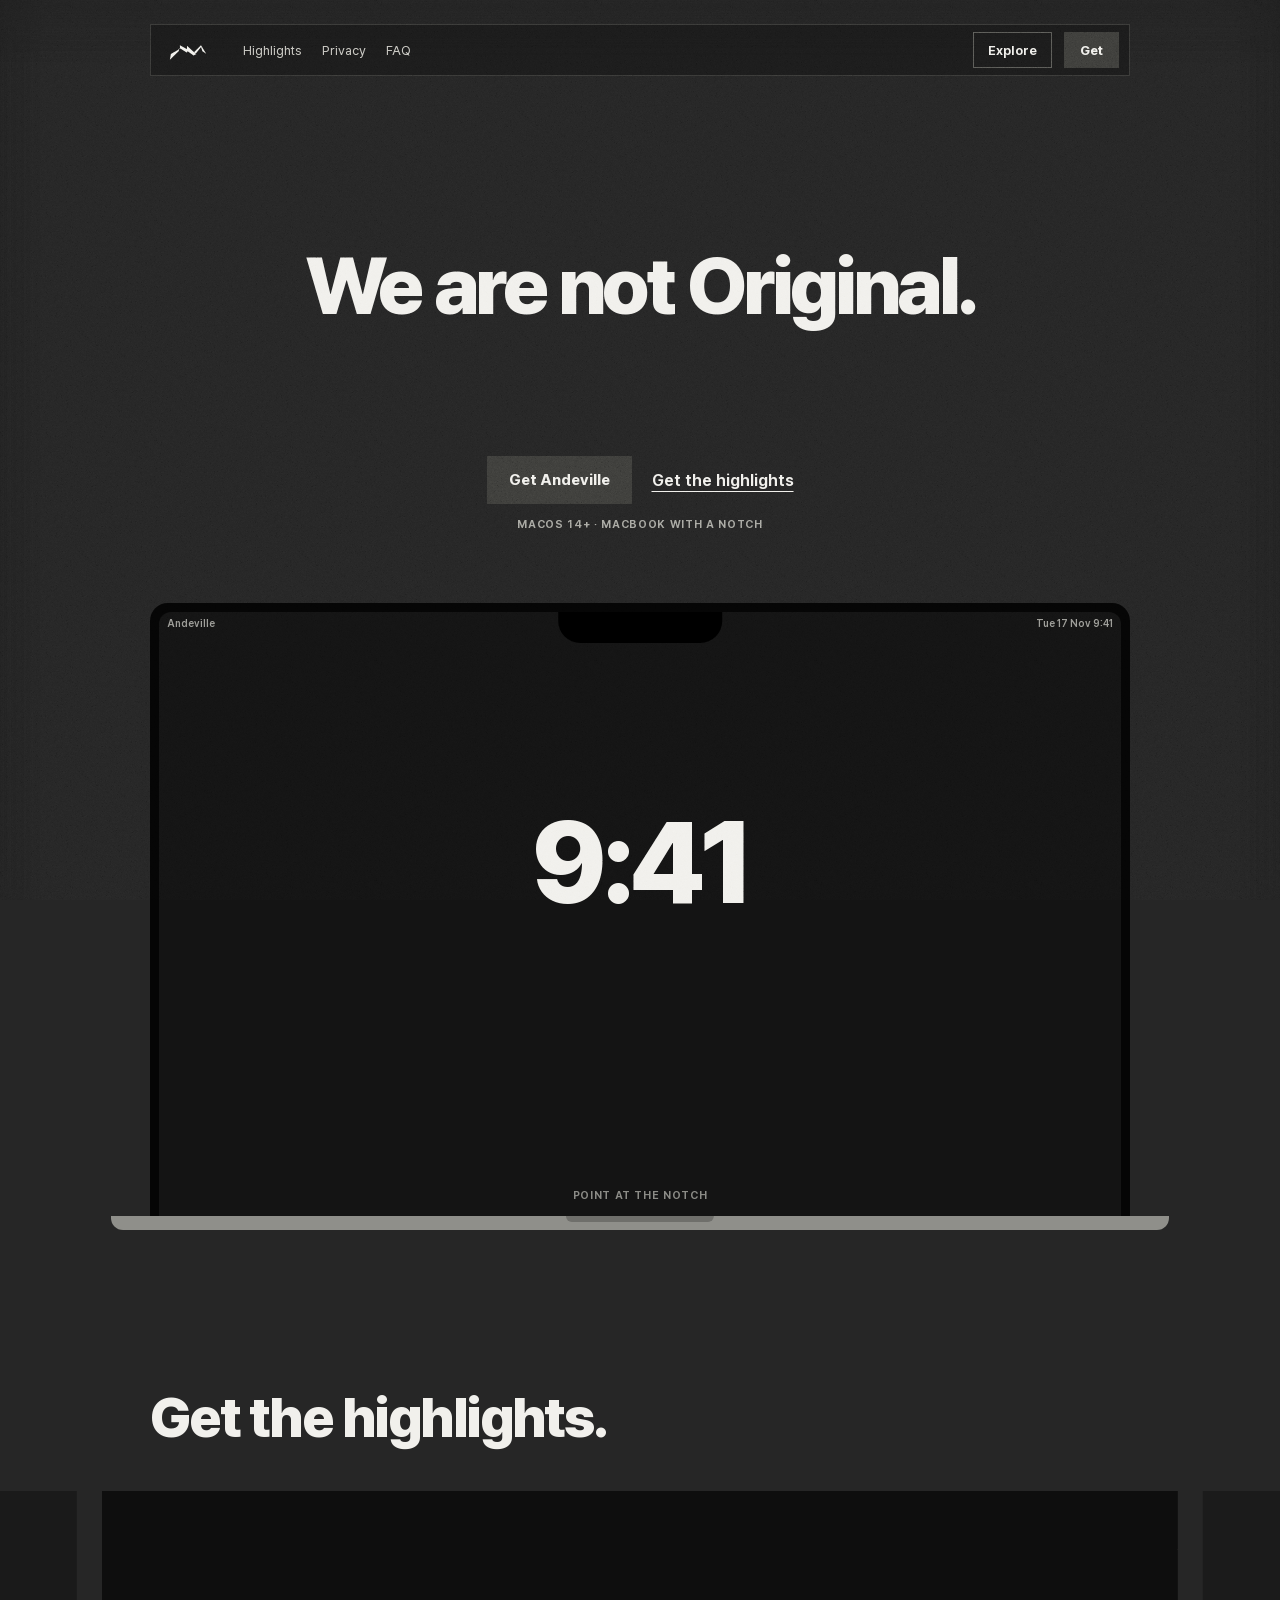
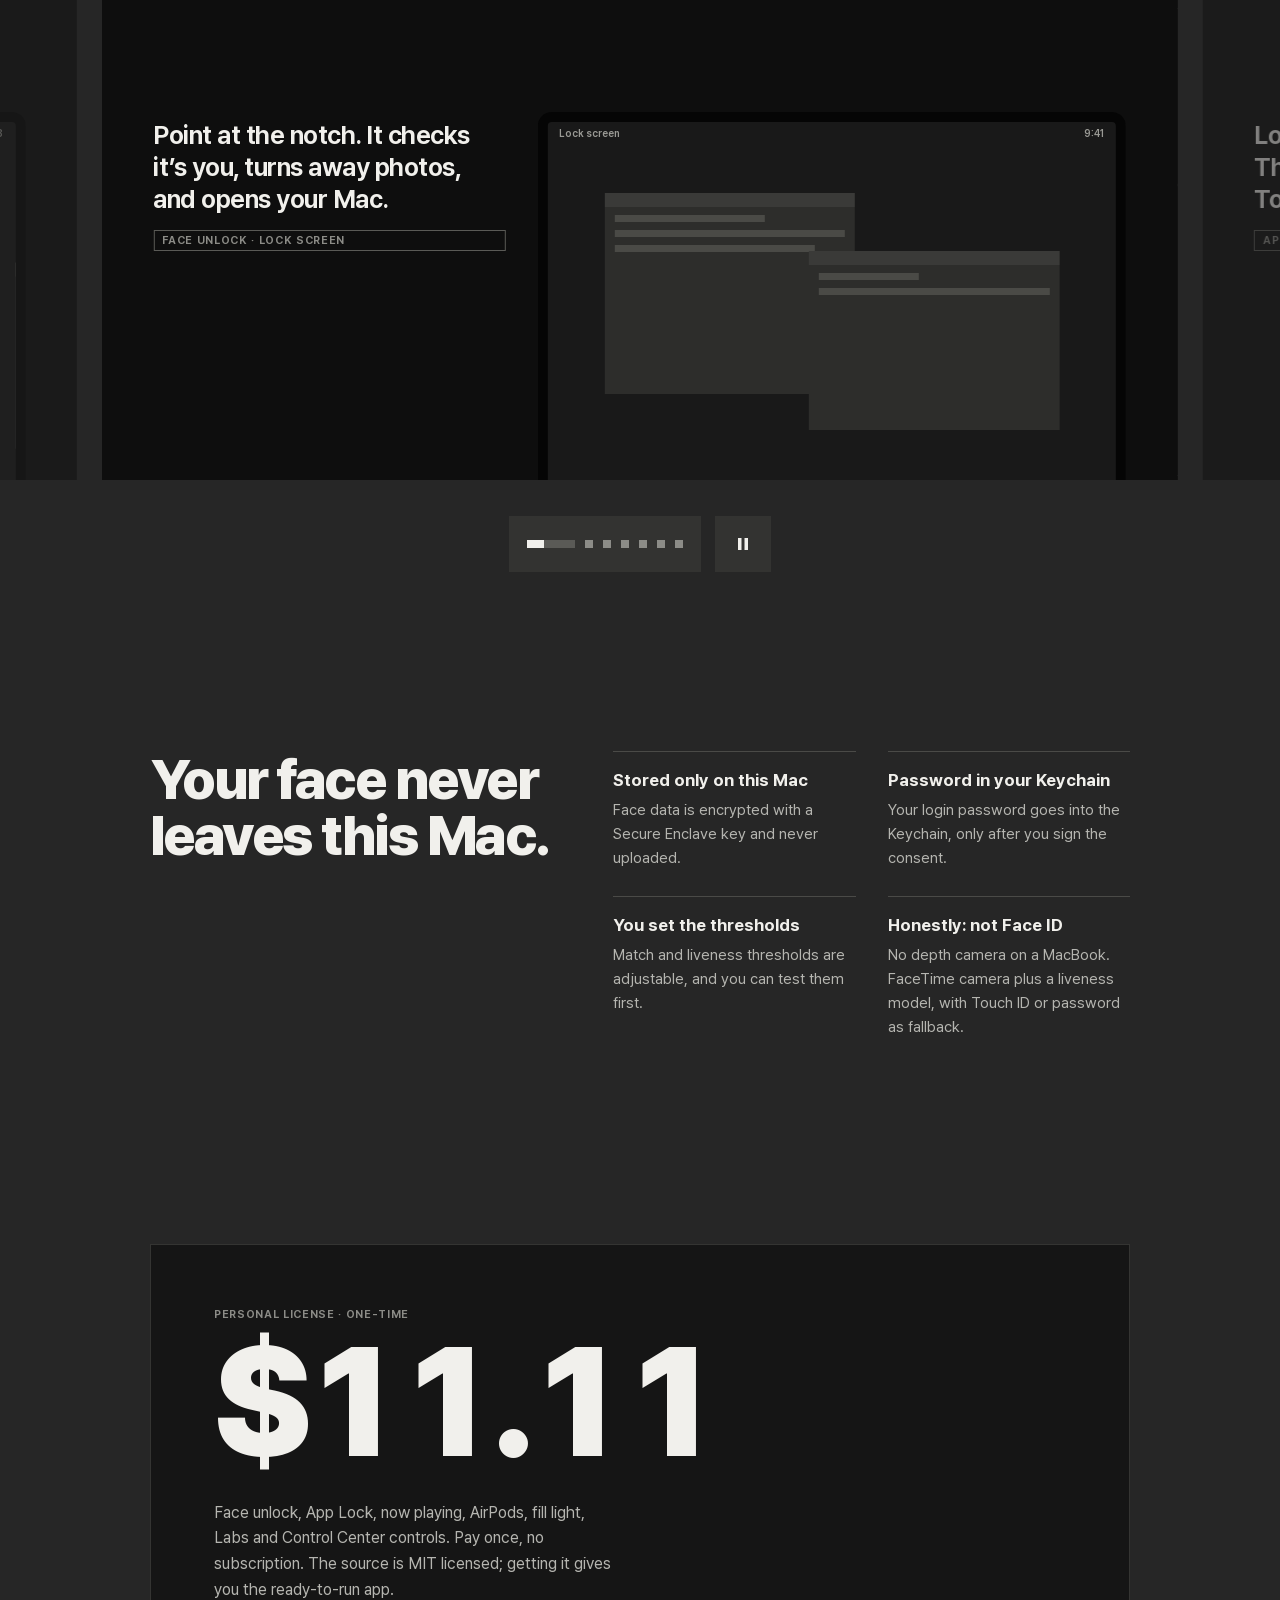
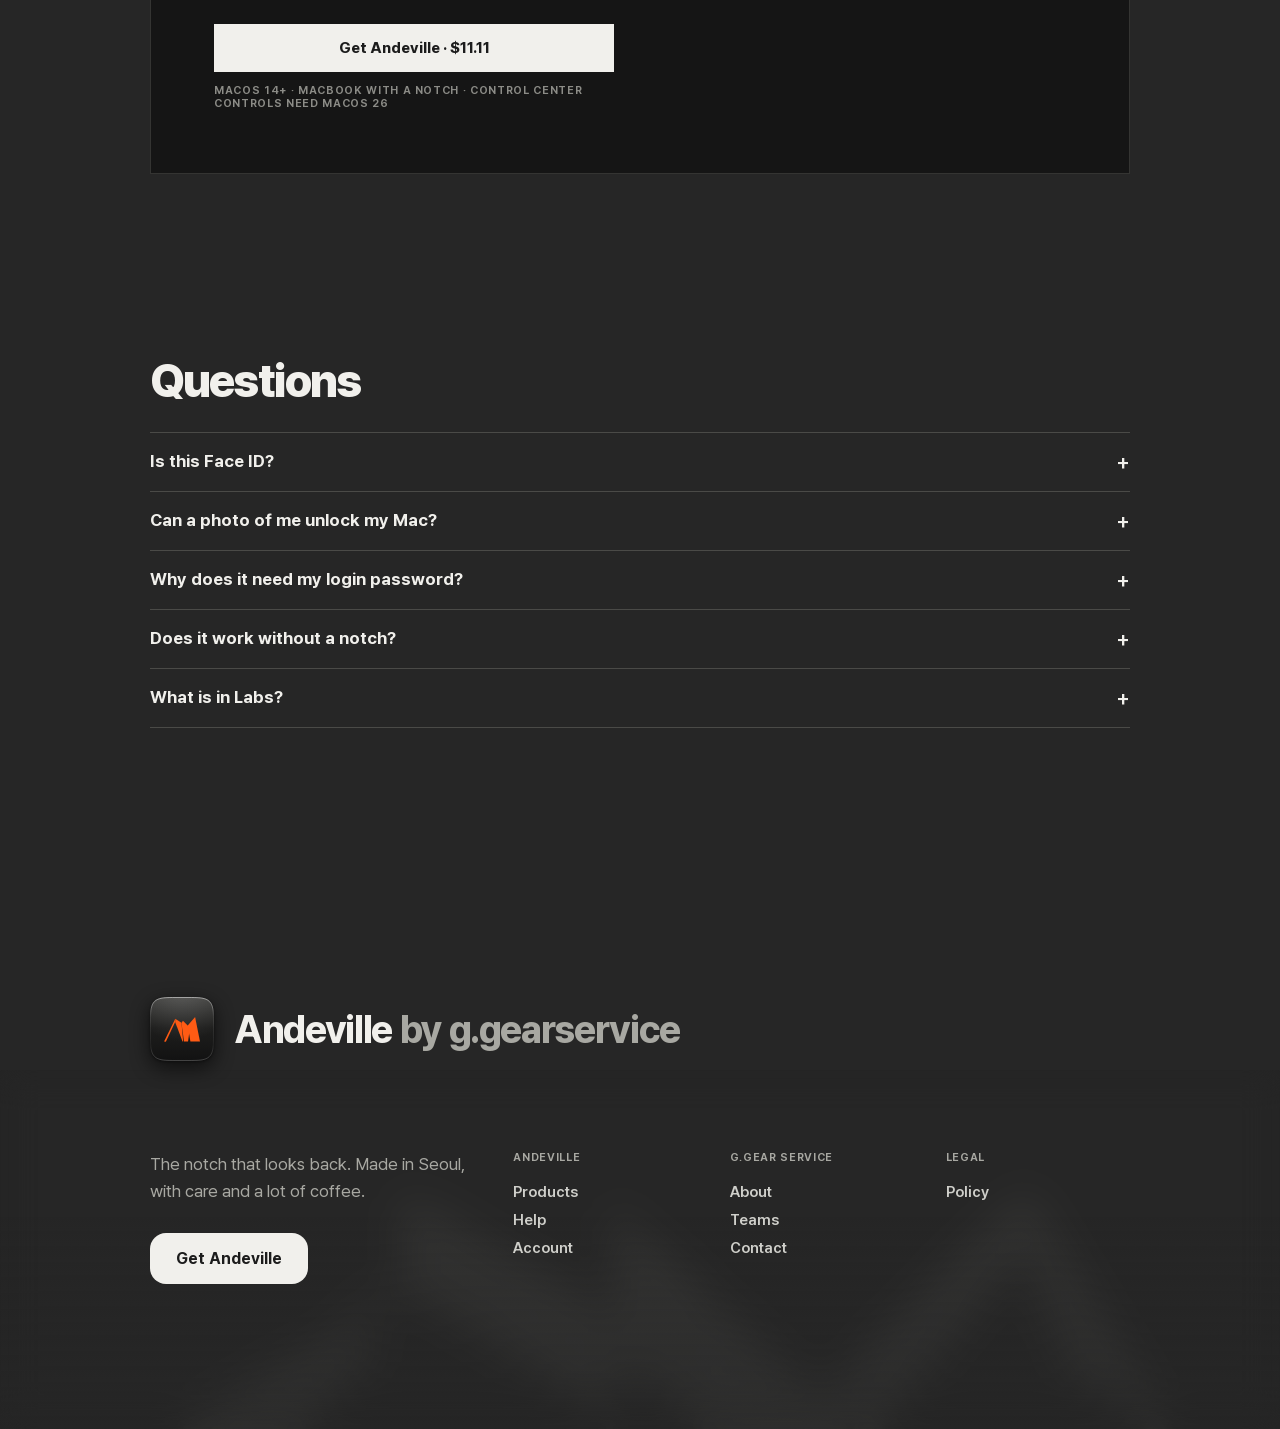
<file: site/index.html>
<!doctype html>
<html lang="en">
<head>
<meta charset="utf-8">
<script>document.documentElement.classList.add("js")</script>
<meta name="viewport" content="width=device-width, initial-scale=1">
<title data-i18n="index.title">Andeville — we are just one</title>
<meta name="description" data-i18n-attr="content:index.meta.description" content="Andeville turns the MacBook notch into a live island that unlocks your Mac with your face, guards your apps and plays what you’re listening to. On-device. One-time purchase.">
<meta name="theme-color" content="#262626">
<link rel="preload" href="fonts/PretendardVariable.woff2" as="font" type="font/woff2" crossorigin>
<link rel="stylesheet" href="style.css?v=114">
</head>
<body>

<svg width="0" height="0" style="position:absolute" aria-hidden="true">
  <symbol id="mk" viewBox="0 190 668 290">
    <polygon points="221.64 456.87 38.32 243.43 -.01 243.43 -.01 464.57 225.4 296.72 221.64 456.87"/>
    <polygon points="221.64 456.87 337.95 243.43 377.65 243.43 405.93 203.53 352.16 428.59 225.4 296.72 221.64 456.87"/>
    <polygon points="536.79 206.6 393.65 310.05 352.16 428.59 405.93 203.53 448.05 243.43 481.78 243.43 536.79 206.6"/>
    <polygon points="472.55 446.54 598.12 223.48 668.08 441.87 668.11 243.43 620.87 243.43 577.17 456.46 536.79 206.6 472.55 446.54"/>
  </symbol>
</svg>

<div class="side-blur lft" aria-hidden="true"><i></i><i></i><i></i><i></i><i></i></div>
<div class="side-blur rgt" aria-hidden="true"><i></i><i></i><i></i><i></i><i></i></div>
<div class="edge" aria-hidden="true"><i></i><i></i><i></i><i></i><i></i><i></i></div>
<header class="pbar">
  <div>
    <a class="brand" href="#top" data-i18n-attr="aria-label:index.nav.top" aria-label="Andeville, back to top">
      <svg class="live-mk" viewBox="0 96 668 488" aria-hidden="true"><polygon/><polygon/><polygon/><polygon/></svg>
    </a>
    <nav class="hide-sm" data-i18n-attr="aria-label:index.nav.sections" aria-label="Sections">
      <a href="#highlights" data-i18n="index.nav.highlights">Highlights</a>
      <a href="#privacy" data-i18n="index.nav.privacy">Privacy</a>
      <a href="#faq" data-i18n="index.nav.faq">FAQ</a>
    </nav>
    <a class="ghost" href="#highlights" data-i18n="index.nav.explore">Explore</a>
    <a class="btn get" href="#buy" data-i18n="index.nav.get">Get</a>
  </div>
</header>

<main>
<section id="top" class="w hero">
  <h1 class="morph rise r3" lang="en" translate="no">But, we are just <em>one.</em></h1>
  <div class="after rise r2">
  <div class="cta">
    <a class="btn get" href="#buy"><span data-i18n="cta.get">Get Andeville</span></a>
    <a href="#highlights" data-i18n="index.hero.highlights">Get the highlights</a>
  </div>
  <div class="lbl" data-i18n="req.short">macOS 14+ · MacBook with a notch</div>

  </div>

  <div class="mac rise r1">
    <div class="lid">
      <button class="screen" data-hero="idle" data-i18n-attr="aria-label:index.hero.notch_idle" aria-label="Notch: locked. Point here to unlock">
        <div class="bar"><span>Andeville</span><span data-i18n="ui.date">Tue 17 Nov 9:41</span></div>
        <div class="h-clock">9:41</div>
        <div class="isl h-isl">
          <svg aria-hidden="true"><use href="#mk"/></svg>
          <span class="h-text" data-i18n="ui.checking">Checking it’s you…</span>
        </div>
        <div class="lbl h-hint" data-i18n="ui.point">Point at the notch</div>
      </button>
    </div>
    <div class="base"><i></i></div>
  </div>
</section>

<section id="highlights" class="sec" style="padding-top:clamp(96px,12vw,160px)">
  <div class="w"><h2 class="h2" data-i18n="index.highlights.h">Get the highlights.</h2></div>

  <div class="car" role="region" data-i18n-attr="aria-roledescription:index.car.role;aria-label:index.car.label" aria-roledescription="carousel" aria-label="Andeville highlights">
    <div class="track">

      <div class="slide" role="group" data-i18n-attr="aria-roledescription:index.car.slide_role;aria-label:index.car.face" aria-roledescription="slide" aria-label="Face unlock">
        <p class="cap" data-i18n="index.car.face.cap">Point at the notch. It checks it’s you, turns away photos, and opens your Mac.<span class="tag">Face unlock · lock screen</span></p>
        <div class="scr" aria-hidden="true">
          <div class="f-veil a"></div>
          <div class="bar"><span data-i18n="ui.lock_screen">Lock screen</span><span>9:41</span></div>
          <div class="f-clock a">9:41</div>
          <div class="win" style="left:10%;top:20%;width:44%;height:56%"><i class="ln" style="width:60%"></i><i class="ln"></i><i class="ln" style="width:80%"></i></div>
          <div class="win" style="left:46%;top:36%;width:44%;height:50%"><i class="ln" style="width:40%"></i><i class="ln"></i></div>
          <div class="isl f-isl a">
            <svg class="f-mk a"><use href="#mk"/></svg>
            <span class="f-t1 a" data-i18n="ui.checking">Checking it’s you…</span><span class="f-t2 a" data-i18n="ui.welcome">Welcome back</span>
          </div>
          <svg class="cur f-cur a" viewBox="0 0 18 18"><polygon points="2,1 2,15 6,11 9,17 11,16 8,10 14,10" fill="#f1f0ec" stroke="#000" stroke-width="1"/></svg>
        </div>
      </div>

      <div class="slide" role="group" data-i18n-attr="aria-roledescription:index.car.slide_role;aria-label:index.car.applock" aria-roledescription="slide" aria-label="App Lock">
        <p class="cap" data-i18n="index.car.applock.cap">Lock the apps that matter. They open for your face, or Touch ID.<span class="tag">App Lock</span></p>
        <div class="scr" aria-hidden="true">
          <div class="bar"><span data-i18n="index.mock.notes">Notes</span><span>10:15</span></div>
          <div class="win l-win a"><i class="ln" style="width:50%"></i><i class="ln"></i><i class="ln" style="width:90%"></i><i class="ln" style="width:70%"></i><i class="ln"></i><i class="ln" style="width:60%"></i>
            <div class="l-blur a"></div>
            <div class="l-card a"><svg width="14" height="14" viewBox="0 0 24 24" fill="none" stroke="currentColor" stroke-width="2.4"><rect x="5" y="11" width="14" height="10"/><path d="M8 11V7a4 4 0 0 1 8 0v4"/></svg><span data-i18n="index.mock.notes_locked">Notes is locked · look at the notch</span></div>
          </div>
          <div class="isl l-isl a"><svg class="l-mk a"><use href="#mk"/></svg></div>
        </div>
      </div>

      <div class="slide" role="group" data-i18n-attr="aria-roledescription:index.car.slide_role;aria-label:index.car.music" aria-roledescription="slide" aria-label="Now playing">
        <p class="cap" data-i18n="index.car.music.cap">Your music lives in the notch. Bars move to the real sound. Swipe to skip.<span class="tag">Now playing · sample track</span></p>
        <div class="scr" aria-hidden="true">
          <div class="bar"><span data-i18n="ui.desktop">Desktop</span><span>13:20</span></div>
          <div class="win" style="left:12%;top:34%;width:76%;height:56%"><i class="ln" style="width:30%"></i><i class="ln"></i></div>
          <div class="isl m-isl a">
            <div class="m-art"><svg class="mk"><use href="#mk"/></svg></div>
            <div class="m-tt"><span class="m-a a"><b>Grid Line</b><br><small data-i18n="ui.sample_track">Sample track</small></span><span class="m-b a"><b>Slit Study</b><br><small data-i18n="ui.sample_track">Sample track</small></span></div>
            <div class="eq"><i></i><i></i><i></i><i></i><i></i><i></i></div>
          </div>
          <i class="m-swipe a"></i>
        </div>
      </div>

      <div class="slide" role="group" data-i18n-attr="aria-roledescription:index.car.slide_role" aria-roledescription="slide" aria-label="AirPods">
        <p class="cap" data-i18n="index.car.airpods.cap">AirPods say hello, with battery for each bud and the case.<span class="tag">AirPods live activity · sample levels</span></p>
        <div class="scr" aria-hidden="true">
          <div class="bar"><span data-i18n="ui.desktop">Desktop</span><span>18:05</span></div>
          <div class="win" style="left:18%;top:36%;width:64%;height:52%"><i class="ln" style="width:50%"></i><i class="ln"></i></div>
          <div class="isl p-isl a">
            <svg class="p-pods a" viewBox="0 0 48 48"><path d="M14 8a7 7 0 0 0-7 7c0 4 3 7 6 7v16a2 2 0 0 0 4 0V15a7 7 0 0 0-3-7zM34 8a7 7 0 0 1 7 7c0 4-3 7-6 7v16a2 2 0 0 1-4 0V15a7 7 0 0 1 3-7z"/></svg>
            <div class="p-name"><b>AirPods Pro</b><small data-i18n="index.mock.sample_levels">Sample levels</small></div>
            <div class="p-lv">
              <div>L<span class="p-b" style="--v:82%"><i class="a"></i></span></div>
              <div>R<span class="p-b" style="--v:78%"><i class="a"></i></span></div>
              <div><span data-i18n="index.mock.case">Case</span><span class="p-b" style="--v:55%"><i class="a"></i></span></div>
            </div>
          </div>
        </div>
      </div>

      <div class="slide" role="group" data-i18n-attr="aria-roledescription:index.car.slide_role;aria-label:index.car.fill" aria-roledescription="slide" aria-label="Fill light">
        <p class="cap" data-i18n="index.car.fill.cap">Lights off? The screen glows for a moment so it can still see you.<span class="tag">Fill light</span></p>
        <div class="scr" aria-hidden="true">
          <div class="d-scr a"></div>
          <div class="d-face a"></div>
          <div class="d-t a" data-i18n="index.mock.too_dark">Too dark to see you</div>
          <div class="isl d-isl a"><svg><use href="#mk"/></svg></div>
        </div>
      </div>

      <div class="slide" role="group" data-i18n-attr="aria-roledescription:index.car.slide_role;aria-label:index.car.presence" aria-roledescription="slide" aria-label="Presence">
        <p class="cap" data-i18n="index.car.presence.cap">Walk back to your desk and it starts looking for you.<span class="tag">Labs · 18–22 kHz echo or AirPods signal</span></p>
        <div class="scr" aria-hidden="true">
          <div class="bar"><span data-i18n="index.mock.locked">Locked</span><span>18–22 kHz</span></div>
          <i class="r-ring l"></i><i class="r-ring l"></i><i class="r-ring l"></i>
          <i class="r-ring r"></i><i class="r-ring r"></i><i class="r-ring r"></i>
          <div class="r-me a"></div>
          <div class="isl r-isl a"><span class="r-t a" data-i18n="ui.welcome">Welcome back</span></div>
        </div>
      </div>

      <div class="slide" role="group" data-i18n-attr="aria-roledescription:index.car.slide_role;aria-label:index.car.browser" aria-roledescription="slide" aria-label="Desk browser">
        <p class="cap" data-i18n="index.car.browser.cap">Show the desktop and it’s a browser, ready to type into.<span class="tag">Labs · desk browser</span></p>
        <div class="scr" aria-hidden="true">
          <div class="bar"><span data-i18n="ui.desktop">Desktop</span><span>23:58</span></div>
          <div class="b-addr a" data-i18n="ui.addr">andeville.app · type an address or search</div>
          <div class="b-pg a"><i></i><i></i><i></i><i></i></div>
          <div class="win b-w1 a"><i class="ln" style="width:40%"></i><i class="ln"></i></div>
          <div class="win b-w2 a"><i class="ln" style="width:60%"></i><i class="ln"></i></div>
          <div class="isl b-isl"></div>
        </div>
      </div>

    </div>

    <div class="ctl">
      <div class="dots" role="tablist" data-i18n-attr="aria-label:index.car.choose" aria-label="Choose a highlight"></div>
      <button class="pp" data-i18n-attr="aria-label:index.car.pause" aria-label="Pause highlights">
        <svg class="pause" width="16" height="16" viewBox="0 0 16 16" fill="currentColor" aria-hidden="true"><rect x="3" y="2" width="3.5" height="12"/><rect x="9.5" y="2" width="3.5" height="12"/></svg>
        <svg class="play" width="16" height="16" viewBox="0 0 16 16" fill="currentColor" aria-hidden="true"><polygon points="4,2 14,8 4,14"/></svg>
      </button>
    </div>
  </div>
</section>

<section id="privacy" class="w sec">
  <div class="priv">
    <h2 class="h2" data-i18n="index.privacy.h">Your face never leaves this Mac.</h2>
    <div class="priv-grid">
      <div><b data-i18n="index.privacy.local.t">Stored only on this Mac</b><p data-i18n="index.privacy.local.d">Face data is encrypted with a Secure Enclave key and never uploaded.</p></div>
      <div><b data-i18n="index.privacy.keychain.t">Password in your Keychain</b><p data-i18n="index.privacy.keychain.d">Your login password goes into the Keychain, only after you sign the consent.</p></div>
      <div><b data-i18n="index.privacy.thresholds.t">You set the thresholds</b><p data-i18n="index.privacy.thresholds.d">Match and liveness thresholds are adjustable, and you can test them first.</p></div>
      <div><b data-i18n="index.privacy.honest.t">Honestly: not Face ID</b><p data-i18n="index.privacy.honest.d">No depth camera on a MacBook. FaceTime camera plus a liveness model, with Touch ID or password as fallback.</p></div>
    </div>
  </div>
</section>

<section id="buy" class="w sec">
  <div class="buy">
    <div>
      <div class="lbl" data-i18n="index.buy.license">Personal license · one-time</div>
      <div class="price" data-price>$11.11</div>
    </div>
    <div class="buy-r">
      <p data-i18n="index.buy.body">Face unlock, App Lock, now playing, AirPods, fill light, Labs and Control Center controls. Pay once, no subscription. The source is MIT licensed; getting it gives you the ready-to-run app.</p>
      <a class="btn" data-buy href="#buy"><span data-i18n="index.buy.cta">Get Andeville · <span data-price>$11.11</span></span></a>
      <div class="lbl" data-i18n="index.buy.req">macOS 14+ · MacBook with a notch · Control Center controls need macOS 26</div>
    </div>
  </div>
</section>

<section id="faq" class="w sec">
  <h2 data-i18n="index.faq.h">Questions</h2>
  <details><summary data-i18n="index.faq.faceid.q">Is this Face ID?</summary><p data-i18n="index.faq.faceid.a">No. A MacBook has no depth camera, so Andeville uses the FaceTime camera and an on-device liveness model. Touch ID and your password stay as the fallback.</p></details>
  <details><summary data-i18n="index.faq.photo.q">Can a photo of me unlock my Mac?</summary><p data-i18n="index.faq.photo.a">The liveness model is there to reject photos and screens. You can raise the match and liveness thresholds in settings.</p></details>
  <details><summary data-i18n="index.faq.password.q">Why does it need my login password?</summary><p data-i18n="index.faq.password.a">macOS unlocks with your password, so Andeville enters it once it recognizes you. It is kept in the Keychain, only after you sign the consent.</p></details>
  <details><summary data-i18n="index.faq.notch.q">Does it work without a notch?</summary><p data-i18n="index.faq.notch.a">No. It needs a MacBook with a notch and macOS 14 or later.</p></details>
  <details><summary data-i18n="index.faq.labs.q">What is in Labs?</summary><p data-i18n="index.faq.labs.a">Experiments you switch on in settings: presence sensing with an 18–22 kHz ultrasonic echo or your AirPods signal, and the desk browser.</p></details>
</section>
</main>

<footer class="foot">
  <div class="w foot-top">
    <div class="foot-app">
      <span class="foot-icon" aria-hidden="true"><svg viewBox="0 0 100 100"><defs>
<linearGradient id="fi-bg" x1="0" y1="0" x2="0" y2="1"><stop offset="0" stop-color="#3c3c3a"/><stop offset=".48" stop-color="#1e1e1d"/><stop offset="1" stop-color="#121212"/></linearGradient>
<radialGradient id="fi-sheen" cx=".5" cy="-.15" r=".85"><stop offset="0" stop-color="#fff" stop-opacity=".16"/><stop offset="1" stop-color="#fff" stop-opacity="0"/></radialGradient>
<linearGradient id="fi-rim" x1="0" y1="0" x2="0" y2="1"><stop offset="0" stop-color="#fff" stop-opacity=".5"/><stop offset=".3" stop-color="#fff" stop-opacity=".1"/><stop offset=".75" stop-color="#fff" stop-opacity=".06"/><stop offset="1" stop-color="#fff" stop-opacity=".22"/></linearGradient>
</defs><path d="M100.00 50.00 L99.97 65.36 L99.89 70.26 L99.75 73.81 L99.56 76.68 L99.31 79.12 L99.01 81.26 L98.64 83.17 L98.22 84.89 L97.74 86.46 L97.20 87.89 L96.60 89.21 L95.94 90.43 L95.20 91.54 L94.40 92.58 L93.53 93.53 L92.58 94.40 L91.54 95.20 L90.43 95.94 L89.21 96.60 L87.89 97.20 L86.46 97.74 L84.89 98.22 L83.17 98.64 L81.26 99.01 L79.12 99.31 L76.68 99.56 L73.81 99.75 L70.26 99.89 L65.36 99.97 L50.00 100.00 L34.64 99.97 L29.74 99.89 L26.19 99.75 L23.32 99.56 L20.88 99.31 L18.74 99.01 L16.83 98.64 L15.11 98.22 L13.54 97.74 L12.11 97.20 L10.79 96.60 L9.57 95.94 L8.46 95.20 L7.42 94.40 L6.47 93.53 L5.60 92.58 L4.80 91.54 L4.06 90.43 L3.40 89.21 L2.80 87.89 L2.26 86.46 L1.78 84.89 L1.36 83.17 L0.99 81.26 L0.69 79.12 L0.44 76.68 L0.25 73.81 L0.11 70.26 L0.03 65.36 L0.00 50.00 L0.03 34.64 L0.11 29.74 L0.25 26.19 L0.44 23.32 L0.69 20.88 L0.99 18.74 L1.36 16.83 L1.78 15.11 L2.26 13.54 L2.80 12.11 L3.40 10.79 L4.06 9.57 L4.80 8.46 L5.60 7.42 L6.47 6.47 L7.42 5.60 L8.46 4.80 L9.57 4.06 L10.79 3.40 L12.11 2.80 L13.54 2.26 L15.11 1.78 L16.83 1.36 L18.74 0.99 L20.88 0.69 L23.32 0.44 L26.19 0.25 L29.74 0.11 L34.64 0.03 L50.00 0.00 L65.36 0.03 L70.26 0.11 L73.81 0.25 L76.68 0.44 L79.12 0.69 L81.26 0.99 L83.17 1.36 L84.89 1.78 L86.46 2.26 L87.89 2.80 L89.21 3.40 L90.43 4.06 L91.54 4.80 L92.58 5.60 L93.53 6.47 L94.40 7.42 L95.20 8.46 L95.94 9.57 L96.60 10.79 L97.20 12.11 L97.74 13.54 L98.22 15.11 L98.64 16.83 L99.01 18.74 L99.31 20.88 L99.56 23.32 L99.75 26.19 L99.89 29.74 L99.97 34.64Z" fill="url(#fi-bg)"/><path d="M100.00 50.00 L99.97 65.36 L99.89 70.26 L99.75 73.81 L99.56 76.68 L99.31 79.12 L99.01 81.26 L98.64 83.17 L98.22 84.89 L97.74 86.46 L97.20 87.89 L96.60 89.21 L95.94 90.43 L95.20 91.54 L94.40 92.58 L93.53 93.53 L92.58 94.40 L91.54 95.20 L90.43 95.94 L89.21 96.60 L87.89 97.20 L86.46 97.74 L84.89 98.22 L83.17 98.64 L81.26 99.01 L79.12 99.31 L76.68 99.56 L73.81 99.75 L70.26 99.89 L65.36 99.97 L50.00 100.00 L34.64 99.97 L29.74 99.89 L26.19 99.75 L23.32 99.56 L20.88 99.31 L18.74 99.01 L16.83 98.64 L15.11 98.22 L13.54 97.74 L12.11 97.20 L10.79 96.60 L9.57 95.94 L8.46 95.20 L7.42 94.40 L6.47 93.53 L5.60 92.58 L4.80 91.54 L4.06 90.43 L3.40 89.21 L2.80 87.89 L2.26 86.46 L1.78 84.89 L1.36 83.17 L0.99 81.26 L0.69 79.12 L0.44 76.68 L0.25 73.81 L0.11 70.26 L0.03 65.36 L0.00 50.00 L0.03 34.64 L0.11 29.74 L0.25 26.19 L0.44 23.32 L0.69 20.88 L0.99 18.74 L1.36 16.83 L1.78 15.11 L2.26 13.54 L2.80 12.11 L3.40 10.79 L4.06 9.57 L4.80 8.46 L5.60 7.42 L6.47 6.47 L7.42 5.60 L8.46 4.80 L9.57 4.06 L10.79 3.40 L12.11 2.80 L13.54 2.26 L15.11 1.78 L16.83 1.36 L18.74 0.99 L20.88 0.69 L23.32 0.44 L26.19 0.25 L29.74 0.11 L34.64 0.03 L50.00 0.00 L65.36 0.03 L70.26 0.11 L73.81 0.25 L76.68 0.44 L79.12 0.69 L81.26 0.99 L83.17 1.36 L84.89 1.78 L86.46 2.26 L87.89 2.80 L89.21 3.40 L90.43 4.06 L91.54 4.80 L92.58 5.60 L93.53 6.47 L94.40 7.42 L95.20 8.46 L95.94 9.57 L96.60 10.79 L97.20 12.11 L97.74 13.54 L98.22 15.11 L98.64 16.83 L99.01 18.74 L99.31 20.88 L99.56 23.32 L99.75 26.19 L99.89 29.74 L99.97 34.64Z" fill="url(#fi-sheen)"/><path d="M99.25 50.00 L99.22 65.13 L99.14 69.96 L99.01 73.45 L98.82 76.28 L98.57 78.68 L98.27 80.79 L97.91 82.67 L97.50 84.37 L97.03 85.91 L96.50 87.32 L95.90 88.62 L95.25 89.82 L94.53 90.92 L93.74 91.94 L92.87 92.87 L91.94 93.74 L90.92 94.53 L89.82 95.25 L88.62 95.90 L87.32 96.50 L85.91 97.03 L84.37 97.50 L82.67 97.91 L80.79 98.27 L78.68 98.57 L76.28 98.82 L73.45 99.01 L69.96 99.14 L65.13 99.22 L50.00 99.25 L34.87 99.22 L30.04 99.14 L26.55 99.01 L23.72 98.82 L21.32 98.57 L19.21 98.27 L17.33 97.91 L15.63 97.50 L14.09 97.03 L12.68 96.50 L11.38 95.90 L10.18 95.25 L9.08 94.53 L8.06 93.74 L7.13 92.87 L6.26 91.94 L5.47 90.92 L4.75 89.82 L4.10 88.62 L3.50 87.32 L2.97 85.91 L2.50 84.37 L2.09 82.67 L1.73 80.79 L1.43 78.68 L1.18 76.28 L0.99 73.45 L0.86 69.96 L0.78 65.13 L0.75 50.00 L0.78 34.87 L0.86 30.04 L0.99 26.55 L1.18 23.72 L1.43 21.32 L1.73 19.21 L2.09 17.33 L2.50 15.63 L2.97 14.09 L3.50 12.68 L4.10 11.38 L4.75 10.18 L5.47 9.08 L6.26 8.06 L7.13 7.13 L8.06 6.26 L9.08 5.47 L10.18 4.75 L11.38 4.10 L12.68 3.50 L14.09 2.97 L15.63 2.50 L17.33 2.09 L19.21 1.73 L21.32 1.43 L23.72 1.18 L26.55 0.99 L30.04 0.86 L34.87 0.78 L50.00 0.75 L65.13 0.78 L69.96 0.86 L73.45 0.99 L76.28 1.18 L78.68 1.43 L80.79 1.73 L82.67 2.09 L84.37 2.50 L85.91 2.97 L87.32 3.50 L88.62 4.10 L89.82 4.75 L90.92 5.47 L91.94 6.26 L92.87 7.13 L93.74 8.06 L94.53 9.08 L95.25 10.18 L95.90 11.38 L96.50 12.68 L97.03 14.09 L97.50 15.63 L97.91 17.33 L98.27 19.21 L98.57 21.32 L98.82 23.72 L99.01 26.55 L99.14 30.04 L99.22 34.87Z" fill="none" stroke="url(#fi-rim)" stroke-width="1.5"/><g class="fi-mark" transform="translate(22 13.5) scale(.084)"><polygon points="205.86 305.25 33.23 669.54 0 668.1 208.1 245.56 205.86 305.25"/><polygon points="205.86 305.25 342.79 668.1 355.78 668.1 323.15 320.05 208.14 244.44 205.86 305.25"/><polygon points="481.53 411.32 350.62 283.23 323.4 321.66 370.24 668.1 445.68 668.1 481.53 411.32"/><polygon points="489.22 668.1 440.13 371.17 576.88 210.25 668.1 668.1"/></g></svg></span>
      <p class="foot-name"><b>Andeville</b> <span data-i18n="foot.by">by g.gearservice</span></p>
    </div>
    <select class="foot-lang" data-i18n-attr="aria-label:foot.lang" aria-label="Language" hidden></select>
  </div>
  <div class="w foot-cols">
    <div class="foot-pitch">
      <p data-i18n="foot.pitch">The notch that looks back. Made in Seoul, with care and a lot of coffee.</p>
      <a class="foot-get" href="index.html#buy" data-i18n="cta.get">Get Andeville</a>
    </div>
    <nav aria-label="Andeville">
      <div class="lbl">Andeville</div>
      <a href="products.html" data-i18n="nav.products">Products</a><a href="help.html" data-i18n="nav.help">Help</a><a href="account.html" data-i18n="nav.account">Account</a>
    </nav>
    <nav aria-label="G.gear service">
      <div class="lbl">G.gear service</div>
      <a href="about.html" data-i18n="nav.about">About</a><a href="teams.html" data-i18n="nav.teams">Teams</a><a href="contact.html" data-i18n="nav.contact">Contact</a>
    </nav>
    <nav data-i18n-attr="aria-label:foot.legal" aria-label="Legal">
      <div class="lbl" data-i18n="foot.legal">Legal</div>
      <a href="policy.html" data-i18n="nav.policy">Policy</a>
    </nav>
  </div>
  <div class="foot-sink"><pre class="foot-bits" aria-hidden="true"></pre></div>
  <div class="edge-blur" aria-hidden="true"><i></i><i></i><i></i><i></i><i></i></div>
</footer>


<script type="module" src="gg.js?v=1"></script>
<script src="common.js?v=64"></script>
<script src="app.js?v=48"></script>
</body>
</html>
</file>
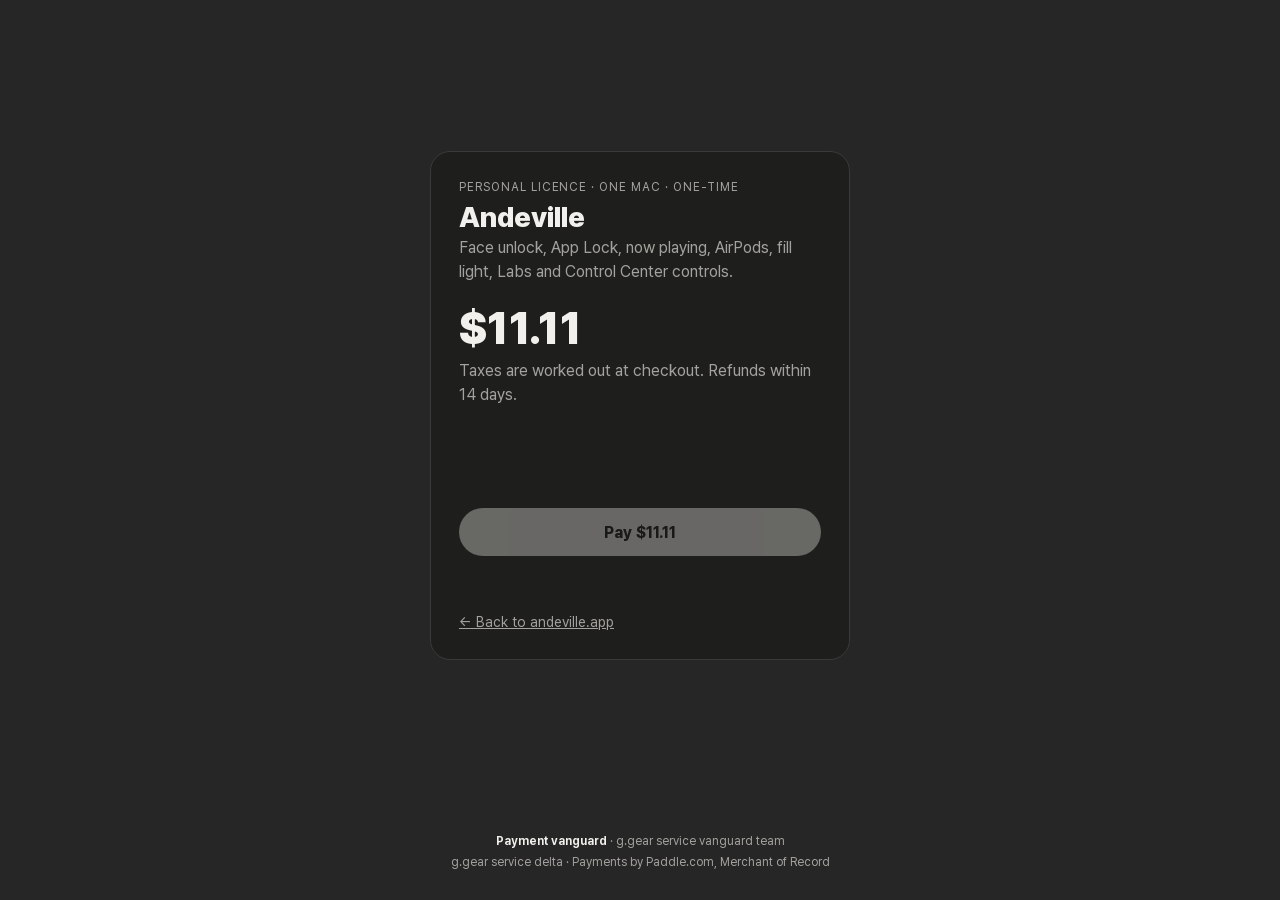
<file: pay/public/index.html>
<!doctype html>
<html lang="en">
<head>
<meta charset="utf-8">
<meta name="viewport" content="width=device-width, initial-scale=1">
<title data-i18n="pay.title">Get Andeville · Payment</title>
<meta name="description" content="Buy Andeville: a personal licence for one Mac, $11.11 once.">
<meta name="robots" content="noindex">
<meta name="theme-color" content="#262626">
<link rel="preload" href="PretendardVariable.woff2" as="font" type="font/woff2" crossorigin>
<style>
@font-face{font-family:"Pretendard";src:url("PretendardVariable.woff2") format("woff2");font-weight:45 920;font-display:swap}
:root{--acc:#ff5b14;--ink:#f1f0ec;--mute:#a3a29d;--line:#3a3a39;--bg:#262626;--card:#1e1e1d;color-scheme:dark}
*{box-sizing:border-box}
body{margin:0;min-height:100dvh;display:grid;grid-template-rows:1fr auto;background:var(--bg);color:var(--ink);font-family:Pretendard,system-ui,sans-serif;-webkit-font-smoothing:antialiased}
main{display:grid;place-items:center;padding:48px 16px}
.card{width:100%;max-width:420px;background:var(--card);border:1px solid var(--line);border-radius:20px;padding:28px}
.lbl{font-size:12px;letter-spacing:.08em;text-transform:uppercase;color:var(--mute)}
h1{margin:6px 0 2px;font-size:28px;font-weight:850}
.price{font-size:44px;font-weight:880;margin:18px 0 4px}
p{margin:0;color:var(--mute);line-height:1.5}
#ts{margin:22px 0 14px;min-height:65px}
button{width:100%;height:48px;border:0;border-radius:999px;background:var(--ink);color:#111;font:inherit;font-weight:750;font-size:16px;cursor:pointer}
button:disabled{opacity:.35;cursor:default}
button:focus-visible{outline:2px solid var(--acc);outline-offset:3px}
#msg{margin-top:16px;min-height:1.5em;color:var(--ink);word-break:break-word}
#msg b{font-family:ui-monospace,Menlo,monospace;font-size:17px;letter-spacing:.04em;user-select:all;white-space:nowrap}
.back{display:inline-block;margin-top:18px;color:var(--mute);font-size:14px}
footer{padding:20px 16px 28px;text-align:center;font-size:12px;color:var(--mute);line-height:1.7}
footer b{color:var(--ink);font-weight:650}
</style>
</head>
<body>
<main>
  <section class="card" aria-labelledby="h">
    <div class="lbl" data-i18n="pay.kind">Personal licence · one Mac · one-time</div>
    <h1 id="h">Andeville</h1>
    <p data-i18n="pay.what">Face unlock, App Lock, now playing, AirPods, fill light, Labs and Control Center controls.</p>
    <div class="price" data-price>$11.11</div>
    <p data-i18n="pay.terms">Taxes are worked out at checkout. Refunds within 14 days.</p>
    <div id="ts" data-i18n-attr="aria-label:pay.bot" aria-label="Bot check"></div>
    <button id="pay" type="button" disabled data-i18n="pay.button">Pay <span data-price>$11.11</span></button>
    <div id="msg" role="status" aria-live="polite"></div>
    <a class="back" href="https://andeville.app/" data-i18n="pay.back">← Back to andeville.app</a>
  </section>
</main>
<footer>
  <div><b>Payment vanguard</b> · g.gear service vanguard team</div>
  <div data-i18n="pay.by">g.gear service delta · Payments by Paddle.com, Merchant of Record</div>
</footer>
<script src="i18n.js?v=1"></script>
<script src="pay.js?v=5"></script>
<script src="https://challenges.cloudflare.com/turnstile/v0/api.js?render=explicit&onload=onTurnstile" async defer></script>
</body>
</html>
</file>
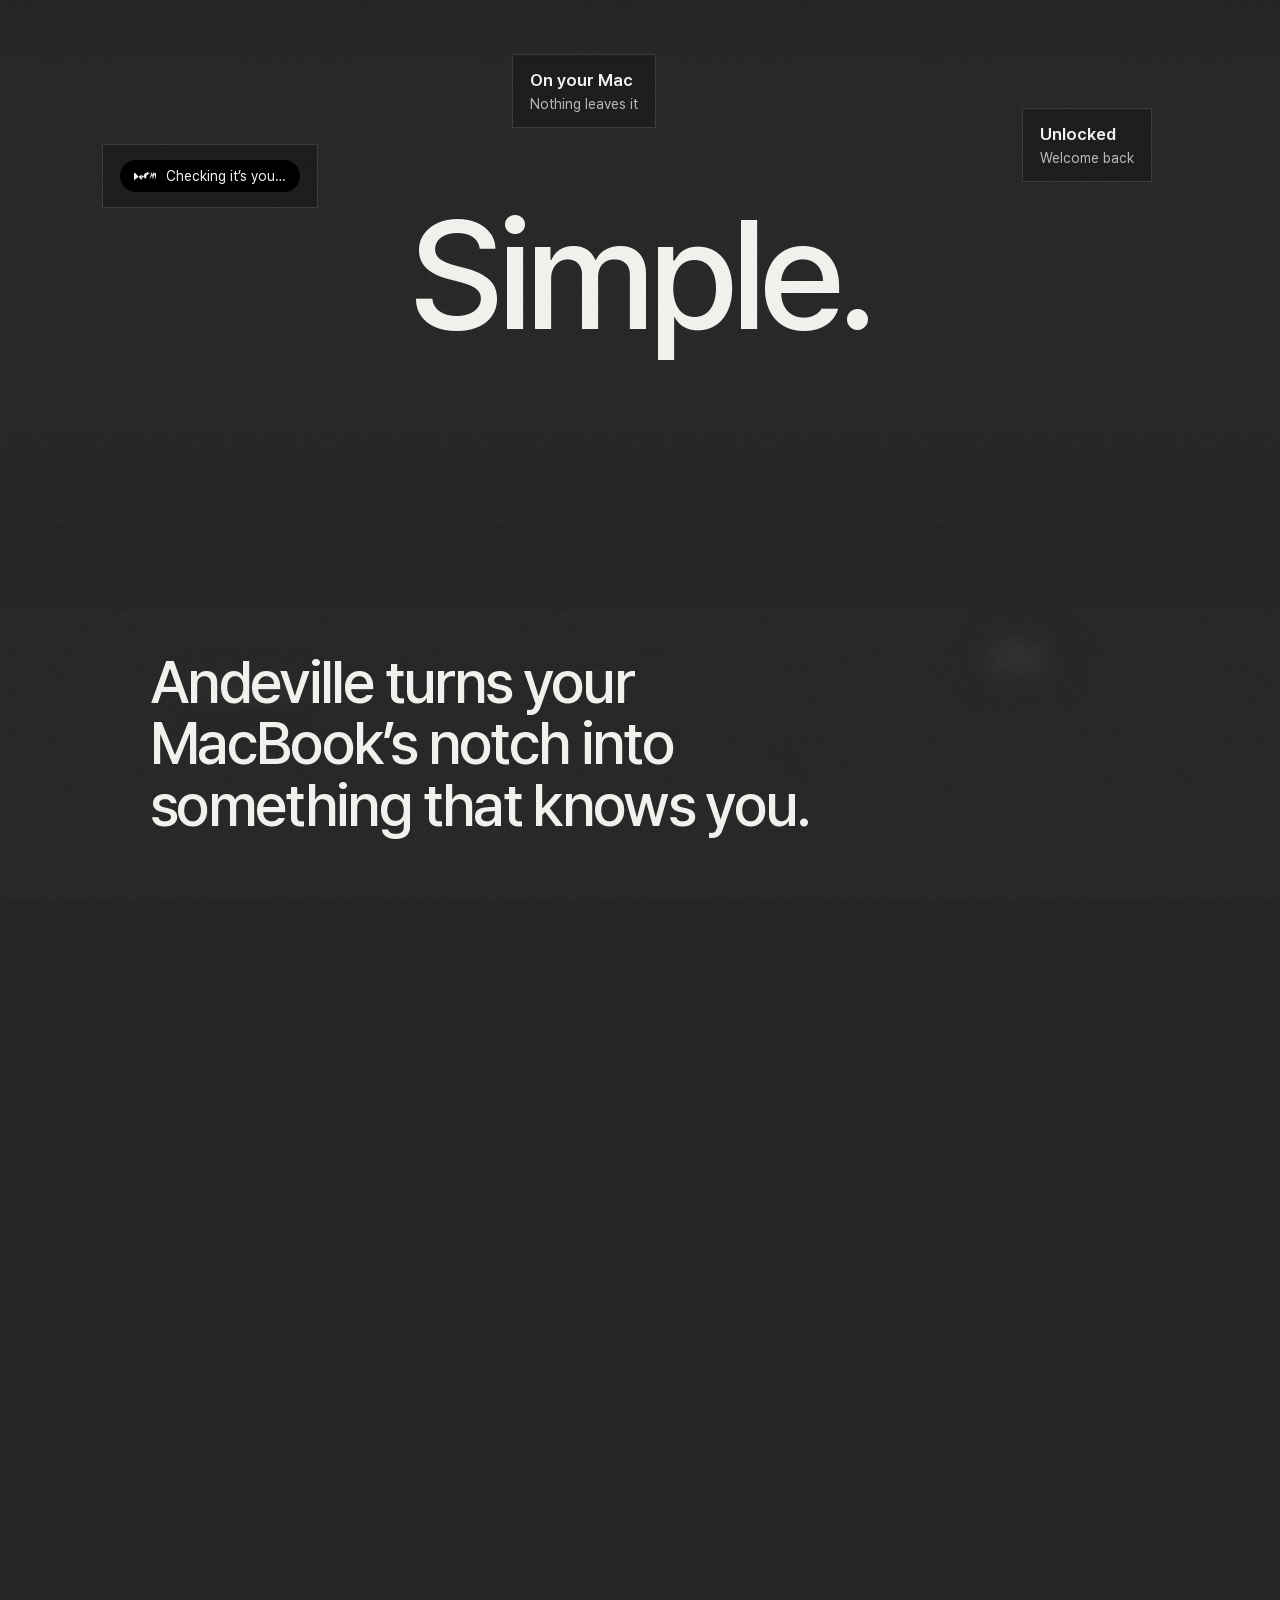
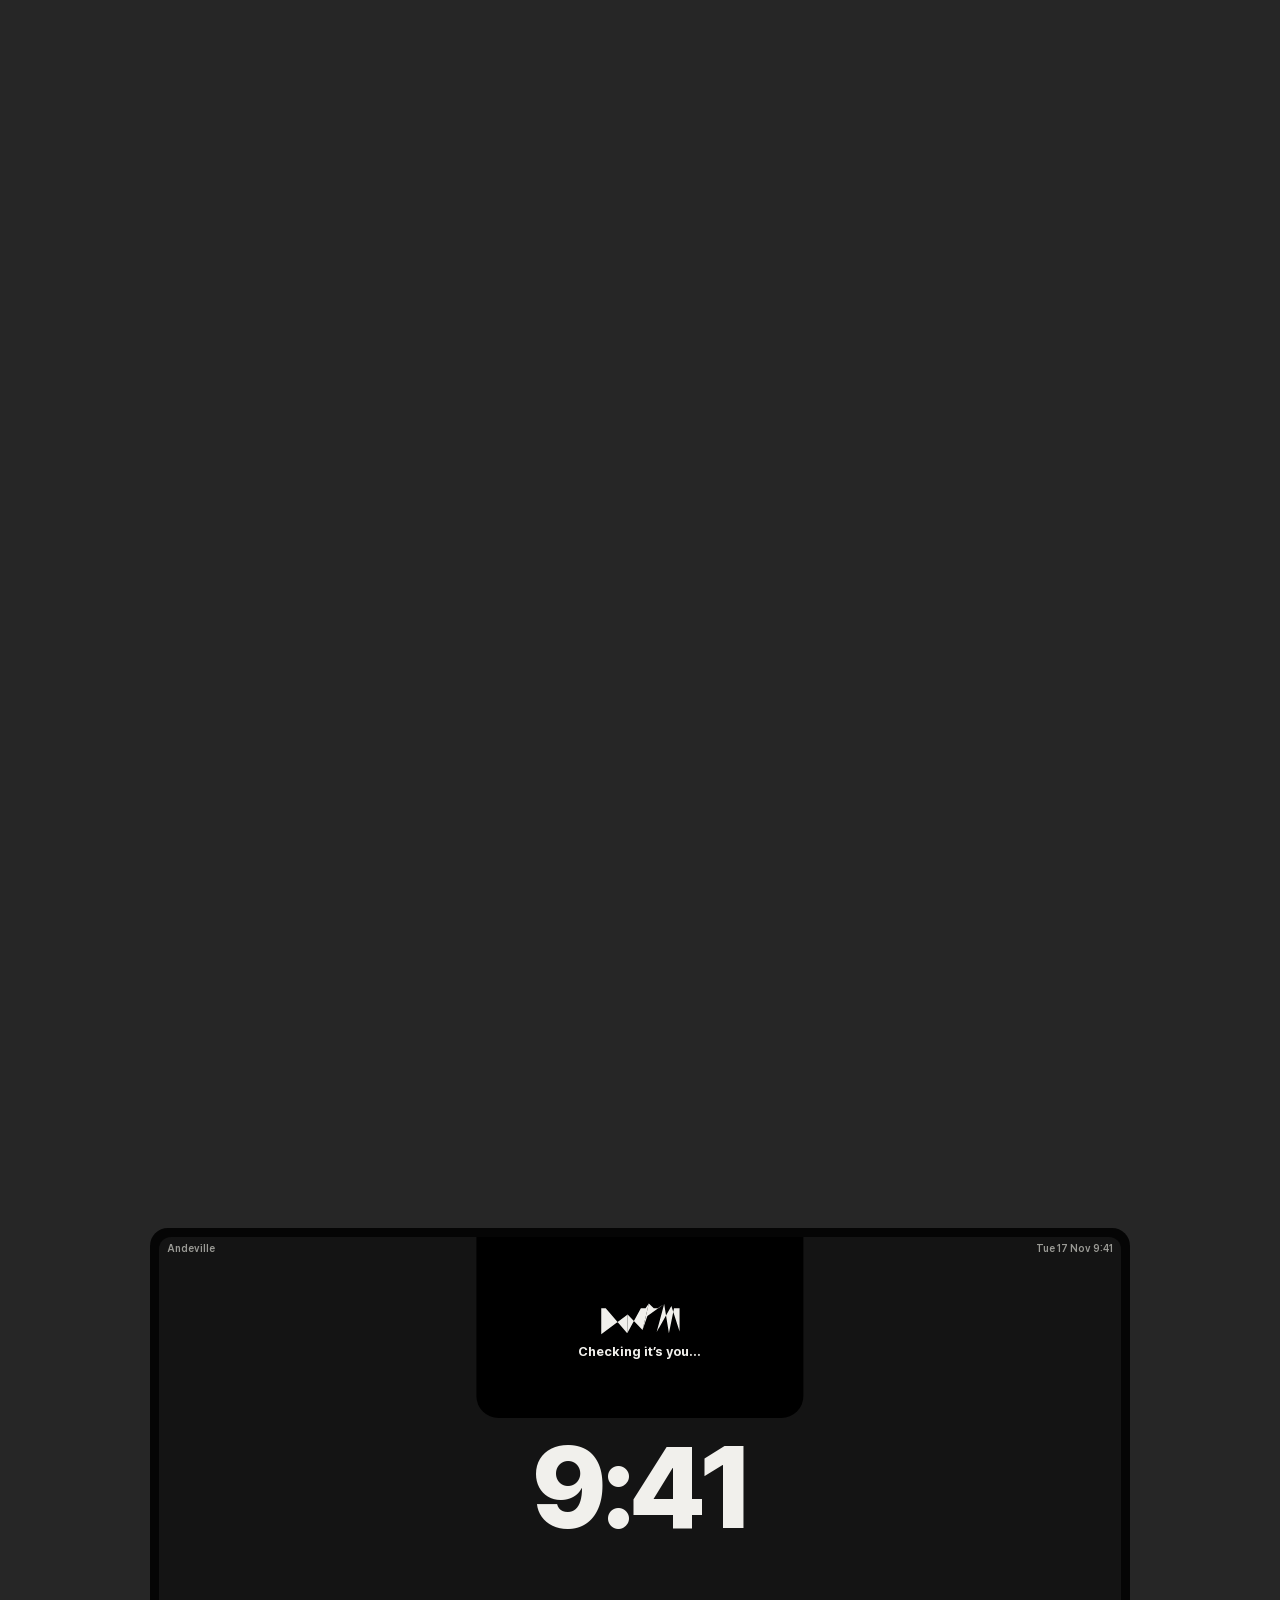
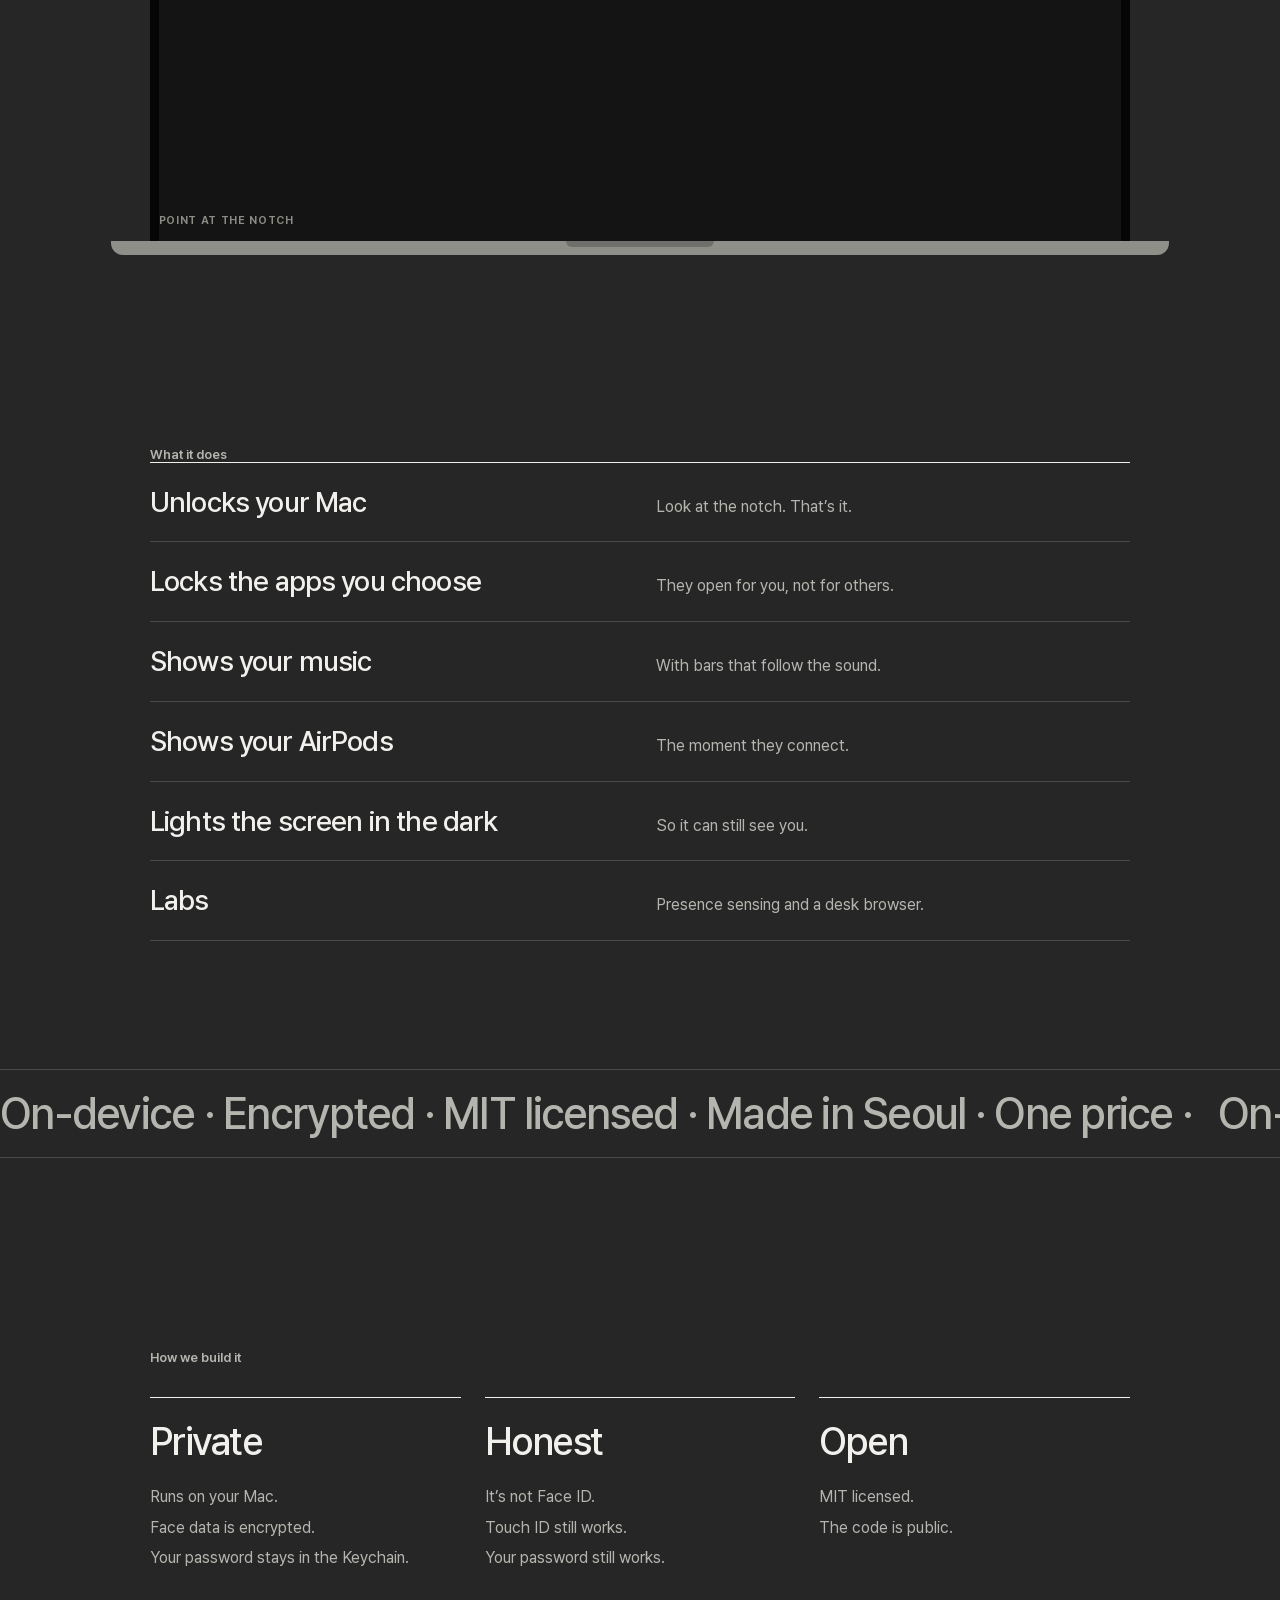
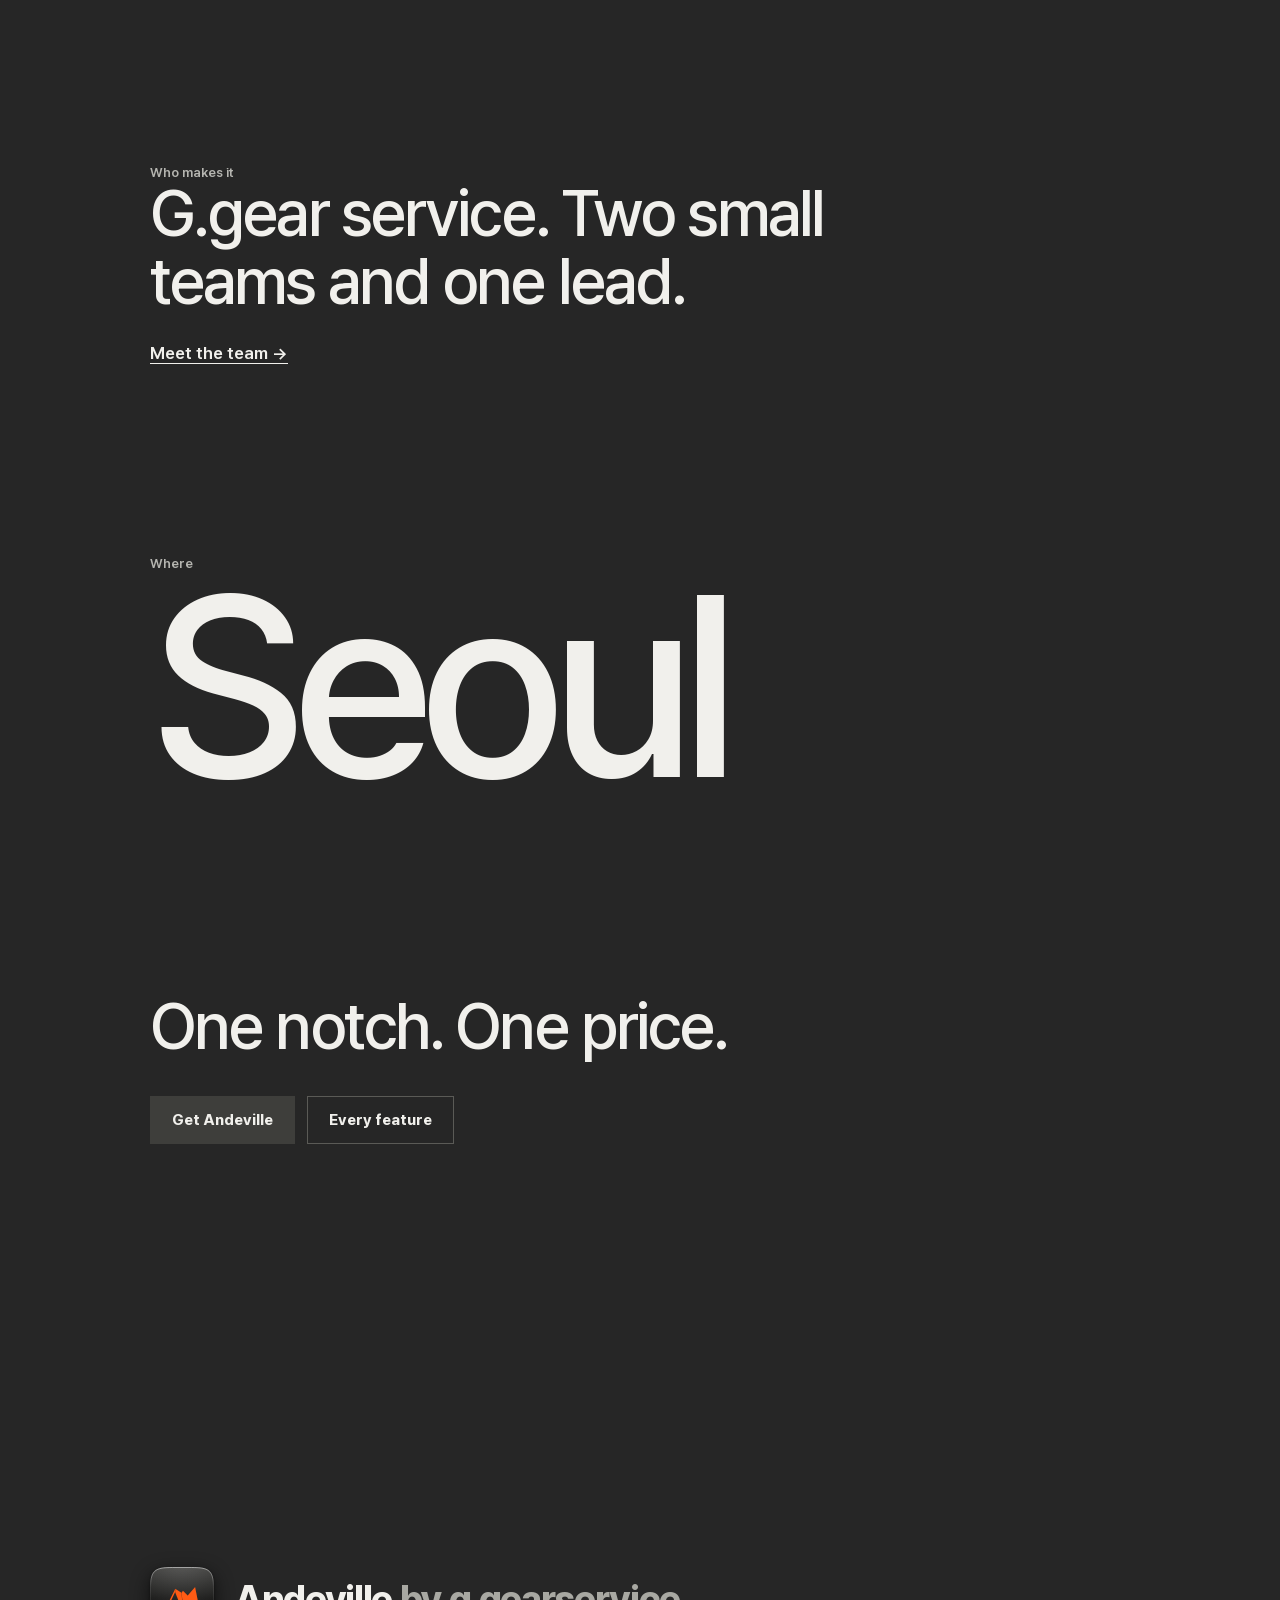
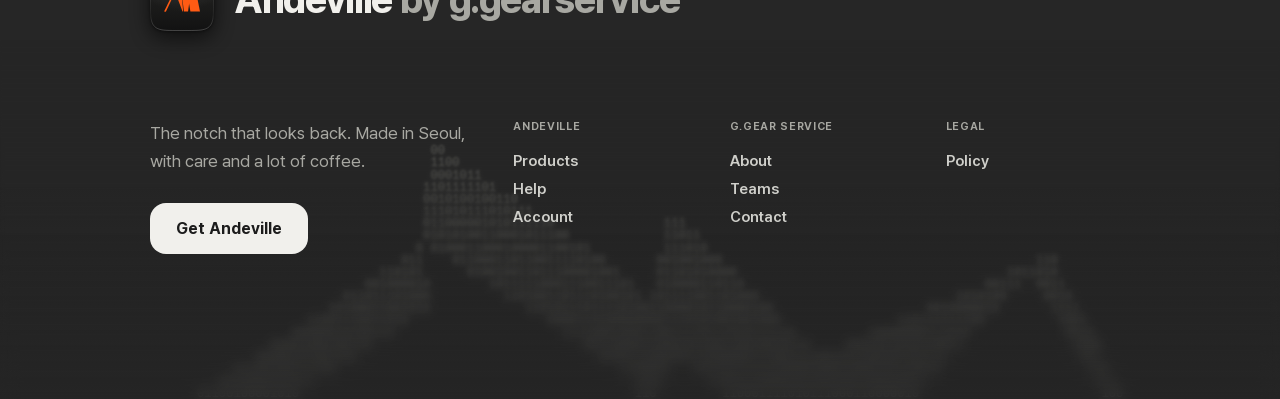
<file: site/about.html>
<!doctype html>
<html lang="en" data-colorway="ink-mist" style="--bg:#262626;--fg:#F1F0EC;--soft:#B5B5B0;--line:#4A4A47;--panel:#3A3A38;--dim:transparent;--pg-bg:#3A3A38;--pg-fg:#F1F0EC;--mark:#F1F0EC;--mark-s:#F1F0EC;--accent:#FF5B14;--on-accent:#1C1C1C;--t-a:#F1F0EC;--t-d:#F1F0EC;--t-l:#F1F0EC;--max:calc(var(--col) + 2 * var(--gut));--gutter:var(--gut)">
<head>
<meta charset="utf-8">
<meta name="viewport" content="width=device-width, initial-scale=1">
<title data-i18n="about.title">About · Andeville</title>
<meta name="description" data-i18n-attr="content:about.description" content="Who makes Andeville, what it is, why it exists, how it is built and where.">
<meta name="theme-color" content="#262626">
<link rel="preload" href="fonts/PretendardVariable.woff2" as="font" type="font/woff2" crossorigin>
<link rel="stylesheet" href="style.css?v=114">
<!-- gdotgear.services, built from the g.gearservice repo (astro build): its sections, styles and motion, in Andeville colours -->
<script>
      // .js gates every hidden start state, so no-JS visitors see the whole page.
      // no-intro: skip the hero replay when flipping colorway routes in one tab session.
      (function(d){d.classList.add('js');
        try{ if(sessionStorage.getItem('intro')) d.classList.add('no-intro'); else sessionStorage.setItem('intro','1'); }catch(e){}
        // if the motion module never runs, un-gate after 3s rather than leave content hidden
        setTimeout(function(){ if(!d.classList.contains('motion-ready')) d.classList.remove('js'); },3000);
      })(document.documentElement);
    </script>
<style>html.lenis,html.lenis body{height:auto}.lenis:not(.lenis-autoToggle).lenis-stopped{overflow:clip}.lenis [data-lenis-prevent],.lenis [data-lenis-prevent-wheel],.lenis [data-lenis-prevent-touch],.lenis [data-lenis-prevent-vertical],.lenis [data-lenis-prevent-horizontal]{overscroll-behavior:contain}.lenis.lenis-smooth iframe{pointer-events:none}.lenis.lenis-autoToggle{transition-behavior:allow-discrete;transition-property:overflow;transition-duration:1ms}
</style>
<link rel="stylesheet" href="gg.css?v=2">
</head>
<body>

<svg width="0" height="0" style="position:absolute" aria-hidden="true" focusable="false"><defs><g id="mark-top"><path d="M900.86,368.96c0,205.81-207.32,372.65-413.12,372.65S115.09,574.77,115.09,368.96"></path><path d="M900.86,368.96c0,205.81-199.22,372.65-405.03,372.65S123.19,574.77,123.19,368.96"></path><path d="M908.96,368.96c0,205.81-199.22,372.65-405.03,372.65s-372.65-166.84-372.65-372.65"></path><path d="M917.05,368.96c0,205.81-199.22,372.65-405.03,372.65s-372.65-166.84-372.65-372.65"></path><path d="M925.15,368.96c0,205.81-199.22,372.65-405.03,372.65s-372.65-166.84-372.65-372.65"></path><path d="M900.86,368.96c0,205.81-166.84,372.65-372.65,372.65s-372.65-166.84-372.65-372.65"></path><path d="M908.96,368.96c0,205.81-166.84,372.65-372.65,372.65s-372.65-166.84-372.65-372.65"></path><path d="M917.05,368.96c0,205.81-166.84,372.65-372.65,372.65s-372.65-166.84-372.65-372.65"></path><path d="M925.15,368.96c0,205.81-166.84,372.65-372.65,372.65s-372.65-166.84-372.65-372.65"></path><path d="M933.24,368.96c0,205.81-166.84,372.65-372.65,372.65s-405.03-166.84-405.03-372.65"></path><path d="M941.34,368.96c0,205.81-166.84,372.65-372.65,372.65s-405.03-166.84-405.03-372.65"></path><path d="M949.43,368.96c0,205.81-166.84,372.65-372.65,372.65s-405.03-166.84-405.03-372.65"></path><path d="M957.53,368.96c0,205.81-166.84,372.65-372.65,372.65s-405.03-166.84-405.03-372.65"></path><path d="M965.62,368.96c0,205.81-166.84,372.65-372.65,372.65s-413.12-166.84-413.12-372.65"></path></g><g id="mark-bot"><path d="M179.86,815.31c0-205.81,207.32-372.65,413.12-372.65s372.65,166.84,372.65,372.65"></path><path d="M179.86,815.31c0-205.81,199.22-372.65,405.03-372.65s372.65,166.84,372.65,372.65"></path><path d="M171.76,815.31c0-205.81,199.22-372.65,405.03-372.65s372.65,166.84,372.65,372.65"></path><path d="M163.67,815.31c0-205.81,199.22-372.65,405.03-372.65s372.65,166.84,372.65,372.65"></path><path d="M155.57,815.31c0-205.81,199.22-372.65,405.03-372.65s372.65,166.84,372.65,372.65"></path><path d="M179.86,815.31c0-205.81,166.84-372.65,372.65-372.65s372.65,166.84,372.65,372.65"></path><path d="M171.76,815.31c0-205.81,166.84-372.65,372.65-372.65s372.65,166.84,372.65,372.65"></path><path d="M163.67,815.31c0-205.81,166.84-372.65,372.65-372.65s372.65,166.84,372.65,372.65"></path><path d="M155.57,815.31c0-205.81,166.84-372.65,372.65-372.65s372.65,166.84,372.65,372.65"></path><path d="M147.48,815.31c0-205.81,166.84-372.65,372.65-372.65s405.03,166.84,405.03,372.65"></path><path d="M139.38,815.31c0-205.81,166.84-372.65,372.65-372.65s405.03,166.84,405.03,372.65"></path><path d="M131.29,815.31c0-205.81,166.84-372.65,372.65-372.65s405.03,166.84,405.03,372.65"></path><path d="M123.19,815.31c0-205.81,166.84-372.65,372.65-372.65s405.03,166.84,405.03,372.65"></path><path d="M115.09,815.31c0-205.81,166.84-372.65,372.65-372.65s413.12,166.84,413.12,372.65"></path></g><g id="mark-paths"><use href="#mark-top"></use><use href="#mark-bot"></use></g><g id="wordmark-paths"><path d="M105.5 344.74h16.04c2.3 6.5 9.4 10.8 18.49 10.8 12.49 0 19.88-7.1 19.88-17.75V325h-.3c-4.36 8.43-13.53 13.97-24.61 13.97-19.52 0-32.31-15.23-32.31-39.48s12.71-39.85 32.68-39.85c11.01 0 20.03 5.54 24.77 14.57h.3v-13.32h15.52v76.37c0 18.55-14.35 30.68-36.52 30.68-18.33 0-31.93-9.76-33.93-23.22Zm54.5-45.18c0-15.96-8.21-26.46-20.7-26.46s-20.26 10.28-20.26 26.46 7.99 26.17 20.26 26.17 20.7-10.12 20.7-26.17"></path><path d="M194 329.8c0-5.39 4.28-9.67 9.67-9.67s9.69 4.28 9.69 9.68-4.3 9.68-9.69 9.68-9.68-4.29-9.68-9.68"></path><path d="M226.74 344.74h16.05c2.29 6.5 9.4 10.8 18.48 10.8 12.5 0 19.89-7.1 19.89-17.75V325h-.3c-4.36 8.43-13.53 13.97-24.61 13.97-19.52 0-32.31-15.23-32.31-39.48s12.7-39.85 32.67-39.85c11.02 0 20.03 5.54 24.77 14.57h.3v-13.32h15.52v76.37c0 18.55-14.34 30.68-36.51 30.68-18.34 0-31.94-9.76-33.94-23.22Zm54.5-45.18c0-15.96-8.2-26.46-20.7-26.46s-20.25 10.28-20.25 26.46 7.98 26.17 20.25 26.17 20.7-10.12 20.7-26.17"></path><path d="M379.63 315.83c-2.22 14.2-15.67 24.33-33.48 24.33-22.84 0-36.68-15.46-36.68-40s14.05-40.66 36.01-40.66 35.04 15.24 35.04 38.82v5.47H325.6v.97c0 13.53 8.13 22.47 20.92 22.47 9.1 0 15.82-4.58 17.97-11.38h15.15Zm-53.97-23.22h38.89c-.37-11.9-7.91-20.25-19.08-20.25s-19 8.5-19.8 20.25"></path><path d="M389.76 316.57c0-13.6 10.43-21.96 28.9-22.99l21.3-1.26v-5.98c0-8.65-5.84-13.82-15.6-13.82-9.24 0-15.01 4.44-16.41 11.38h-15.08c.89-14.05 12.87-24.4 32.09-24.4s30.9 9.99 30.9 25.58v53.6h-15.3v-12.8h-.37c-4.5 8.66-14.35 14.13-24.55 14.13-15.23 0-25.87-9.46-25.87-23.44Zm50.2-7.02v-6.14l-19.16 1.18c-9.53.67-14.93 4.88-14.93 11.54s5.62 11.24 14.2 11.24c11.15 0 19.88-7.69 19.88-17.82Z"></path><path d="M471.31 260.9h15.23v13.24h.37c2.59-9.1 9.54-14.5 18.7-14.5 2.3 0 4.3.38 5.48.6v14.85c-1.25-.52-4.06-.88-7.17-.88-10.28 0-16.63 6.87-16.63 17.88v46.58h-15.97V260.9Z"></path><path d="M549.34 259.5c17.3 0 29.42 9.68 29.94 23.5h-15c-.75-7.03-6.44-11.38-15.39-11.38s-14.4 4.22-14.4 10.35c0 4.8 3.83 8.06 11.9 10.06l13.08 3.03c15.68 3.77 21.59 9.68 21.59 21.14 0 14.19-13.24 23.95-32.31 23.95s-30.61-9.54-31.87-23.8h15.83c1.25 7.46 7.02 11.6 16.77 11.6s15.53-4 15.53-10.29c0-4.95-2.96-7.68-11.1-9.75l-13.9-3.4c-14.04-3.4-21.14-10.72-21.14-21.59 0-13.9 12.27-23.44 30.46-23.44Z"></path><path d="M660.16 315.83c-2.22 14.2-15.67 24.33-33.49 24.33-22.84 0-36.67-15.46-36.67-40s14.04-40.66 36-40.66 35.05 15.24 35.05 38.82v5.47h-54.93v.97c0 13.53 8.13 22.47 20.92 22.47 9.1 0 15.82-4.58 17.96-11.38h15.16Zm-53.96-23.22h38.88c-.37-11.9-7.9-20.25-19.07-20.25s-19 8.5-19.81 20.25"></path><path d="M673.4 260.9h15.23v13.24h.36c2.59-9.1 9.54-14.5 18.71-14.5 2.29 0 4.29.38 5.47.6v14.85c-1.25-.52-4.06-.88-7.17-.88-10.28 0-16.63 6.87-16.63 17.88v46.58H673.4z"></path><path d="M761.6 338.68h-17.16l-28.02-77.78h17l19.52 62.18h.3l19.51-62.18h16.71z"></path><path d="M797.9 240.42c0-5.1 4.13-9.17 9.23-9.17s9.32 4.06 9.32 9.17-4.15 9.1-9.32 9.1-9.24-4.07-9.24-9.1m1.25 20.48h15.96v77.78h-15.96z"></path><path d="M882.99 287.66c-1.63-8.28-7.84-14.85-18.27-14.85-12.35 0-20.47 10.28-20.47 26.98s8.2 26.98 20.63 26.98c9.83 0 16.26-5.4 18.1-14.41h15.38c-1.7 16.56-14.93 27.8-33.64 27.8-22.25 0-36.74-15.24-36.74-40.37s14.5-40.3 36.6-40.3c20.03 0 32.23 12.87 33.64 28.17z"></path><path d="M976.36 315.83c-2.22 14.2-15.68 24.33-33.49 24.33-22.84 0-36.67-15.46-36.67-40s14.05-40.66 36-40.66 35.05 15.24 35.05 38.82v5.47h-54.93v.97c0 13.53 8.13 22.47 20.92 22.47 9.1 0 15.82-4.58 17.97-11.38h15.15Zm-53.97-23.22h38.88c-.36-11.9-7.9-20.25-19.07-20.25s-19 8.5-19.81 20.25"></path></g><!-- lens = (top arc filled + stroked) ∩ (bottom arc filled + stroked); fill closes each arc across its open ends --><mask id="mark-mask-T" maskUnits="userSpaceOnUse" x="0" y="200" width="1080" height="700"><use href="#mark-top" fill="#fff" stroke="#fff" stroke-width="24"></use></mask><mask id="mark-mask-C" maskUnits="userSpaceOnUse" x="0" y="200" width="1080" height="700"><g mask="url(#mark-mask-T)"><use href="#mark-bot" fill="#fff" stroke="#fff" stroke-width="24"></use></g></mask></defs><symbol id="mk" viewBox="0 190 668 290">
    <polygon points="221.64 456.87 38.32 243.43 -.01 243.43 -.01 464.57 225.4 296.72 221.64 456.87"/>
    <polygon points="221.64 456.87 337.95 243.43 377.65 243.43 405.93 203.53 352.16 428.59 225.4 296.72 221.64 456.87"/>
    <polygon points="536.79 206.6 393.65 310.05 352.16 428.59 405.93 203.53 448.05 243.43 481.78 243.43 536.79 206.6"/>
    <polygon points="472.55 446.54 598.12 223.48 668.08 441.87 668.11 243.43 620.87 243.43 577.17 456.46 536.79 206.6 472.55 446.54"/>
  </symbol></svg>
<div class="edge" aria-hidden="true"><i></i><i></i><i></i><i></i><i></i><i></i></div>
<div class="page">
<main class="ab">
<!-- structure after ouiwill.com/about (Awwwards): pinned value words among floating pieces, one claim, a picture, what it does, how we hold it, who, where, a closing line -->
<h1 class="sr" data-i18n="about.h1">About Andeville</h1>
<section class="ab-values" data-i18n-attr="aria-label:about.values.label" aria-label="What Andeville is">
  <div class="ab-stick">
    <div class="ab-tile t1" data-speed="0.1"><span class="ab-pill"><svg aria-hidden="true"><use href="#mk"/></svg><span data-i18n="ui.checking">Checking it’s you…</span></span></div><div class="ab-tile t2" data-speed="-0.08"><b data-i18n="ui.unlocked">Unlocked</b><span data-i18n="ui.welcome">Welcome back</span></div><div class="ab-tile t3" data-speed="0.14"><b data-i18n="about.tile.now_playing">Now playing</b><span class="ab-bars"><i></i><i></i><i></i><i></i></span></div><div class="ab-tile t4" data-speed="-0.12"><b>AirPods</b><span data-i18n="about.tile.connected">Connected</span></div><div class="ab-tile t5" data-speed="0.06"><b data-i18n="about.tile.on_mac">On your Mac</b><span data-i18n="about.tile.nothing_leaves">Nothing leaves it</span></div><div class="ab-tile t6" data-speed="-0.05"><b data-i18n="about.tile.app_lock">App Lock</b><span data-i18n="about.tile.your_apps">Your apps, yours</span></div>
    <p class="ab-word" aria-live="off"><span data-i18n="about.word.simple" data-i18n-attr="data-word:about.word.simple" data-word="Simple." class="on">Simple.</span><span data-i18n="about.word.private" data-i18n-attr="data-word:about.word.private" data-word="Private.">Private.</span><span data-i18n="about.word.once" data-i18n-attr="data-word:about.word.once" data-word="Once.">Once.</span></p>
    <div class="ab-fade"><div class="wrap"><p class="ab-claim" data-i18n="about.claim">Andeville turns your MacBook’s notch into something that knows you.</p></div></div>
  </div>
</section>
<section class="wrap ab-pic" aria-hidden="true" data-reveal><div class="mac">
    <div class="lid">
      <div class="screen">
        <div class="bar"><span>Andeville</span><span data-i18n="ui.date">Tue 17 Nov 9:41</span></div>
        <div class="h-clock">9:41</div>
        <div class="isl h-isl">
          <svg aria-hidden="true"><use href="#mk"/></svg>
          <span class="h-text" data-i18n="ui.checking">Checking it’s you…</span>
        </div>
        <div class="lbl h-hint" data-i18n="ui.point">Point at the notch</div>
      </div>
    </div>
    <div class="base"><i></i></div>
  </div></section>
<section class="wrap ab-does" aria-labelledby="ab-does-h">
  <h2 id="ab-does-h" class="ab-lbl" data-i18n="about.does.h">What it does</h2>
  <ul class="ab-list" role="list"><li data-reveal-item><h3 data-i18n="about.does.unlock.h">Unlocks your Mac</h3><p data-i18n="about.does.unlock.p">Look at the notch. That’s it.</p></li><li data-reveal-item><h3 data-i18n="about.does.lock.h">Locks the apps you choose</h3><p data-i18n="about.does.lock.p">They open for you, not for others.</p></li><li data-reveal-item><h3 data-i18n="about.does.music.h">Shows your music</h3><p data-i18n="about.does.music.p">With bars that follow the sound.</p></li><li data-reveal-item><h3 data-i18n="about.does.airpods.h">Shows your AirPods</h3><p data-i18n="about.does.airpods.p">The moment they connect.</p></li><li data-reveal-item><h3 data-i18n="about.does.light.h">Lights the screen in the dark</h3><p data-i18n="about.does.light.p">So it can still see you.</p></li><li data-reveal-item><h3 data-i18n="about.does.labs.h">Labs</h3><p data-i18n="about.does.labs.p">Presence sensing and a desk browser.</p></li></ul>
</section>
<div class="ab-marq" aria-hidden="true"><div><span data-i18n="about.marquee">On-device · Encrypted · MIT licensed · Made in Seoul · One price ·</span><span data-i18n="about.marquee">On-device · Encrypted · MIT licensed · Made in Seoul · One price ·</span></div></div>
<section class="wrap ab-hold" aria-labelledby="ab-hold-h">
  <h2 id="ab-hold-h" class="ab-lbl" data-i18n="about.hold.h">How we build it</h2>
  <div class="ab-group" data-reveal-item><h3 data-i18n="about.hold.private.h">Private</h3><ul role="list"><li data-i18n="about.hold.private.on_mac">Runs on your Mac.</li><li data-i18n="about.hold.private.encrypted">Face data is encrypted.</li><li data-i18n="about.hold.private.keychain">Your password stays in the Keychain.</li></ul></div><div class="ab-group" data-reveal-item><h3 data-i18n="about.hold.honest.h">Honest</h3><ul role="list"><li data-i18n="about.hold.honest.not_face_id">It’s not Face ID.</li><li data-i18n="about.hold.honest.touch_id">Touch ID still works.</li><li data-i18n="about.hold.honest.password">Your password still works.</li></ul></div><div class="ab-group" data-reveal-item><h3 data-i18n="about.hold.open.h">Open</h3><ul role="list"><li data-i18n="about.hold.open.mit">MIT licensed.</li><li data-i18n="about.hold.open.public">The code is public.</li></ul></div>
</section>
<section class="wrap ab-who" aria-labelledby="ab-who-h">
  <h2 id="ab-who-h" class="ab-lbl" data-i18n="about.who.h">Who makes it</h2>
  <p class="ab-big" data-reveal="display" data-i18n="about.who.p">G.gear service. Two small teams and one lead.</p>
  <a class="ab-link" href="teams.html" data-i18n="about.who.link">Meet the team →</a>
</section>
<section class="wrap ab-where" aria-labelledby="ab-where-h">
  <h2 id="ab-where-h" class="ab-lbl" data-i18n="about.where.h">Where</h2>
  <p class="ab-city" data-reveal="display" data-i18n="about.where.city">Seoul</p>
</section>
<section class="wrap ab-end">
  <p class="ab-big" data-reveal="display" data-i18n="about.end.p">One notch. One price.</p>
  <div class="ab-acts"><a class="btn get" href="index.html#buy" data-i18n="cta.get">Get Andeville</a><a class="btn line" href="products.html" data-i18n="about.end.features">Every feature</a></div>
</section>
</main>
</div>
<footer class="foot">
  <div class="w foot-top">
    <div class="foot-app">
      <span class="foot-icon" aria-hidden="true"><svg viewBox="0 0 100 100"><defs>
<linearGradient id="fi-bg" x1="0" y1="0" x2="0" y2="1"><stop offset="0" stop-color="#3c3c3a"/><stop offset=".48" stop-color="#1e1e1d"/><stop offset="1" stop-color="#121212"/></linearGradient>
<radialGradient id="fi-sheen" cx=".5" cy="-.15" r=".85"><stop offset="0" stop-color="#fff" stop-opacity=".16"/><stop offset="1" stop-color="#fff" stop-opacity="0"/></radialGradient>
<linearGradient id="fi-rim" x1="0" y1="0" x2="0" y2="1"><stop offset="0" stop-color="#fff" stop-opacity=".5"/><stop offset=".3" stop-color="#fff" stop-opacity=".1"/><stop offset=".75" stop-color="#fff" stop-opacity=".06"/><stop offset="1" stop-color="#fff" stop-opacity=".22"/></linearGradient>
</defs><path d="M100.00 50.00 L99.97 65.36 L99.89 70.26 L99.75 73.81 L99.56 76.68 L99.31 79.12 L99.01 81.26 L98.64 83.17 L98.22 84.89 L97.74 86.46 L97.20 87.89 L96.60 89.21 L95.94 90.43 L95.20 91.54 L94.40 92.58 L93.53 93.53 L92.58 94.40 L91.54 95.20 L90.43 95.94 L89.21 96.60 L87.89 97.20 L86.46 97.74 L84.89 98.22 L83.17 98.64 L81.26 99.01 L79.12 99.31 L76.68 99.56 L73.81 99.75 L70.26 99.89 L65.36 99.97 L50.00 100.00 L34.64 99.97 L29.74 99.89 L26.19 99.75 L23.32 99.56 L20.88 99.31 L18.74 99.01 L16.83 98.64 L15.11 98.22 L13.54 97.74 L12.11 97.20 L10.79 96.60 L9.57 95.94 L8.46 95.20 L7.42 94.40 L6.47 93.53 L5.60 92.58 L4.80 91.54 L4.06 90.43 L3.40 89.21 L2.80 87.89 L2.26 86.46 L1.78 84.89 L1.36 83.17 L0.99 81.26 L0.69 79.12 L0.44 76.68 L0.25 73.81 L0.11 70.26 L0.03 65.36 L0.00 50.00 L0.03 34.64 L0.11 29.74 L0.25 26.19 L0.44 23.32 L0.69 20.88 L0.99 18.74 L1.36 16.83 L1.78 15.11 L2.26 13.54 L2.80 12.11 L3.40 10.79 L4.06 9.57 L4.80 8.46 L5.60 7.42 L6.47 6.47 L7.42 5.60 L8.46 4.80 L9.57 4.06 L10.79 3.40 L12.11 2.80 L13.54 2.26 L15.11 1.78 L16.83 1.36 L18.74 0.99 L20.88 0.69 L23.32 0.44 L26.19 0.25 L29.74 0.11 L34.64 0.03 L50.00 0.00 L65.36 0.03 L70.26 0.11 L73.81 0.25 L76.68 0.44 L79.12 0.69 L81.26 0.99 L83.17 1.36 L84.89 1.78 L86.46 2.26 L87.89 2.80 L89.21 3.40 L90.43 4.06 L91.54 4.80 L92.58 5.60 L93.53 6.47 L94.40 7.42 L95.20 8.46 L95.94 9.57 L96.60 10.79 L97.20 12.11 L97.74 13.54 L98.22 15.11 L98.64 16.83 L99.01 18.74 L99.31 20.88 L99.56 23.32 L99.75 26.19 L99.89 29.74 L99.97 34.64Z" fill="url(#fi-bg)"/><path d="M100.00 50.00 L99.97 65.36 L99.89 70.26 L99.75 73.81 L99.56 76.68 L99.31 79.12 L99.01 81.26 L98.64 83.17 L98.22 84.89 L97.74 86.46 L97.20 87.89 L96.60 89.21 L95.94 90.43 L95.20 91.54 L94.40 92.58 L93.53 93.53 L92.58 94.40 L91.54 95.20 L90.43 95.94 L89.21 96.60 L87.89 97.20 L86.46 97.74 L84.89 98.22 L83.17 98.64 L81.26 99.01 L79.12 99.31 L76.68 99.56 L73.81 99.75 L70.26 99.89 L65.36 99.97 L50.00 100.00 L34.64 99.97 L29.74 99.89 L26.19 99.75 L23.32 99.56 L20.88 99.31 L18.74 99.01 L16.83 98.64 L15.11 98.22 L13.54 97.74 L12.11 97.20 L10.79 96.60 L9.57 95.94 L8.46 95.20 L7.42 94.40 L6.47 93.53 L5.60 92.58 L4.80 91.54 L4.06 90.43 L3.40 89.21 L2.80 87.89 L2.26 86.46 L1.78 84.89 L1.36 83.17 L0.99 81.26 L0.69 79.12 L0.44 76.68 L0.25 73.81 L0.11 70.26 L0.03 65.36 L0.00 50.00 L0.03 34.64 L0.11 29.74 L0.25 26.19 L0.44 23.32 L0.69 20.88 L0.99 18.74 L1.36 16.83 L1.78 15.11 L2.26 13.54 L2.80 12.11 L3.40 10.79 L4.06 9.57 L4.80 8.46 L5.60 7.42 L6.47 6.47 L7.42 5.60 L8.46 4.80 L9.57 4.06 L10.79 3.40 L12.11 2.80 L13.54 2.26 L15.11 1.78 L16.83 1.36 L18.74 0.99 L20.88 0.69 L23.32 0.44 L26.19 0.25 L29.74 0.11 L34.64 0.03 L50.00 0.00 L65.36 0.03 L70.26 0.11 L73.81 0.25 L76.68 0.44 L79.12 0.69 L81.26 0.99 L83.17 1.36 L84.89 1.78 L86.46 2.26 L87.89 2.80 L89.21 3.40 L90.43 4.06 L91.54 4.80 L92.58 5.60 L93.53 6.47 L94.40 7.42 L95.20 8.46 L95.94 9.57 L96.60 10.79 L97.20 12.11 L97.74 13.54 L98.22 15.11 L98.64 16.83 L99.01 18.74 L99.31 20.88 L99.56 23.32 L99.75 26.19 L99.89 29.74 L99.97 34.64Z" fill="url(#fi-sheen)"/><path d="M99.25 50.00 L99.22 65.13 L99.14 69.96 L99.01 73.45 L98.82 76.28 L98.57 78.68 L98.27 80.79 L97.91 82.67 L97.50 84.37 L97.03 85.91 L96.50 87.32 L95.90 88.62 L95.25 89.82 L94.53 90.92 L93.74 91.94 L92.87 92.87 L91.94 93.74 L90.92 94.53 L89.82 95.25 L88.62 95.90 L87.32 96.50 L85.91 97.03 L84.37 97.50 L82.67 97.91 L80.79 98.27 L78.68 98.57 L76.28 98.82 L73.45 99.01 L69.96 99.14 L65.13 99.22 L50.00 99.25 L34.87 99.22 L30.04 99.14 L26.55 99.01 L23.72 98.82 L21.32 98.57 L19.21 98.27 L17.33 97.91 L15.63 97.50 L14.09 97.03 L12.68 96.50 L11.38 95.90 L10.18 95.25 L9.08 94.53 L8.06 93.74 L7.13 92.87 L6.26 91.94 L5.47 90.92 L4.75 89.82 L4.10 88.62 L3.50 87.32 L2.97 85.91 L2.50 84.37 L2.09 82.67 L1.73 80.79 L1.43 78.68 L1.18 76.28 L0.99 73.45 L0.86 69.96 L0.78 65.13 L0.75 50.00 L0.78 34.87 L0.86 30.04 L0.99 26.55 L1.18 23.72 L1.43 21.32 L1.73 19.21 L2.09 17.33 L2.50 15.63 L2.97 14.09 L3.50 12.68 L4.10 11.38 L4.75 10.18 L5.47 9.08 L6.26 8.06 L7.13 7.13 L8.06 6.26 L9.08 5.47 L10.18 4.75 L11.38 4.10 L12.68 3.50 L14.09 2.97 L15.63 2.50 L17.33 2.09 L19.21 1.73 L21.32 1.43 L23.72 1.18 L26.55 0.99 L30.04 0.86 L34.87 0.78 L50.00 0.75 L65.13 0.78 L69.96 0.86 L73.45 0.99 L76.28 1.18 L78.68 1.43 L80.79 1.73 L82.67 2.09 L84.37 2.50 L85.91 2.97 L87.32 3.50 L88.62 4.10 L89.82 4.75 L90.92 5.47 L91.94 6.26 L92.87 7.13 L93.74 8.06 L94.53 9.08 L95.25 10.18 L95.90 11.38 L96.50 12.68 L97.03 14.09 L97.50 15.63 L97.91 17.33 L98.27 19.21 L98.57 21.32 L98.82 23.72 L99.01 26.55 L99.14 30.04 L99.22 34.87Z" fill="none" stroke="url(#fi-rim)" stroke-width="1.5"/><g class="fi-mark" transform="translate(22 13.5) scale(.084)"><polygon points="205.86 305.25 33.23 669.54 0 668.1 208.1 245.56 205.86 305.25"/><polygon points="205.86 305.25 342.79 668.1 355.78 668.1 323.15 320.05 208.14 244.44 205.86 305.25"/><polygon points="481.53 411.32 350.62 283.23 323.4 321.66 370.24 668.1 445.68 668.1 481.53 411.32"/><polygon points="489.22 668.1 440.13 371.17 576.88 210.25 668.1 668.1"/></g></svg></span>
      <p class="foot-name"><b>Andeville</b> <span data-i18n="foot.by">by g.gearservice</span></p>
    </div>
    <select class="foot-lang" data-i18n-attr="aria-label:foot.lang" aria-label="Language" hidden></select>
  </div>
  <div class="w foot-cols">
    <div class="foot-pitch">
      <p data-i18n="foot.pitch">The notch that looks back. Made in Seoul, with care and a lot of coffee.</p>
      <a class="foot-get" href="index.html#buy" data-i18n="cta.get">Get Andeville</a>
    </div>
    <nav aria-label="Andeville">
      <div class="lbl">Andeville</div>
      <a href="products.html" data-i18n="nav.products">Products</a><a href="help.html" data-i18n="nav.help">Help</a><a href="account.html" data-i18n="nav.account">Account</a>
    </nav>
    <nav aria-label="G.gear service">
      <div class="lbl">G.gear service</div>
      <a href="about.html" data-i18n="nav.about">About</a><a href="teams.html" data-i18n="nav.teams">Teams</a><a href="contact.html" data-i18n="nav.contact">Contact</a>
    </nav>
    <nav data-i18n-attr="aria-label:foot.legal" aria-label="Legal">
      <div class="lbl" data-i18n="foot.legal">Legal</div>
      <a href="policy.html" data-i18n="nav.policy">Policy</a>
    </nav>
  </div>
  <div class="foot-sink"><pre class="foot-bits" aria-hidden="true"></pre></div>
  <div class="edge-blur" aria-hidden="true"><i></i><i></i><i></i><i></i><i></i></div>
</footer>

<script type="module" src="gg.js?v=1"></script>
<script src="common.js?v=64"></script>
</body>
</html>
</file>
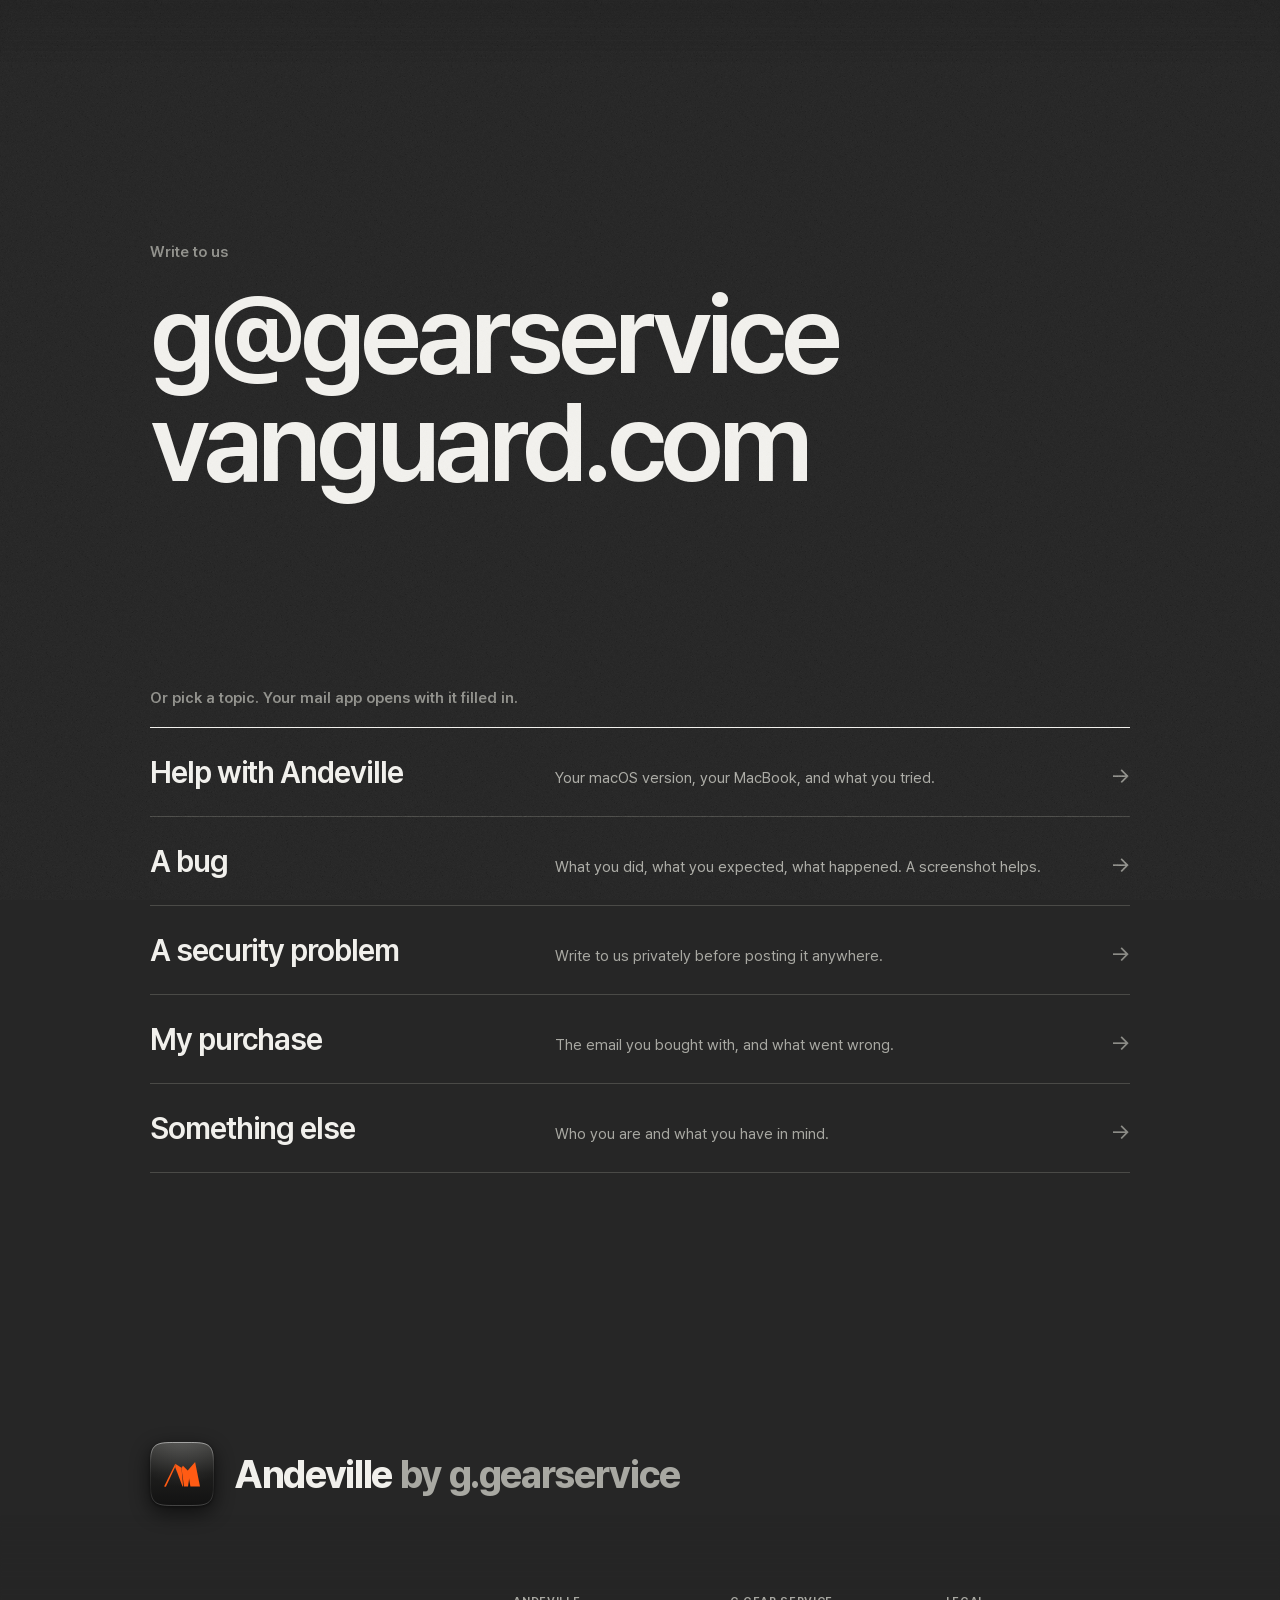
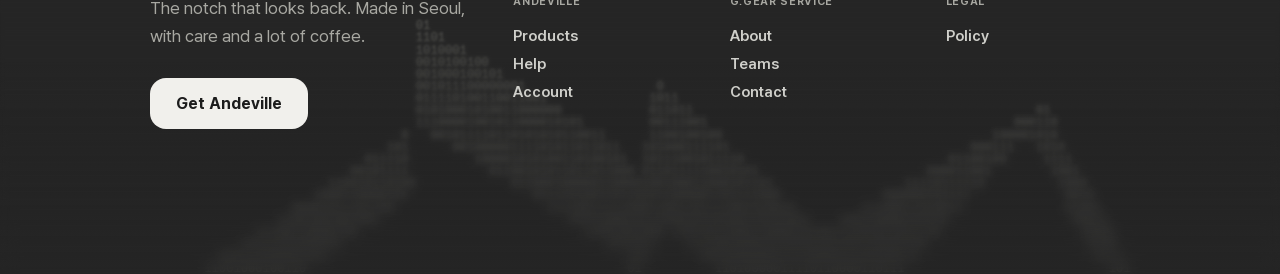
<file: site/contact.html>
<!doctype html>
<html lang="en">
<head>
<meta charset="utf-8">
<meta name="viewport" content="width=device-width, initial-scale=1">
<title data-i18n="contact.title">Contact · Andeville</title>
<meta name="description" data-i18n-attr="content:contact.description" content="Write to G.gear service, the team behind Andeville: support, bugs, security reports, collaboration.">
<meta name="theme-color" content="#262626">
<link rel="preload" href="fonts/PretendardVariable.woff2" as="font" type="font/woff2" crossorigin>
<link rel="stylesheet" href="style.css?v=114">
</head>
<body>

<div class="edge" aria-hidden="true"><i></i><i></i><i></i><i></i><i></i><i></i></div>

<main class="pg ct">
<h1 class="sr" data-i18n="nav.contact">Contact</h1>
<section class="w ct-hero" data-i18n-attr="aria-label:contact.email" aria-label="Email">
  <p class="ct-lbl" data-i18n="contact.write">Write to us</p>
  <a class="ct-mail" href="mailto:g@gearservicevanguard.com"><span>g@gearservice</span><span>vanguard.com</span></a>
</section>
<section class="w ct-topics" aria-labelledby="ct-topics-h">
  <h2 id="ct-topics-h" class="ct-lbl" data-i18n="contact.pick">Or pick a topic. Your mail app opens with it filled in.</h2>
  <ul role="list">
    <li><a href="mailto:g@gearservicevanguard.com?subject=Andeville%20help"><b data-i18n="contact.help.t">Help with Andeville</b><span data-i18n="contact.help.d">Your macOS version, your MacBook, and what you tried.</span><i aria-hidden="true">→</i></a></li>
    <li><a href="mailto:g@gearservicevanguard.com?subject=Andeville%20bug"><b data-i18n="contact.bug.t">A bug</b><span data-i18n="contact.bug.d">What you did, what you expected, what happened. A screenshot helps.</span><i aria-hidden="true">→</i></a></li>
    <li><a href="mailto:g@gearservicevanguard.com?subject=Andeville%20security"><b data-i18n="contact.security.t">A security problem</b><span data-i18n="contact.security.d">Write to us privately before posting it anywhere.</span><i aria-hidden="true">→</i></a></li>
    <li><a href="mailto:g@gearservicevanguard.com?subject=Andeville%20purchase"><b data-i18n="contact.purchase.t">My purchase</b><span data-i18n="contact.purchase.d">The email you bought with, and what went wrong.</span><i aria-hidden="true">→</i></a></li>
    <li><a href="mailto:g@gearservicevanguard.com?subject=Andeville"><b data-i18n="contact.else.t">Something else</b><span data-i18n="contact.else.d">Who you are and what you have in mind.</span><i aria-hidden="true">→</i></a></li>
  </ul>
</section>
</main>

<footer class="foot">
  <div class="w foot-top">
    <div class="foot-app">
      <span class="foot-icon" aria-hidden="true"><svg viewBox="0 0 100 100"><defs>
<linearGradient id="fi-bg" x1="0" y1="0" x2="0" y2="1"><stop offset="0" stop-color="#3c3c3a"/><stop offset=".48" stop-color="#1e1e1d"/><stop offset="1" stop-color="#121212"/></linearGradient>
<radialGradient id="fi-sheen" cx=".5" cy="-.15" r=".85"><stop offset="0" stop-color="#fff" stop-opacity=".16"/><stop offset="1" stop-color="#fff" stop-opacity="0"/></radialGradient>
<linearGradient id="fi-rim" x1="0" y1="0" x2="0" y2="1"><stop offset="0" stop-color="#fff" stop-opacity=".5"/><stop offset=".3" stop-color="#fff" stop-opacity=".1"/><stop offset=".75" stop-color="#fff" stop-opacity=".06"/><stop offset="1" stop-color="#fff" stop-opacity=".22"/></linearGradient>
</defs><path d="M100.00 50.00 L99.97 65.36 L99.89 70.26 L99.75 73.81 L99.56 76.68 L99.31 79.12 L99.01 81.26 L98.64 83.17 L98.22 84.89 L97.74 86.46 L97.20 87.89 L96.60 89.21 L95.94 90.43 L95.20 91.54 L94.40 92.58 L93.53 93.53 L92.58 94.40 L91.54 95.20 L90.43 95.94 L89.21 96.60 L87.89 97.20 L86.46 97.74 L84.89 98.22 L83.17 98.64 L81.26 99.01 L79.12 99.31 L76.68 99.56 L73.81 99.75 L70.26 99.89 L65.36 99.97 L50.00 100.00 L34.64 99.97 L29.74 99.89 L26.19 99.75 L23.32 99.56 L20.88 99.31 L18.74 99.01 L16.83 98.64 L15.11 98.22 L13.54 97.74 L12.11 97.20 L10.79 96.60 L9.57 95.94 L8.46 95.20 L7.42 94.40 L6.47 93.53 L5.60 92.58 L4.80 91.54 L4.06 90.43 L3.40 89.21 L2.80 87.89 L2.26 86.46 L1.78 84.89 L1.36 83.17 L0.99 81.26 L0.69 79.12 L0.44 76.68 L0.25 73.81 L0.11 70.26 L0.03 65.36 L0.00 50.00 L0.03 34.64 L0.11 29.74 L0.25 26.19 L0.44 23.32 L0.69 20.88 L0.99 18.74 L1.36 16.83 L1.78 15.11 L2.26 13.54 L2.80 12.11 L3.40 10.79 L4.06 9.57 L4.80 8.46 L5.60 7.42 L6.47 6.47 L7.42 5.60 L8.46 4.80 L9.57 4.06 L10.79 3.40 L12.11 2.80 L13.54 2.26 L15.11 1.78 L16.83 1.36 L18.74 0.99 L20.88 0.69 L23.32 0.44 L26.19 0.25 L29.74 0.11 L34.64 0.03 L50.00 0.00 L65.36 0.03 L70.26 0.11 L73.81 0.25 L76.68 0.44 L79.12 0.69 L81.26 0.99 L83.17 1.36 L84.89 1.78 L86.46 2.26 L87.89 2.80 L89.21 3.40 L90.43 4.06 L91.54 4.80 L92.58 5.60 L93.53 6.47 L94.40 7.42 L95.20 8.46 L95.94 9.57 L96.60 10.79 L97.20 12.11 L97.74 13.54 L98.22 15.11 L98.64 16.83 L99.01 18.74 L99.31 20.88 L99.56 23.32 L99.75 26.19 L99.89 29.74 L99.97 34.64Z" fill="url(#fi-bg)"/><path d="M100.00 50.00 L99.97 65.36 L99.89 70.26 L99.75 73.81 L99.56 76.68 L99.31 79.12 L99.01 81.26 L98.64 83.17 L98.22 84.89 L97.74 86.46 L97.20 87.89 L96.60 89.21 L95.94 90.43 L95.20 91.54 L94.40 92.58 L93.53 93.53 L92.58 94.40 L91.54 95.20 L90.43 95.94 L89.21 96.60 L87.89 97.20 L86.46 97.74 L84.89 98.22 L83.17 98.64 L81.26 99.01 L79.12 99.31 L76.68 99.56 L73.81 99.75 L70.26 99.89 L65.36 99.97 L50.00 100.00 L34.64 99.97 L29.74 99.89 L26.19 99.75 L23.32 99.56 L20.88 99.31 L18.74 99.01 L16.83 98.64 L15.11 98.22 L13.54 97.74 L12.11 97.20 L10.79 96.60 L9.57 95.94 L8.46 95.20 L7.42 94.40 L6.47 93.53 L5.60 92.58 L4.80 91.54 L4.06 90.43 L3.40 89.21 L2.80 87.89 L2.26 86.46 L1.78 84.89 L1.36 83.17 L0.99 81.26 L0.69 79.12 L0.44 76.68 L0.25 73.81 L0.11 70.26 L0.03 65.36 L0.00 50.00 L0.03 34.64 L0.11 29.74 L0.25 26.19 L0.44 23.32 L0.69 20.88 L0.99 18.74 L1.36 16.83 L1.78 15.11 L2.26 13.54 L2.80 12.11 L3.40 10.79 L4.06 9.57 L4.80 8.46 L5.60 7.42 L6.47 6.47 L7.42 5.60 L8.46 4.80 L9.57 4.06 L10.79 3.40 L12.11 2.80 L13.54 2.26 L15.11 1.78 L16.83 1.36 L18.74 0.99 L20.88 0.69 L23.32 0.44 L26.19 0.25 L29.74 0.11 L34.64 0.03 L50.00 0.00 L65.36 0.03 L70.26 0.11 L73.81 0.25 L76.68 0.44 L79.12 0.69 L81.26 0.99 L83.17 1.36 L84.89 1.78 L86.46 2.26 L87.89 2.80 L89.21 3.40 L90.43 4.06 L91.54 4.80 L92.58 5.60 L93.53 6.47 L94.40 7.42 L95.20 8.46 L95.94 9.57 L96.60 10.79 L97.20 12.11 L97.74 13.54 L98.22 15.11 L98.64 16.83 L99.01 18.74 L99.31 20.88 L99.56 23.32 L99.75 26.19 L99.89 29.74 L99.97 34.64Z" fill="url(#fi-sheen)"/><path d="M99.25 50.00 L99.22 65.13 L99.14 69.96 L99.01 73.45 L98.82 76.28 L98.57 78.68 L98.27 80.79 L97.91 82.67 L97.50 84.37 L97.03 85.91 L96.50 87.32 L95.90 88.62 L95.25 89.82 L94.53 90.92 L93.74 91.94 L92.87 92.87 L91.94 93.74 L90.92 94.53 L89.82 95.25 L88.62 95.90 L87.32 96.50 L85.91 97.03 L84.37 97.50 L82.67 97.91 L80.79 98.27 L78.68 98.57 L76.28 98.82 L73.45 99.01 L69.96 99.14 L65.13 99.22 L50.00 99.25 L34.87 99.22 L30.04 99.14 L26.55 99.01 L23.72 98.82 L21.32 98.57 L19.21 98.27 L17.33 97.91 L15.63 97.50 L14.09 97.03 L12.68 96.50 L11.38 95.90 L10.18 95.25 L9.08 94.53 L8.06 93.74 L7.13 92.87 L6.26 91.94 L5.47 90.92 L4.75 89.82 L4.10 88.62 L3.50 87.32 L2.97 85.91 L2.50 84.37 L2.09 82.67 L1.73 80.79 L1.43 78.68 L1.18 76.28 L0.99 73.45 L0.86 69.96 L0.78 65.13 L0.75 50.00 L0.78 34.87 L0.86 30.04 L0.99 26.55 L1.18 23.72 L1.43 21.32 L1.73 19.21 L2.09 17.33 L2.50 15.63 L2.97 14.09 L3.50 12.68 L4.10 11.38 L4.75 10.18 L5.47 9.08 L6.26 8.06 L7.13 7.13 L8.06 6.26 L9.08 5.47 L10.18 4.75 L11.38 4.10 L12.68 3.50 L14.09 2.97 L15.63 2.50 L17.33 2.09 L19.21 1.73 L21.32 1.43 L23.72 1.18 L26.55 0.99 L30.04 0.86 L34.87 0.78 L50.00 0.75 L65.13 0.78 L69.96 0.86 L73.45 0.99 L76.28 1.18 L78.68 1.43 L80.79 1.73 L82.67 2.09 L84.37 2.50 L85.91 2.97 L87.32 3.50 L88.62 4.10 L89.82 4.75 L90.92 5.47 L91.94 6.26 L92.87 7.13 L93.74 8.06 L94.53 9.08 L95.25 10.18 L95.90 11.38 L96.50 12.68 L97.03 14.09 L97.50 15.63 L97.91 17.33 L98.27 19.21 L98.57 21.32 L98.82 23.72 L99.01 26.55 L99.14 30.04 L99.22 34.87Z" fill="none" stroke="url(#fi-rim)" stroke-width="1.5"/><g class="fi-mark" transform="translate(22 13.5) scale(.084)"><polygon points="205.86 305.25 33.23 669.54 0 668.1 208.1 245.56 205.86 305.25"/><polygon points="205.86 305.25 342.79 668.1 355.78 668.1 323.15 320.05 208.14 244.44 205.86 305.25"/><polygon points="481.53 411.32 350.62 283.23 323.4 321.66 370.24 668.1 445.68 668.1 481.53 411.32"/><polygon points="489.22 668.1 440.13 371.17 576.88 210.25 668.1 668.1"/></g></svg></span>
      <p class="foot-name"><b>Andeville</b> <span data-i18n="foot.by">by g.gearservice</span></p>
    </div>
    <select class="foot-lang" data-i18n-attr="aria-label:foot.lang" aria-label="Language" hidden></select>
  </div>
  <div class="w foot-cols">
    <div class="foot-pitch">
      <p data-i18n="foot.pitch">The notch that looks back. Made in Seoul, with care and a lot of coffee.</p>
      <a class="foot-get" href="index.html#buy" data-i18n="cta.get">Get Andeville</a>
    </div>
    <nav aria-label="Andeville">
      <div class="lbl">Andeville</div>
      <a href="products.html" data-i18n="nav.products">Products</a><a href="help.html" data-i18n="nav.help">Help</a><a href="account.html" data-i18n="nav.account">Account</a>
    </nav>
    <nav aria-label="G.gear service">
      <div class="lbl">G.gear service</div>
      <a href="about.html" data-i18n="nav.about">About</a><a href="teams.html" data-i18n="nav.teams">Teams</a><a href="contact.html" data-i18n="nav.contact">Contact</a>
    </nav>
    <nav data-i18n-attr="aria-label:foot.legal" aria-label="Legal">
      <div class="lbl" data-i18n="foot.legal">Legal</div>
      <a href="policy.html" data-i18n="nav.policy">Policy</a>
    </nav>
  </div>
  <div class="foot-sink"><pre class="foot-bits" aria-hidden="true"></pre></div>
  <div class="edge-blur" aria-hidden="true"><i></i><i></i><i></i><i></i><i></i></div>
</footer>

<script type="module" src="gg.js?v=1"></script>
<script src="common.js?v=64"></script>
</body>
</html>
</file>
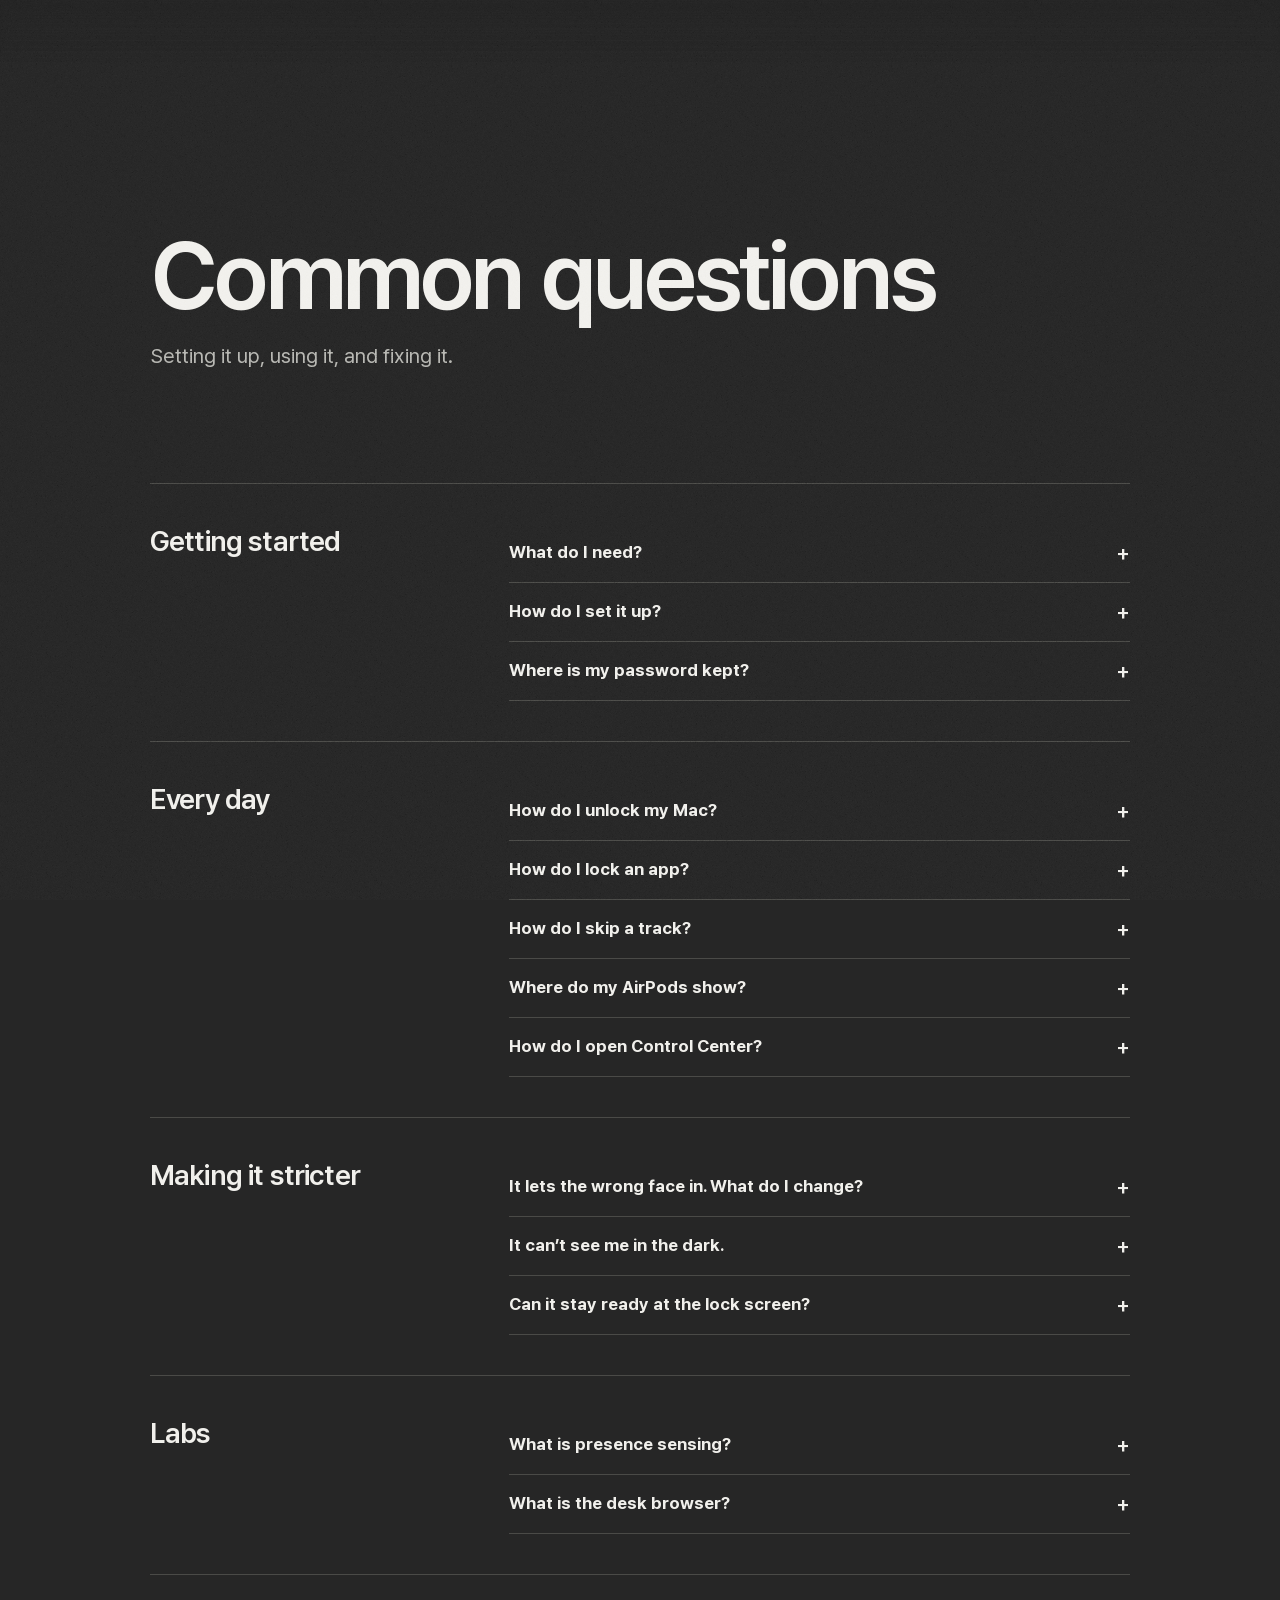
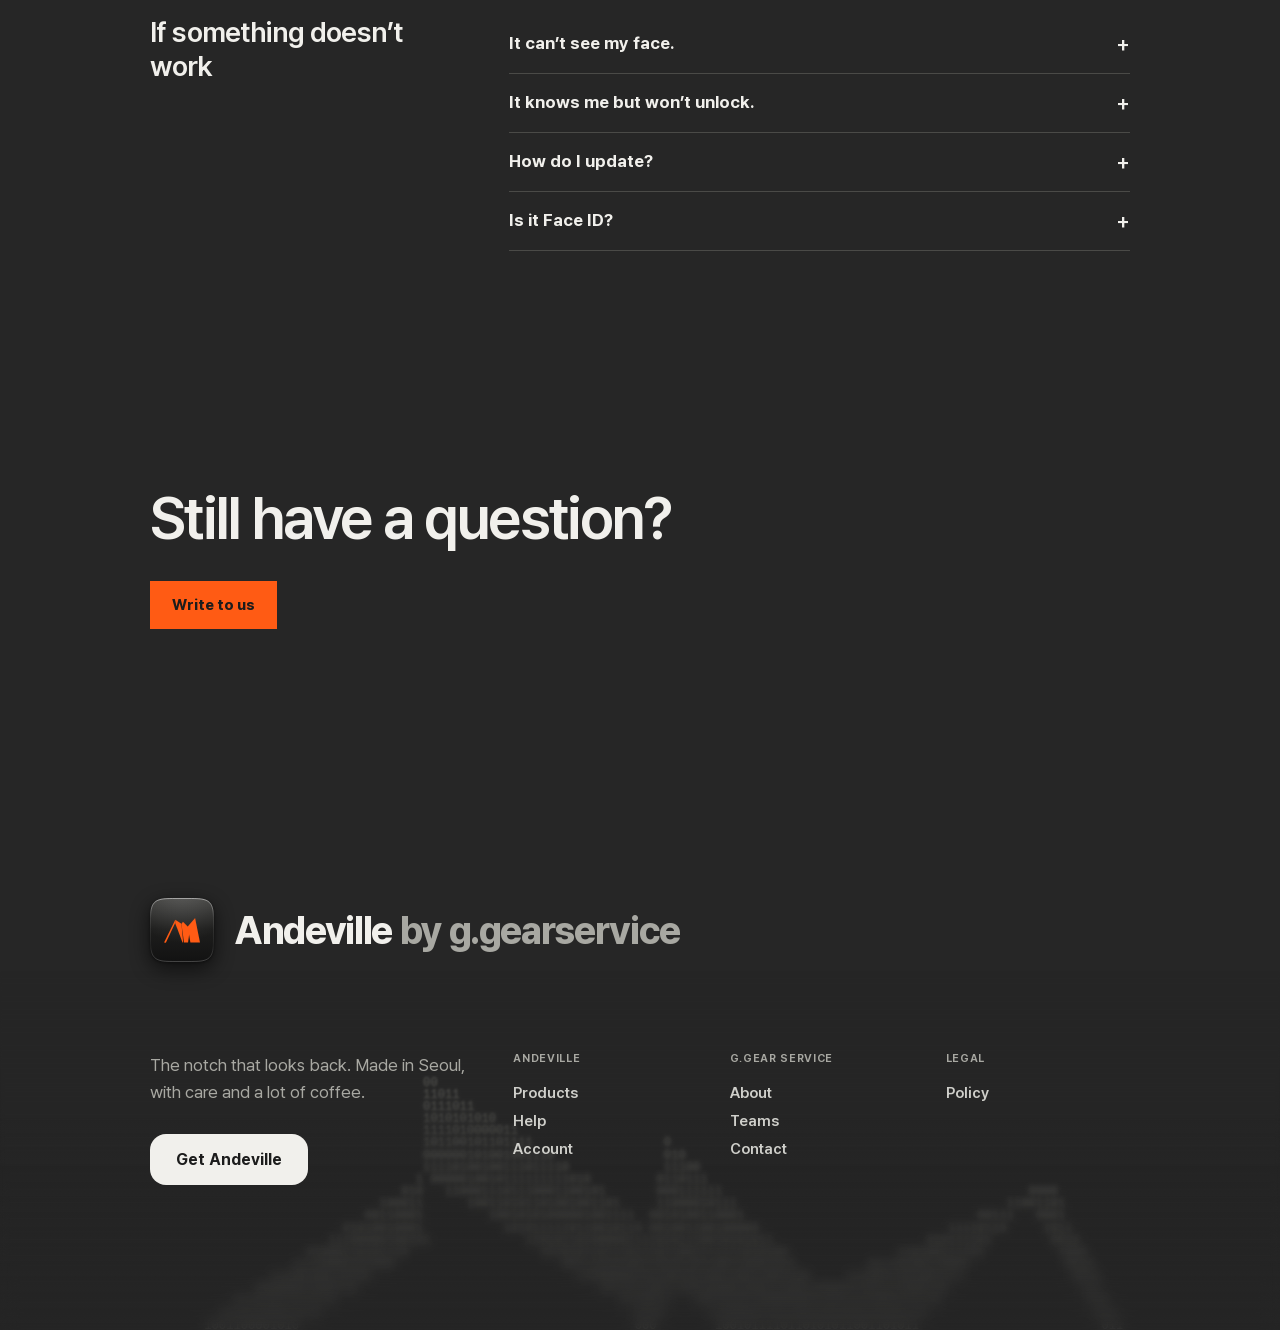
<file: site/help.html>
<!doctype html>
<html lang="en">
<head>
<meta charset="utf-8">
<meta name="viewport" content="width=device-width, initial-scale=1">
<title data-i18n="help.title">Help · Andeville</title>
<meta name="description" content="How to set up and use Andeville: face unlock, App Lock, the notch player, Labs, and fixes when something does not work." data-i18n-attr="content:help.meta_description">
<meta name="theme-color" content="#262626">
<link rel="preload" href="fonts/PretendardVariable.woff2" as="font" type="font/woff2" crossorigin>
<link rel="stylesheet" href="style.css?v=114">
</head>
<body>

<div class="edge" aria-hidden="true"><i></i><i></i><i></i><i></i><i></i><i></i></div>

<main class="pg hp">
<!-- structure after burgundy.studio/faq (Awwwards): a title, groups of questions, then who to ask -->
<section class="w hp-head">
  <h1 data-i18n="help.head.title">Common questions</h1>
  <p data-i18n="help.head.sub">Setting it up, using it, and fixing it.</p>
</section>
<div class="w hp-body">
  <section class="hp-group" id="start" aria-labelledby="start-h">
    <h2 id="start-h" data-i18n="help.start.title">Getting started</h2>
    <div class="hp-list">
      <details><summary data-i18n="help.start.need.q">What do I need?</summary><div class="hp-a"><p data-i18n="help.start.need.a1">A MacBook with a notch and macOS 14 or later. Control Center in the notch needs macOS 26.</p></div></details>
      <details><summary data-i18n="help.start.setup.q">How do I set it up?</summary><div class="hp-a"><p data-i18n="help.start.setup.a1">Open Andeville and its settings, then:</p><p data-i18n="help.start.setup.a2">Allow the camera. Register your face, alone and in good light. Turn on lock screen unlock and enter your Mac password. Allow Accessibility so it can type that password for you.</p><p data-i18n="help.start.setup.a3">Turn on “start at login” if you want it always running.</p></div></details>
      <details><summary data-i18n="help.start.password.q">Where is my password kept?</summary><div class="hp-a"><p data-i18n="help.start.password.a1">In your Mac’s Keychain, only after you sign the consent. Your face data is encrypted and stays on this Mac.</p></div></details>
    </div>
  </section>
  <section class="hp-group" id="daily" aria-labelledby="daily-h">
    <h2 id="daily-h" data-i18n="help.daily.title">Every day</h2>
    <div class="hp-list">
      <details><summary data-i18n="help.daily.unlock.q">How do I unlock my Mac?</summary><div class="hp-a"><p data-i18n="help.daily.unlock.a1">At the lock screen, move the cursor onto the notch. If it doesn’t know you, use Touch ID or your password.</p></div></details>
      <details><summary data-i18n="help.daily.applock.q">How do I lock an app?</summary><div class="hp-a"><p data-i18n="help.daily.applock.a1">Add it to App Lock in settings. It checks your face each time it opens. Taking it off the list needs your face too.</p></div></details>
      <details><summary data-i18n="help.daily.skip.q">How do I skip a track?</summary><div class="hp-a"><p data-i18n="help.daily.skip.a1">Swipe with two fingers on the notch.</p></div></details>
      <details><summary data-i18n="help.daily.airpods.q">Where do my AirPods show?</summary><div class="hp-a"><p data-i18n="help.daily.airpods.a1">In the notch, as soon as they connect, with the battery for each bud and the case.</p></div></details>
      <details><summary data-i18n="help.daily.control_center.q">How do I open Control Center?</summary><div class="hp-a"><p data-i18n="help.daily.control_center.a1">Rest the cursor on the notch. You can set how fast it opens and closes. Needs macOS 26.</p></div></details>
    </div>
  </section>
  <section class="hp-group" id="tune" aria-labelledby="tune-h">
    <h2 id="tune-h" data-i18n="help.tune.title">Making it stricter</h2>
    <div class="hp-list">
      <details><summary data-i18n="help.tune.wrong_face.q">It lets the wrong face in. What do I change?</summary><div class="hp-a"><p data-i18n="help.tune.wrong_face.a1">Lower the match threshold, or raise the liveness threshold. Stricter settings may ask you to try again more often.</p></div></details>
      <details><summary data-i18n="help.tune.dark.q">It can’t see me in the dark.</summary><div class="hp-a"><p data-i18n="help.tune.dark.a1">Turn on screen light. The screen glows white while it looks.</p></div></details>
      <details><summary data-i18n="help.tune.stay_ready.q">Can it stay ready at the lock screen?</summary><div class="hp-a"><p data-i18n="help.tune.stay_ready.a1">Turn on stay awake. Closing the lid still puts the Mac to sleep.</p></div></details>
    </div>
  </section>
  <section class="hp-group" id="labs" aria-labelledby="labs-h">
    <h2 id="labs-h" data-i18n="help.labs.title">Labs</h2>
    <div class="hp-list">
      <details><summary data-i18n="help.labs.presence.q">What is presence sensing?</summary><div class="hp-a"><p data-i18n="help.labs.presence.a1">It starts looking for you when you come back to your desk. It listens for an echo of a tone too high to hear, or watches your AirPods’ signal. Nothing is recorded.</p></div></details>
      <details><summary data-i18n="help.labs.desk_browser.q">What is the desk browser?</summary><div class="hp-a"><p data-i18n="help.labs.desk_browser.a1">Show the desktop and it becomes a browser behind your windows. ⌘D adds a bookmark.</p></div></details>
    </div>
  </section>
  <section class="hp-group" id="fixes" aria-labelledby="fixes-h">
    <h2 id="fixes-h" data-i18n="help.fixes.title">If something doesn’t work</h2>
    <div class="hp-list">
      <details><summary data-i18n="help.fixes.no_face.q">It can’t see my face.</summary><div class="hp-a"><p data-i18n="help.fixes.no_face.a1">Check camera access in System Settings › Privacy &amp; Security › Camera, then register your face again.</p></div></details>
      <details><summary data-i18n="help.fixes.no_unlock.q">It knows me but won’t unlock.</summary><div class="hp-a"><p data-i18n="help.fixes.no_unlock.a1">Allow Accessibility in System Settings › Privacy &amp; Security › Accessibility, and check you signed the Keychain consent.</p></div></details>
      <details><summary data-i18n="help.fixes.update.q">How do I update?</summary><div class="hp-a"><p data-i18n="help.fixes.update.a1">Install the new Andeville DMG over the old one.</p></div></details>
      <details><summary data-i18n="help.fixes.face_id.q">Is it Face ID?</summary><div class="hp-a"><p data-i18n="help.fixes.face_id.a1">No. It uses the FaceTime camera and an on-device check for photos. Touch ID and your password always work.</p></div></details>
    </div>
  </section>
</div>
<section class="w hp-end" aria-labelledby="hp-end-h">
  <h2 id="hp-end-h" data-i18n="help.end.title">Still have a question?</h2>
  <a class="btn acc" href="contact.html" data-i18n="help.end.cta">Write to us</a>
</section>
</main>

<footer class="foot">
  <div class="w foot-top">
    <div class="foot-app">
      <span class="foot-icon" aria-hidden="true"><svg viewBox="0 0 100 100"><defs>
<linearGradient id="fi-bg" x1="0" y1="0" x2="0" y2="1"><stop offset="0" stop-color="#3c3c3a"/><stop offset=".48" stop-color="#1e1e1d"/><stop offset="1" stop-color="#121212"/></linearGradient>
<radialGradient id="fi-sheen" cx=".5" cy="-.15" r=".85"><stop offset="0" stop-color="#fff" stop-opacity=".16"/><stop offset="1" stop-color="#fff" stop-opacity="0"/></radialGradient>
<linearGradient id="fi-rim" x1="0" y1="0" x2="0" y2="1"><stop offset="0" stop-color="#fff" stop-opacity=".5"/><stop offset=".3" stop-color="#fff" stop-opacity=".1"/><stop offset=".75" stop-color="#fff" stop-opacity=".06"/><stop offset="1" stop-color="#fff" stop-opacity=".22"/></linearGradient>
</defs><path d="M100.00 50.00 L99.97 65.36 L99.89 70.26 L99.75 73.81 L99.56 76.68 L99.31 79.12 L99.01 81.26 L98.64 83.17 L98.22 84.89 L97.74 86.46 L97.20 87.89 L96.60 89.21 L95.94 90.43 L95.20 91.54 L94.40 92.58 L93.53 93.53 L92.58 94.40 L91.54 95.20 L90.43 95.94 L89.21 96.60 L87.89 97.20 L86.46 97.74 L84.89 98.22 L83.17 98.64 L81.26 99.01 L79.12 99.31 L76.68 99.56 L73.81 99.75 L70.26 99.89 L65.36 99.97 L50.00 100.00 L34.64 99.97 L29.74 99.89 L26.19 99.75 L23.32 99.56 L20.88 99.31 L18.74 99.01 L16.83 98.64 L15.11 98.22 L13.54 97.74 L12.11 97.20 L10.79 96.60 L9.57 95.94 L8.46 95.20 L7.42 94.40 L6.47 93.53 L5.60 92.58 L4.80 91.54 L4.06 90.43 L3.40 89.21 L2.80 87.89 L2.26 86.46 L1.78 84.89 L1.36 83.17 L0.99 81.26 L0.69 79.12 L0.44 76.68 L0.25 73.81 L0.11 70.26 L0.03 65.36 L0.00 50.00 L0.03 34.64 L0.11 29.74 L0.25 26.19 L0.44 23.32 L0.69 20.88 L0.99 18.74 L1.36 16.83 L1.78 15.11 L2.26 13.54 L2.80 12.11 L3.40 10.79 L4.06 9.57 L4.80 8.46 L5.60 7.42 L6.47 6.47 L7.42 5.60 L8.46 4.80 L9.57 4.06 L10.79 3.40 L12.11 2.80 L13.54 2.26 L15.11 1.78 L16.83 1.36 L18.74 0.99 L20.88 0.69 L23.32 0.44 L26.19 0.25 L29.74 0.11 L34.64 0.03 L50.00 0.00 L65.36 0.03 L70.26 0.11 L73.81 0.25 L76.68 0.44 L79.12 0.69 L81.26 0.99 L83.17 1.36 L84.89 1.78 L86.46 2.26 L87.89 2.80 L89.21 3.40 L90.43 4.06 L91.54 4.80 L92.58 5.60 L93.53 6.47 L94.40 7.42 L95.20 8.46 L95.94 9.57 L96.60 10.79 L97.20 12.11 L97.74 13.54 L98.22 15.11 L98.64 16.83 L99.01 18.74 L99.31 20.88 L99.56 23.32 L99.75 26.19 L99.89 29.74 L99.97 34.64Z" fill="url(#fi-bg)"/><path d="M100.00 50.00 L99.97 65.36 L99.89 70.26 L99.75 73.81 L99.56 76.68 L99.31 79.12 L99.01 81.26 L98.64 83.17 L98.22 84.89 L97.74 86.46 L97.20 87.89 L96.60 89.21 L95.94 90.43 L95.20 91.54 L94.40 92.58 L93.53 93.53 L92.58 94.40 L91.54 95.20 L90.43 95.94 L89.21 96.60 L87.89 97.20 L86.46 97.74 L84.89 98.22 L83.17 98.64 L81.26 99.01 L79.12 99.31 L76.68 99.56 L73.81 99.75 L70.26 99.89 L65.36 99.97 L50.00 100.00 L34.64 99.97 L29.74 99.89 L26.19 99.75 L23.32 99.56 L20.88 99.31 L18.74 99.01 L16.83 98.64 L15.11 98.22 L13.54 97.74 L12.11 97.20 L10.79 96.60 L9.57 95.94 L8.46 95.20 L7.42 94.40 L6.47 93.53 L5.60 92.58 L4.80 91.54 L4.06 90.43 L3.40 89.21 L2.80 87.89 L2.26 86.46 L1.78 84.89 L1.36 83.17 L0.99 81.26 L0.69 79.12 L0.44 76.68 L0.25 73.81 L0.11 70.26 L0.03 65.36 L0.00 50.00 L0.03 34.64 L0.11 29.74 L0.25 26.19 L0.44 23.32 L0.69 20.88 L0.99 18.74 L1.36 16.83 L1.78 15.11 L2.26 13.54 L2.80 12.11 L3.40 10.79 L4.06 9.57 L4.80 8.46 L5.60 7.42 L6.47 6.47 L7.42 5.60 L8.46 4.80 L9.57 4.06 L10.79 3.40 L12.11 2.80 L13.54 2.26 L15.11 1.78 L16.83 1.36 L18.74 0.99 L20.88 0.69 L23.32 0.44 L26.19 0.25 L29.74 0.11 L34.64 0.03 L50.00 0.00 L65.36 0.03 L70.26 0.11 L73.81 0.25 L76.68 0.44 L79.12 0.69 L81.26 0.99 L83.17 1.36 L84.89 1.78 L86.46 2.26 L87.89 2.80 L89.21 3.40 L90.43 4.06 L91.54 4.80 L92.58 5.60 L93.53 6.47 L94.40 7.42 L95.20 8.46 L95.94 9.57 L96.60 10.79 L97.20 12.11 L97.74 13.54 L98.22 15.11 L98.64 16.83 L99.01 18.74 L99.31 20.88 L99.56 23.32 L99.75 26.19 L99.89 29.74 L99.97 34.64Z" fill="url(#fi-sheen)"/><path d="M99.25 50.00 L99.22 65.13 L99.14 69.96 L99.01 73.45 L98.82 76.28 L98.57 78.68 L98.27 80.79 L97.91 82.67 L97.50 84.37 L97.03 85.91 L96.50 87.32 L95.90 88.62 L95.25 89.82 L94.53 90.92 L93.74 91.94 L92.87 92.87 L91.94 93.74 L90.92 94.53 L89.82 95.25 L88.62 95.90 L87.32 96.50 L85.91 97.03 L84.37 97.50 L82.67 97.91 L80.79 98.27 L78.68 98.57 L76.28 98.82 L73.45 99.01 L69.96 99.14 L65.13 99.22 L50.00 99.25 L34.87 99.22 L30.04 99.14 L26.55 99.01 L23.72 98.82 L21.32 98.57 L19.21 98.27 L17.33 97.91 L15.63 97.50 L14.09 97.03 L12.68 96.50 L11.38 95.90 L10.18 95.25 L9.08 94.53 L8.06 93.74 L7.13 92.87 L6.26 91.94 L5.47 90.92 L4.75 89.82 L4.10 88.62 L3.50 87.32 L2.97 85.91 L2.50 84.37 L2.09 82.67 L1.73 80.79 L1.43 78.68 L1.18 76.28 L0.99 73.45 L0.86 69.96 L0.78 65.13 L0.75 50.00 L0.78 34.87 L0.86 30.04 L0.99 26.55 L1.18 23.72 L1.43 21.32 L1.73 19.21 L2.09 17.33 L2.50 15.63 L2.97 14.09 L3.50 12.68 L4.10 11.38 L4.75 10.18 L5.47 9.08 L6.26 8.06 L7.13 7.13 L8.06 6.26 L9.08 5.47 L10.18 4.75 L11.38 4.10 L12.68 3.50 L14.09 2.97 L15.63 2.50 L17.33 2.09 L19.21 1.73 L21.32 1.43 L23.72 1.18 L26.55 0.99 L30.04 0.86 L34.87 0.78 L50.00 0.75 L65.13 0.78 L69.96 0.86 L73.45 0.99 L76.28 1.18 L78.68 1.43 L80.79 1.73 L82.67 2.09 L84.37 2.50 L85.91 2.97 L87.32 3.50 L88.62 4.10 L89.82 4.75 L90.92 5.47 L91.94 6.26 L92.87 7.13 L93.74 8.06 L94.53 9.08 L95.25 10.18 L95.90 11.38 L96.50 12.68 L97.03 14.09 L97.50 15.63 L97.91 17.33 L98.27 19.21 L98.57 21.32 L98.82 23.72 L99.01 26.55 L99.14 30.04 L99.22 34.87Z" fill="none" stroke="url(#fi-rim)" stroke-width="1.5"/><g class="fi-mark" transform="translate(22 13.5) scale(.084)"><polygon points="205.86 305.25 33.23 669.54 0 668.1 208.1 245.56 205.86 305.25"/><polygon points="205.86 305.25 342.79 668.1 355.78 668.1 323.15 320.05 208.14 244.44 205.86 305.25"/><polygon points="481.53 411.32 350.62 283.23 323.4 321.66 370.24 668.1 445.68 668.1 481.53 411.32"/><polygon points="489.22 668.1 440.13 371.17 576.88 210.25 668.1 668.1"/></g></svg></span>
      <p class="foot-name"><b>Andeville</b> <span data-i18n="foot.by">by g.gearservice</span></p>
    </div>
    <select class="foot-lang" data-i18n-attr="aria-label:foot.lang" aria-label="Language" hidden></select>
  </div>
  <div class="w foot-cols">
    <div class="foot-pitch">
      <p data-i18n="foot.pitch">The notch that looks back. Made in Seoul, with care and a lot of coffee.</p>
      <a class="foot-get" href="index.html#buy" data-i18n="cta.get">Get Andeville</a>
    </div>
    <nav aria-label="Andeville">
      <div class="lbl">Andeville</div>
      <a href="products.html" data-i18n="nav.products">Products</a><a href="help.html" data-i18n="nav.help">Help</a><a href="account.html" data-i18n="nav.account">Account</a>
    </nav>
    <nav aria-label="G.gear service">
      <div class="lbl">G.gear service</div>
      <a href="about.html" data-i18n="nav.about">About</a><a href="teams.html" data-i18n="nav.teams">Teams</a><a href="contact.html" data-i18n="nav.contact">Contact</a>
    </nav>
    <nav data-i18n-attr="aria-label:foot.legal" aria-label="Legal">
      <div class="lbl" data-i18n="foot.legal">Legal</div>
      <a href="policy.html" data-i18n="nav.policy">Policy</a>
    </nav>
  </div>
  <div class="foot-sink"><pre class="foot-bits" aria-hidden="true"></pre></div>
  <div class="edge-blur" aria-hidden="true"><i></i><i></i><i></i><i></i><i></i></div>
</footer>

<script type="module" src="gg.js?v=1"></script>
<script src="common.js?v=64"></script>
</body>
</html>
</file>
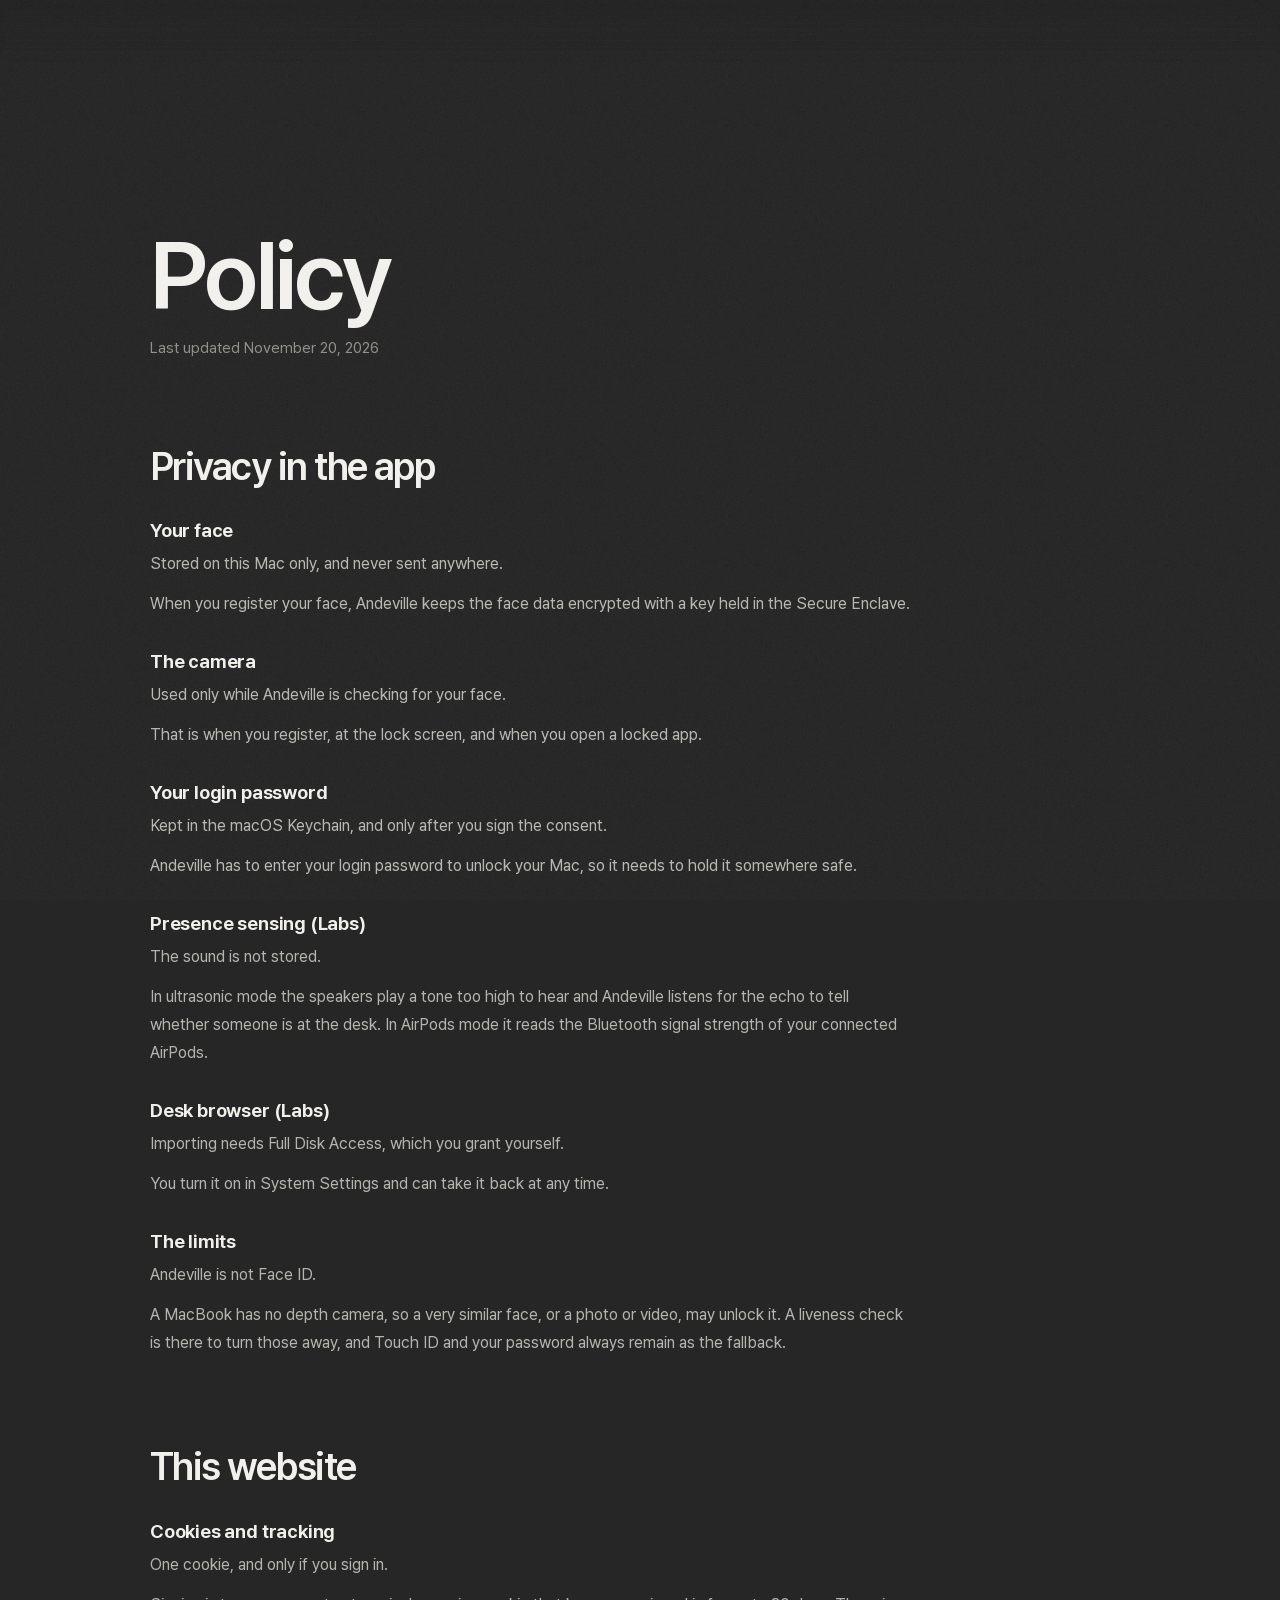
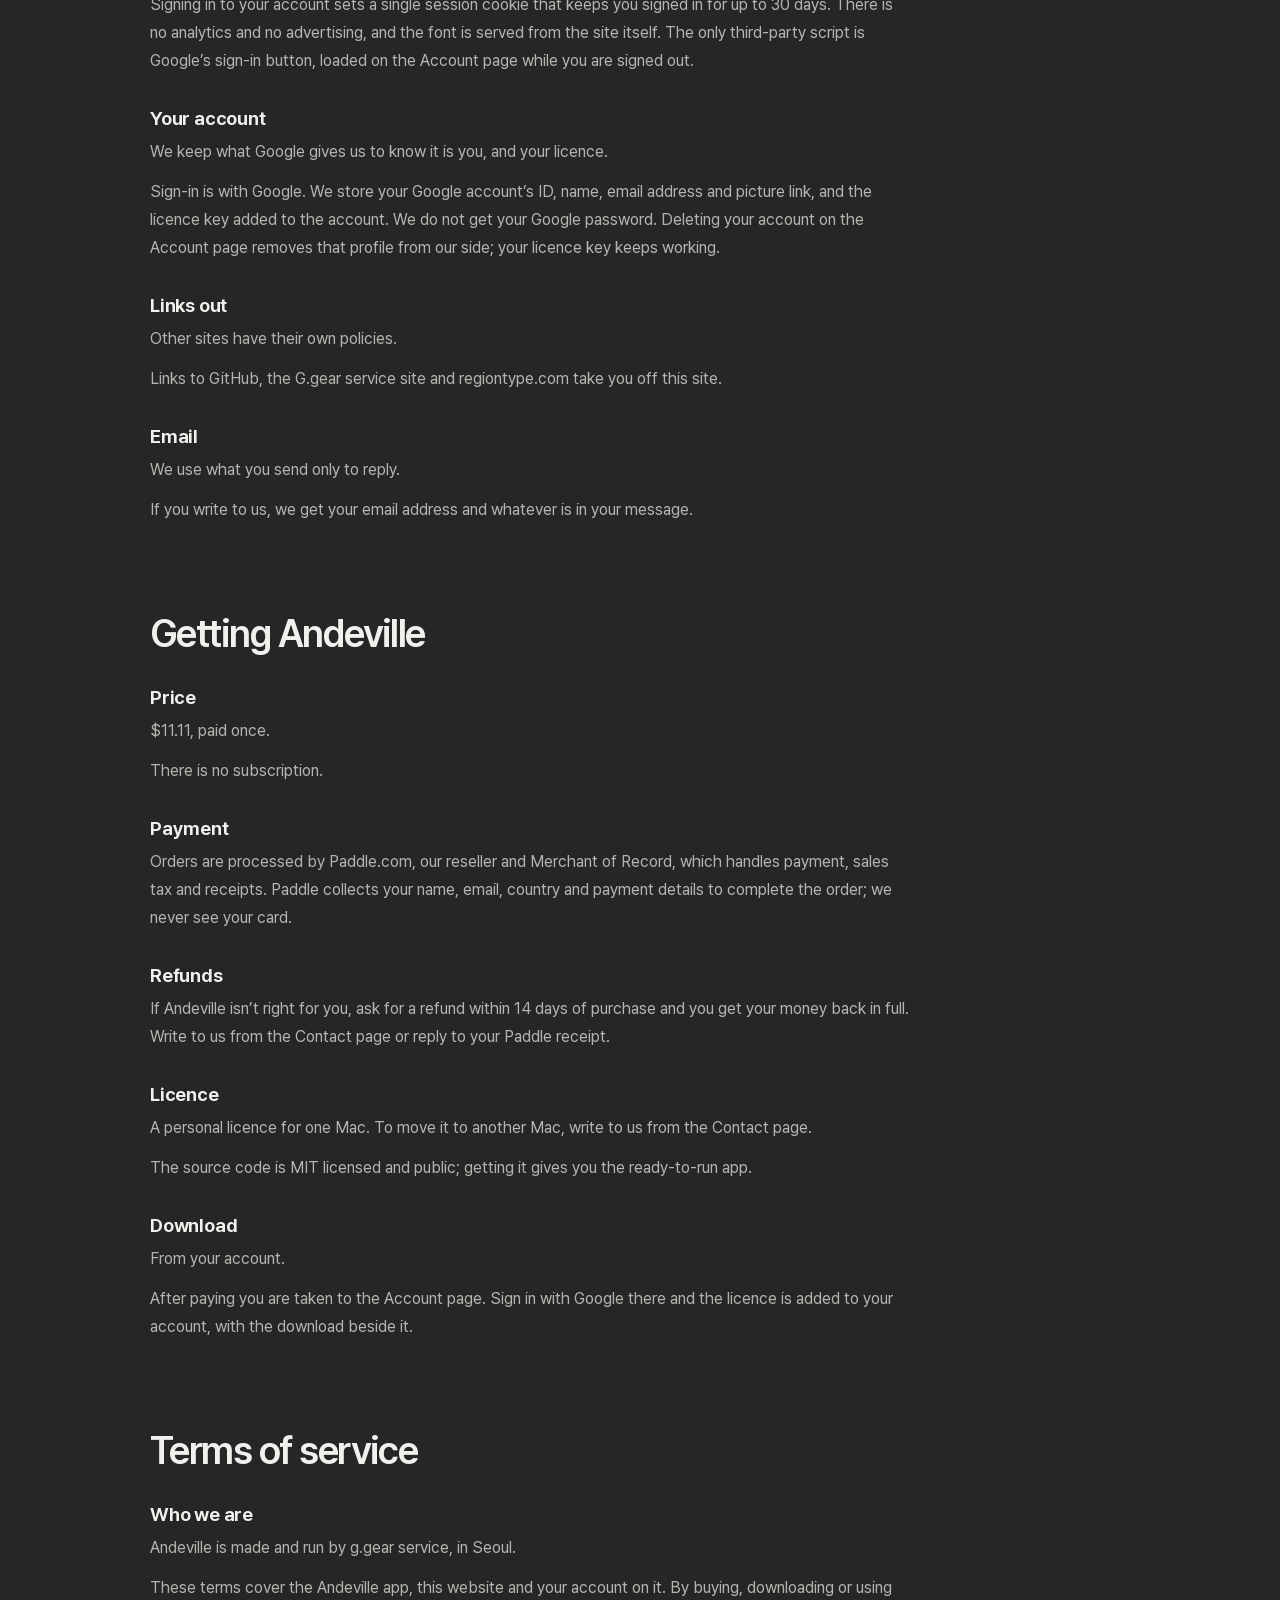
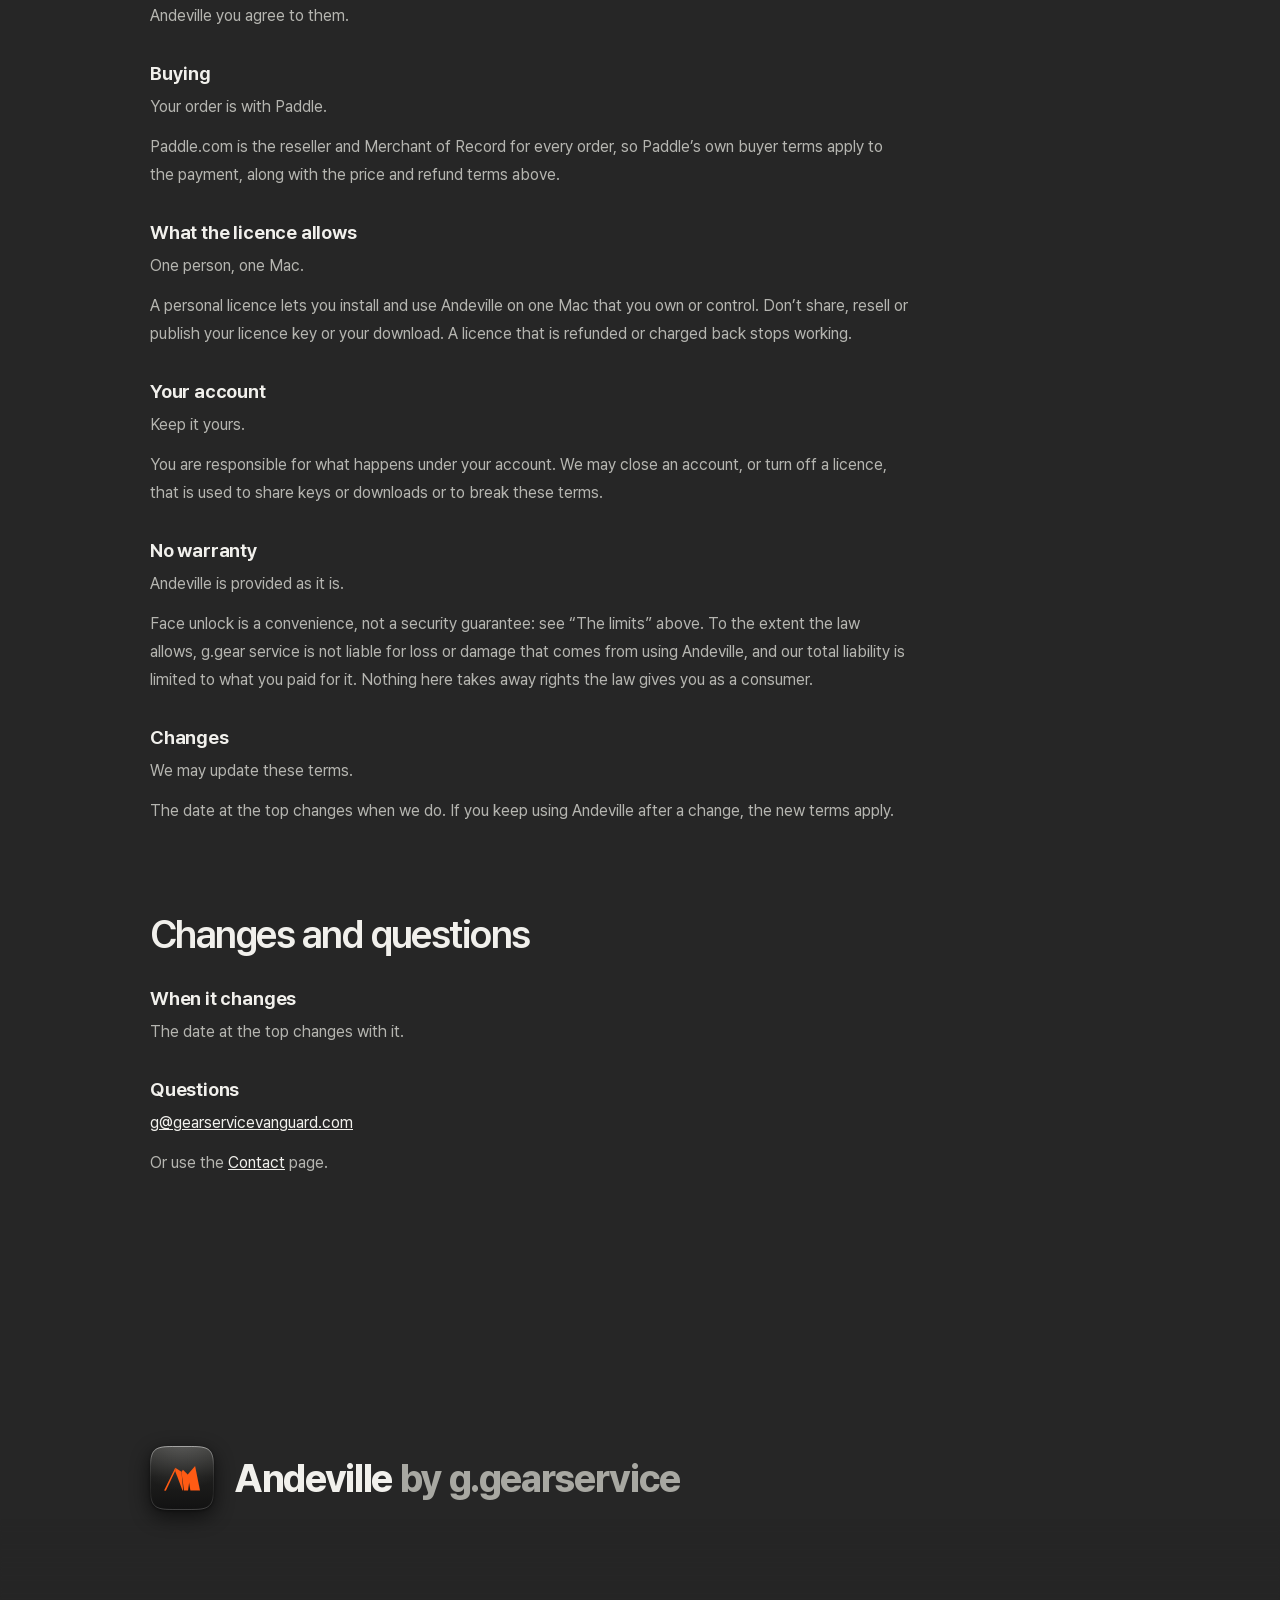
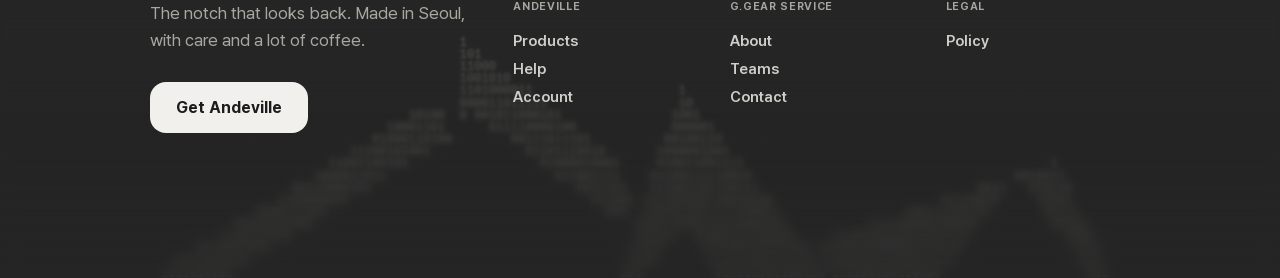
<file: site/policy.html>
<!doctype html>
<html lang="en">
<head>
<meta charset="utf-8">
<meta name="viewport" content="width=device-width, initial-scale=1">
<title data-i18n="policy.title">Policy · Andeville</title>
<meta name="description" data-i18n-attr="content:policy.description" content="What Andeville keeps on your Mac, what this website collects, and the terms of buying it.">
<meta name="theme-color" content="#262626">
<link rel="preload" href="fonts/PretendardVariable.woff2" as="font" type="font/woff2" crossorigin>
<link rel="stylesheet" href="style.css?v=114">
</head>
<body>

<div class="edge" aria-hidden="true"><i></i><i></i><i></i><i></i><i></i><i></i></div>

<main class="pg pl">
<!-- structure after Superlist’s privacy page (superlist.craftedbygc.com, Awwwards SOTD): a title, the date, then plain headed text in one column -->
<article class="w pl-doc">
  <h1 data-i18n="nav.policy">Policy</h1>
  <p class="pl-date" data-i18n="policy.updated">Last updated <time datetime="2026-11-20">20 November 2026</time></p>
  <p class="pl-note" data-i18n="policy.translated"></p>
  <section id="app" aria-labelledby="app-h">
    <h2 id="app-h" data-i18n="policy.app.h">Privacy in the app</h2>
    <h3 data-i18n="policy.app.face.h">Your face</h3>
    <p data-i18n="policy.app.face.p1">Stored on this Mac only, and never sent anywhere.</p>
    <p data-i18n="policy.app.face.p2">When you register your face, Andeville keeps the face data encrypted with a key held in the Secure Enclave.</p>
    <h3 data-i18n="policy.app.camera.h">The camera</h3>
    <p data-i18n="policy.app.camera.p1">Used only while Andeville is checking for your face.</p>
    <p data-i18n="policy.app.camera.p2">That is when you register, at the lock screen, and when you open a locked app.</p>
    <h3 data-i18n="policy.app.password.h">Your login password</h3>
    <p data-i18n="policy.app.password.p1">Kept in the macOS Keychain, and only after you sign the consent.</p>
    <p data-i18n="policy.app.password.p2">Andeville has to enter your login password to unlock your Mac, so it needs to hold it somewhere safe.</p>
    <h3 data-i18n="policy.app.presence.h">Presence sensing (Labs)</h3>
    <p data-i18n="policy.app.presence.p1">The sound is not stored.</p>
    <p data-i18n="policy.app.presence.p2">In ultrasonic mode the speakers play a tone too high to hear and Andeville listens for the echo to tell whether someone is at the desk. In AirPods mode it reads the Bluetooth signal strength of your connected AirPods.</p>
    <h3 data-i18n="policy.app.desk.h">Desk browser (Labs)</h3>
    <p data-i18n="policy.app.desk.p1">Importing needs Full Disk Access, which you grant yourself.</p>
    <p data-i18n="policy.app.desk.p2">You turn it on in System Settings and can take it back at any time.</p>
    <h3 data-i18n="policy.app.limits.h">The limits</h3>
    <p data-i18n="policy.app.limits.p1">Andeville is not Face ID.</p>
    <p data-i18n="policy.app.limits.p2">A MacBook has no depth camera, so a very similar face, or a photo or video, may unlock it. A liveness check is there to turn those away, and Touch ID and your password always remain as the fallback.</p>
  </section>
  <section id="site" aria-labelledby="site-h">
    <h2 id="site-h" data-i18n="policy.site.h">This website</h2>
    <h3 data-i18n="policy.site.cookies.h">Cookies and tracking</h3>
    <p data-i18n="policy.site.cookies.p1">One cookie, and only if you sign in.</p>
    <p data-i18n="policy.site.cookies.p2">Signing in to your account sets a single session cookie that keeps you signed in for up to 30 days. There is no analytics and no advertising, and the font is served from the site itself. The only third-party script is Google’s sign-in button, loaded on the Account page while you are signed out.</p>
    <h3 data-i18n="policy.site.account.h">Your account</h3>
    <p data-i18n="policy.site.account.p1">We keep what Google gives us to know it is you, and your licence.</p>
    <p data-i18n="policy.site.account.p2">Sign-in is with Google. We store your Google account’s ID, name, email address and picture link, and the licence key added to the account. We do not get your Google password. Deleting your account on the Account page removes that profile from our side; your licence key keeps working.</p>
    <h3 data-i18n="policy.site.links.h">Links out</h3>
    <p data-i18n="policy.site.links.p1">Other sites have their own policies.</p>
    <p data-i18n="policy.site.links.p2">Links to GitHub, the G.gear service site and regiontype.com take you off this site.</p>
    <h3 data-i18n="policy.site.email.h">Email</h3>
    <p data-i18n="policy.site.email.p1">We use what you send only to reply.</p>
    <p data-i18n="policy.site.email.p2">If you write to us, we get your email address and whatever is in your message.</p>
  </section>
  <section id="buying" aria-labelledby="buying-h">
    <h2 id="buying-h" data-i18n="policy.buying.h">Getting Andeville</h2>
    <h3 data-i18n="policy.buying.price.h">Price</h3>
    <p data-i18n="policy.buying.price.p1"><span data-price>$11.11</span>, paid once.</p>
    <p data-i18n="policy.buying.price.p2">There is no subscription.</p>
    <h3 data-i18n="policy.buying.payment.h">Payment</h3>
    <p data-i18n="policy.buying.payment.p1">Orders are processed by Paddle.com, our reseller and Merchant of Record, which handles payment, sales tax and receipts. Paddle collects your name, email, country and payment details to complete the order; we never see your card.</p>
    <h3 data-i18n="policy.buying.refunds.h">Refunds</h3>
    <p data-i18n="policy.buying.refunds.p1">If Andeville isn’t right for you, ask for a refund within 14 days of purchase and you get your money back in full. Write to us from the Contact page or reply to your Paddle receipt.</p>
    <h3 data-i18n="policy.buying.licence.h">Licence</h3>
    <p data-i18n="policy.buying.licence.p1">A personal licence for one Mac. To move it to another Mac, write to us from the Contact page.</p>
    <p data-i18n="policy.buying.licence.p2">The source code is MIT licensed and public; getting it gives you the ready-to-run app.</p>
    <h3 data-i18n="policy.buying.download.h">Download</h3>
    <p data-i18n="policy.buying.download.p1">From your account.</p>
    <p data-i18n="policy.buying.download.p2">After paying you are taken to the Account page. Sign in with Google there and the licence is added to your account, with the download beside it.</p>
  </section>
  <section id="terms" aria-labelledby="terms-h">
    <h2 id="terms-h" data-i18n="policy.terms.h">Terms of service</h2>
    <h3 data-i18n="policy.terms.who.h">Who we are</h3>
    <p data-i18n="policy.terms.who.p1">Andeville is made and run by g.gear service, in Seoul.</p>
    <p data-i18n="policy.terms.who.p2">These terms cover the Andeville app, this website and your account on it. By buying, downloading or using Andeville you agree to them.</p>
    <h3 data-i18n="policy.terms.buying.h">Buying</h3>
    <p data-i18n="policy.terms.buying.p1">Your order is with Paddle.</p>
    <p data-i18n="policy.terms.buying.p2">Paddle.com is the reseller and Merchant of Record for every order, so Paddle’s own buyer terms apply to the payment, along with the price and refund terms above.</p>
    <h3 data-i18n="policy.terms.licence.h">What the licence allows</h3>
    <p data-i18n="policy.terms.licence.p1">One person, one Mac.</p>
    <p data-i18n="policy.terms.licence.p2">A personal licence lets you install and use Andeville on one Mac that you own or control. Don’t share, resell or publish your licence key or your download. A licence that is refunded or charged back stops working.</p>
    <h3 data-i18n="policy.terms.account.h">Your account</h3>
    <p data-i18n="policy.terms.account.p1">Keep it yours.</p>
    <p data-i18n="policy.terms.account.p2">You are responsible for what happens under your account. We may close an account, or turn off a licence, that is used to share keys or downloads or to break these terms.</p>
    <h3 data-i18n="policy.terms.warranty.h">No warranty</h3>
    <p data-i18n="policy.terms.warranty.p1">Andeville is provided as it is.</p>
    <p data-i18n="policy.terms.warranty.p2">Face unlock is a convenience, not a security guarantee: see “The limits” above. To the extent the law allows, g.gear service is not liable for loss or damage that comes from using Andeville, and our total liability is limited to what you paid for it. Nothing here takes away rights the law gives you as a consumer.</p>
    <h3 data-i18n="policy.terms.changes.h">Changes</h3>
    <p data-i18n="policy.terms.changes.p1">We may update these terms.</p>
    <p data-i18n="policy.terms.changes.p2">The date at the top changes when we do. If you keep using Andeville after a change, the new terms apply.</p>
  </section>
  <section id="changes" aria-labelledby="changes-h">
    <h2 id="changes-h" data-i18n="policy.changes.h">Changes and questions</h2>
    <h3 data-i18n="policy.changes.when.h">When it changes</h3>
    <p data-i18n="policy.changes.when.p1">The date at the top changes with it.</p>
    <h3 data-i18n="policy.changes.questions.h">Questions</h3>
    <p><a href="mailto:g@gearservicevanguard.com?subject=Andeville%20policy">g@gearservicevanguard.com</a></p>
    <p data-i18n="policy.changes.questions.p1">Or use the <a href="contact.html">Contact</a> page.</p>
  </section>
</article>
</main>

<footer class="foot">
  <div class="w foot-top">
    <div class="foot-app">
      <span class="foot-icon" aria-hidden="true"><svg viewBox="0 0 100 100"><defs>
<linearGradient id="fi-bg" x1="0" y1="0" x2="0" y2="1"><stop offset="0" stop-color="#3c3c3a"/><stop offset=".48" stop-color="#1e1e1d"/><stop offset="1" stop-color="#121212"/></linearGradient>
<radialGradient id="fi-sheen" cx=".5" cy="-.15" r=".85"><stop offset="0" stop-color="#fff" stop-opacity=".16"/><stop offset="1" stop-color="#fff" stop-opacity="0"/></radialGradient>
<linearGradient id="fi-rim" x1="0" y1="0" x2="0" y2="1"><stop offset="0" stop-color="#fff" stop-opacity=".5"/><stop offset=".3" stop-color="#fff" stop-opacity=".1"/><stop offset=".75" stop-color="#fff" stop-opacity=".06"/><stop offset="1" stop-color="#fff" stop-opacity=".22"/></linearGradient>
</defs><path d="M100.00 50.00 L99.97 65.36 L99.89 70.26 L99.75 73.81 L99.56 76.68 L99.31 79.12 L99.01 81.26 L98.64 83.17 L98.22 84.89 L97.74 86.46 L97.20 87.89 L96.60 89.21 L95.94 90.43 L95.20 91.54 L94.40 92.58 L93.53 93.53 L92.58 94.40 L91.54 95.20 L90.43 95.94 L89.21 96.60 L87.89 97.20 L86.46 97.74 L84.89 98.22 L83.17 98.64 L81.26 99.01 L79.12 99.31 L76.68 99.56 L73.81 99.75 L70.26 99.89 L65.36 99.97 L50.00 100.00 L34.64 99.97 L29.74 99.89 L26.19 99.75 L23.32 99.56 L20.88 99.31 L18.74 99.01 L16.83 98.64 L15.11 98.22 L13.54 97.74 L12.11 97.20 L10.79 96.60 L9.57 95.94 L8.46 95.20 L7.42 94.40 L6.47 93.53 L5.60 92.58 L4.80 91.54 L4.06 90.43 L3.40 89.21 L2.80 87.89 L2.26 86.46 L1.78 84.89 L1.36 83.17 L0.99 81.26 L0.69 79.12 L0.44 76.68 L0.25 73.81 L0.11 70.26 L0.03 65.36 L0.00 50.00 L0.03 34.64 L0.11 29.74 L0.25 26.19 L0.44 23.32 L0.69 20.88 L0.99 18.74 L1.36 16.83 L1.78 15.11 L2.26 13.54 L2.80 12.11 L3.40 10.79 L4.06 9.57 L4.80 8.46 L5.60 7.42 L6.47 6.47 L7.42 5.60 L8.46 4.80 L9.57 4.06 L10.79 3.40 L12.11 2.80 L13.54 2.26 L15.11 1.78 L16.83 1.36 L18.74 0.99 L20.88 0.69 L23.32 0.44 L26.19 0.25 L29.74 0.11 L34.64 0.03 L50.00 0.00 L65.36 0.03 L70.26 0.11 L73.81 0.25 L76.68 0.44 L79.12 0.69 L81.26 0.99 L83.17 1.36 L84.89 1.78 L86.46 2.26 L87.89 2.80 L89.21 3.40 L90.43 4.06 L91.54 4.80 L92.58 5.60 L93.53 6.47 L94.40 7.42 L95.20 8.46 L95.94 9.57 L96.60 10.79 L97.20 12.11 L97.74 13.54 L98.22 15.11 L98.64 16.83 L99.01 18.74 L99.31 20.88 L99.56 23.32 L99.75 26.19 L99.89 29.74 L99.97 34.64Z" fill="url(#fi-bg)"/><path d="M100.00 50.00 L99.97 65.36 L99.89 70.26 L99.75 73.81 L99.56 76.68 L99.31 79.12 L99.01 81.26 L98.64 83.17 L98.22 84.89 L97.74 86.46 L97.20 87.89 L96.60 89.21 L95.94 90.43 L95.20 91.54 L94.40 92.58 L93.53 93.53 L92.58 94.40 L91.54 95.20 L90.43 95.94 L89.21 96.60 L87.89 97.20 L86.46 97.74 L84.89 98.22 L83.17 98.64 L81.26 99.01 L79.12 99.31 L76.68 99.56 L73.81 99.75 L70.26 99.89 L65.36 99.97 L50.00 100.00 L34.64 99.97 L29.74 99.89 L26.19 99.75 L23.32 99.56 L20.88 99.31 L18.74 99.01 L16.83 98.64 L15.11 98.22 L13.54 97.74 L12.11 97.20 L10.79 96.60 L9.57 95.94 L8.46 95.20 L7.42 94.40 L6.47 93.53 L5.60 92.58 L4.80 91.54 L4.06 90.43 L3.40 89.21 L2.80 87.89 L2.26 86.46 L1.78 84.89 L1.36 83.17 L0.99 81.26 L0.69 79.12 L0.44 76.68 L0.25 73.81 L0.11 70.26 L0.03 65.36 L0.00 50.00 L0.03 34.64 L0.11 29.74 L0.25 26.19 L0.44 23.32 L0.69 20.88 L0.99 18.74 L1.36 16.83 L1.78 15.11 L2.26 13.54 L2.80 12.11 L3.40 10.79 L4.06 9.57 L4.80 8.46 L5.60 7.42 L6.47 6.47 L7.42 5.60 L8.46 4.80 L9.57 4.06 L10.79 3.40 L12.11 2.80 L13.54 2.26 L15.11 1.78 L16.83 1.36 L18.74 0.99 L20.88 0.69 L23.32 0.44 L26.19 0.25 L29.74 0.11 L34.64 0.03 L50.00 0.00 L65.36 0.03 L70.26 0.11 L73.81 0.25 L76.68 0.44 L79.12 0.69 L81.26 0.99 L83.17 1.36 L84.89 1.78 L86.46 2.26 L87.89 2.80 L89.21 3.40 L90.43 4.06 L91.54 4.80 L92.58 5.60 L93.53 6.47 L94.40 7.42 L95.20 8.46 L95.94 9.57 L96.60 10.79 L97.20 12.11 L97.74 13.54 L98.22 15.11 L98.64 16.83 L99.01 18.74 L99.31 20.88 L99.56 23.32 L99.75 26.19 L99.89 29.74 L99.97 34.64Z" fill="url(#fi-sheen)"/><path d="M99.25 50.00 L99.22 65.13 L99.14 69.96 L99.01 73.45 L98.82 76.28 L98.57 78.68 L98.27 80.79 L97.91 82.67 L97.50 84.37 L97.03 85.91 L96.50 87.32 L95.90 88.62 L95.25 89.82 L94.53 90.92 L93.74 91.94 L92.87 92.87 L91.94 93.74 L90.92 94.53 L89.82 95.25 L88.62 95.90 L87.32 96.50 L85.91 97.03 L84.37 97.50 L82.67 97.91 L80.79 98.27 L78.68 98.57 L76.28 98.82 L73.45 99.01 L69.96 99.14 L65.13 99.22 L50.00 99.25 L34.87 99.22 L30.04 99.14 L26.55 99.01 L23.72 98.82 L21.32 98.57 L19.21 98.27 L17.33 97.91 L15.63 97.50 L14.09 97.03 L12.68 96.50 L11.38 95.90 L10.18 95.25 L9.08 94.53 L8.06 93.74 L7.13 92.87 L6.26 91.94 L5.47 90.92 L4.75 89.82 L4.10 88.62 L3.50 87.32 L2.97 85.91 L2.50 84.37 L2.09 82.67 L1.73 80.79 L1.43 78.68 L1.18 76.28 L0.99 73.45 L0.86 69.96 L0.78 65.13 L0.75 50.00 L0.78 34.87 L0.86 30.04 L0.99 26.55 L1.18 23.72 L1.43 21.32 L1.73 19.21 L2.09 17.33 L2.50 15.63 L2.97 14.09 L3.50 12.68 L4.10 11.38 L4.75 10.18 L5.47 9.08 L6.26 8.06 L7.13 7.13 L8.06 6.26 L9.08 5.47 L10.18 4.75 L11.38 4.10 L12.68 3.50 L14.09 2.97 L15.63 2.50 L17.33 2.09 L19.21 1.73 L21.32 1.43 L23.72 1.18 L26.55 0.99 L30.04 0.86 L34.87 0.78 L50.00 0.75 L65.13 0.78 L69.96 0.86 L73.45 0.99 L76.28 1.18 L78.68 1.43 L80.79 1.73 L82.67 2.09 L84.37 2.50 L85.91 2.97 L87.32 3.50 L88.62 4.10 L89.82 4.75 L90.92 5.47 L91.94 6.26 L92.87 7.13 L93.74 8.06 L94.53 9.08 L95.25 10.18 L95.90 11.38 L96.50 12.68 L97.03 14.09 L97.50 15.63 L97.91 17.33 L98.27 19.21 L98.57 21.32 L98.82 23.72 L99.01 26.55 L99.14 30.04 L99.22 34.87Z" fill="none" stroke="url(#fi-rim)" stroke-width="1.5"/><g class="fi-mark" transform="translate(22 13.5) scale(.084)"><polygon points="205.86 305.25 33.23 669.54 0 668.1 208.1 245.56 205.86 305.25"/><polygon points="205.86 305.25 342.79 668.1 355.78 668.1 323.15 320.05 208.14 244.44 205.86 305.25"/><polygon points="481.53 411.32 350.62 283.23 323.4 321.66 370.24 668.1 445.68 668.1 481.53 411.32"/><polygon points="489.22 668.1 440.13 371.17 576.88 210.25 668.1 668.1"/></g></svg></span>
      <p class="foot-name"><b>Andeville</b> <span data-i18n="foot.by">by g.gearservice</span></p>
    </div>
    <select class="foot-lang" data-i18n-attr="aria-label:foot.lang" aria-label="Language" hidden></select>
  </div>
  <div class="w foot-cols">
    <div class="foot-pitch">
      <p data-i18n="foot.pitch">The notch that looks back. Made in Seoul, with care and a lot of coffee.</p>
      <a class="foot-get" href="index.html#buy" data-i18n="cta.get">Get Andeville</a>
    </div>
    <nav aria-label="Andeville">
      <div class="lbl">Andeville</div>
      <a href="products.html" data-i18n="nav.products">Products</a><a href="help.html" data-i18n="nav.help">Help</a><a href="account.html" data-i18n="nav.account">Account</a>
    </nav>
    <nav aria-label="G.gear service">
      <div class="lbl">G.gear service</div>
      <a href="about.html" data-i18n="nav.about">About</a><a href="teams.html" data-i18n="nav.teams">Teams</a><a href="contact.html" data-i18n="nav.contact">Contact</a>
    </nav>
    <nav data-i18n-attr="aria-label:foot.legal" aria-label="Legal">
      <div class="lbl" data-i18n="foot.legal">Legal</div>
      <a href="policy.html" data-i18n="nav.policy">Policy</a>
    </nav>
  </div>
  <div class="foot-sink"><pre class="foot-bits" aria-hidden="true"></pre></div>
  <div class="edge-blur" aria-hidden="true"><i></i><i></i><i></i><i></i><i></i></div>
</footer>

<script type="module" src="gg.js?v=1"></script>
<script src="common.js?v=64"></script>
</body>
</html>
</file>
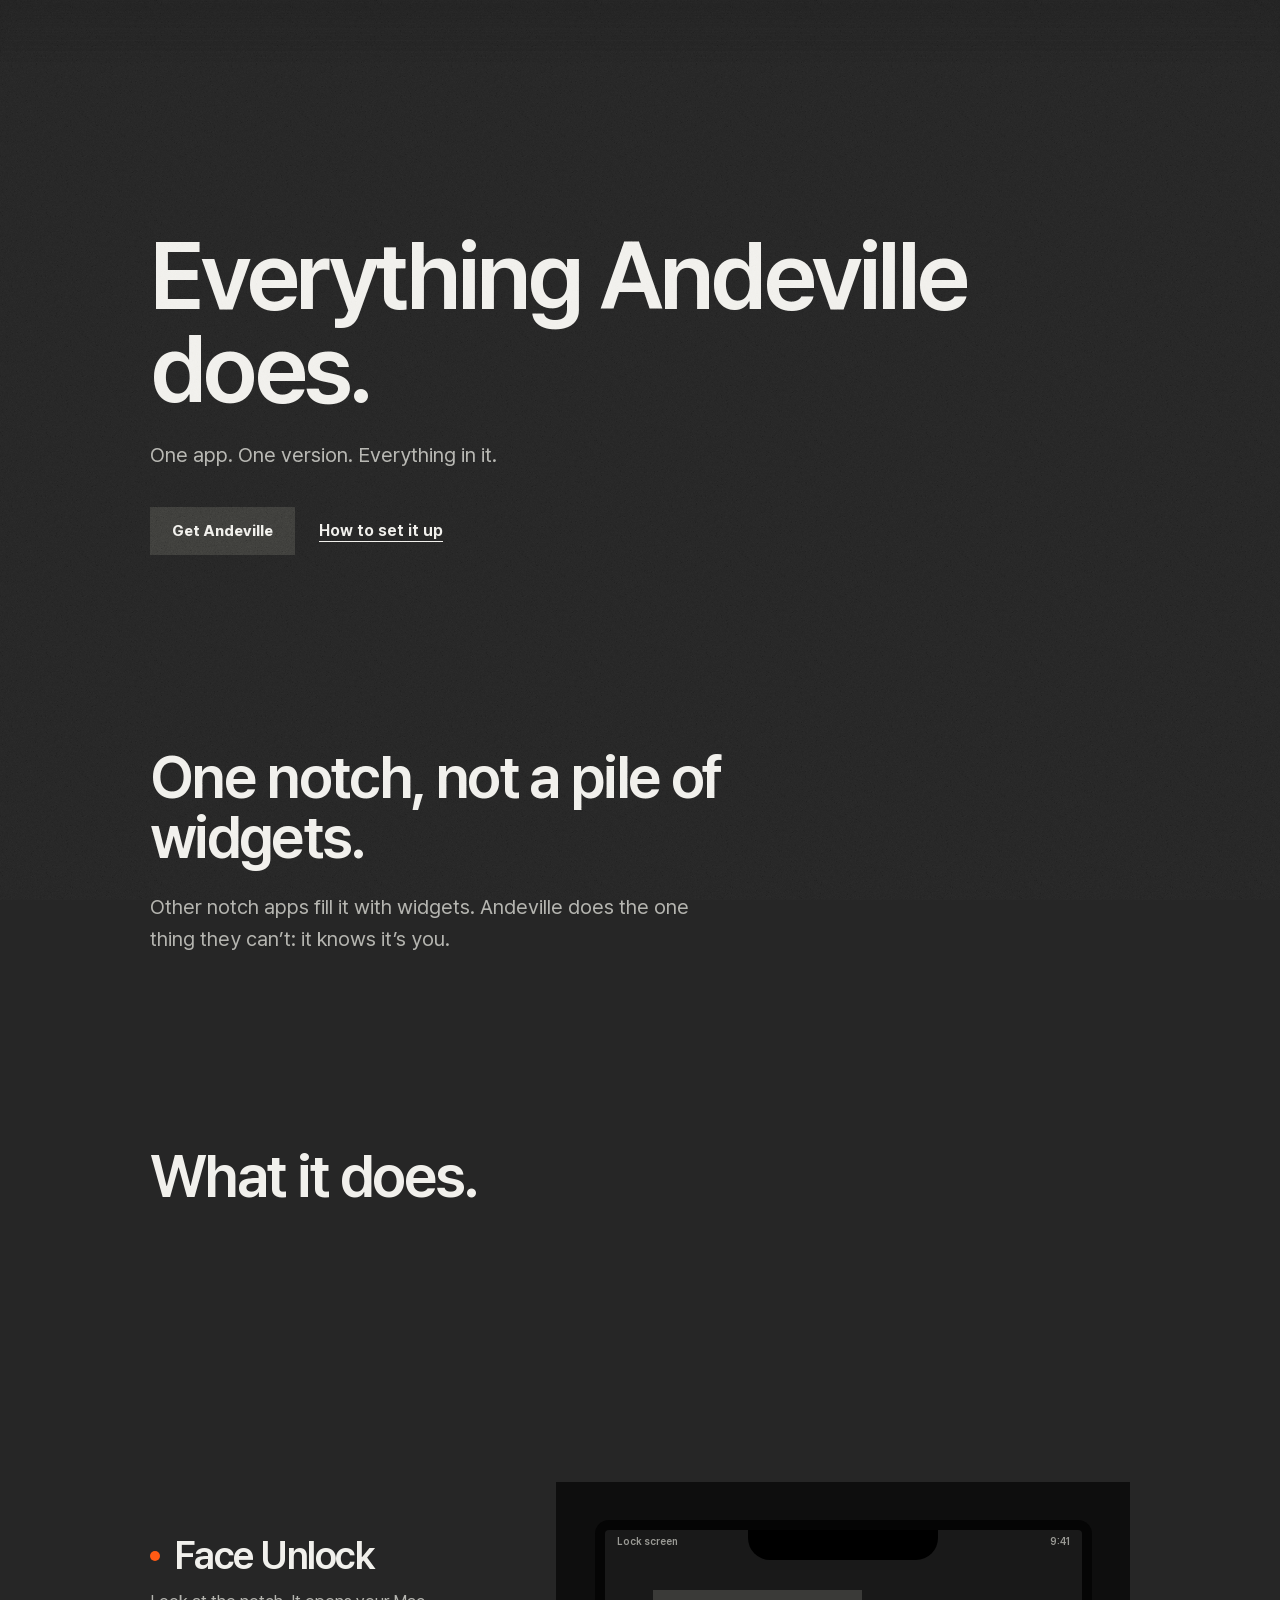
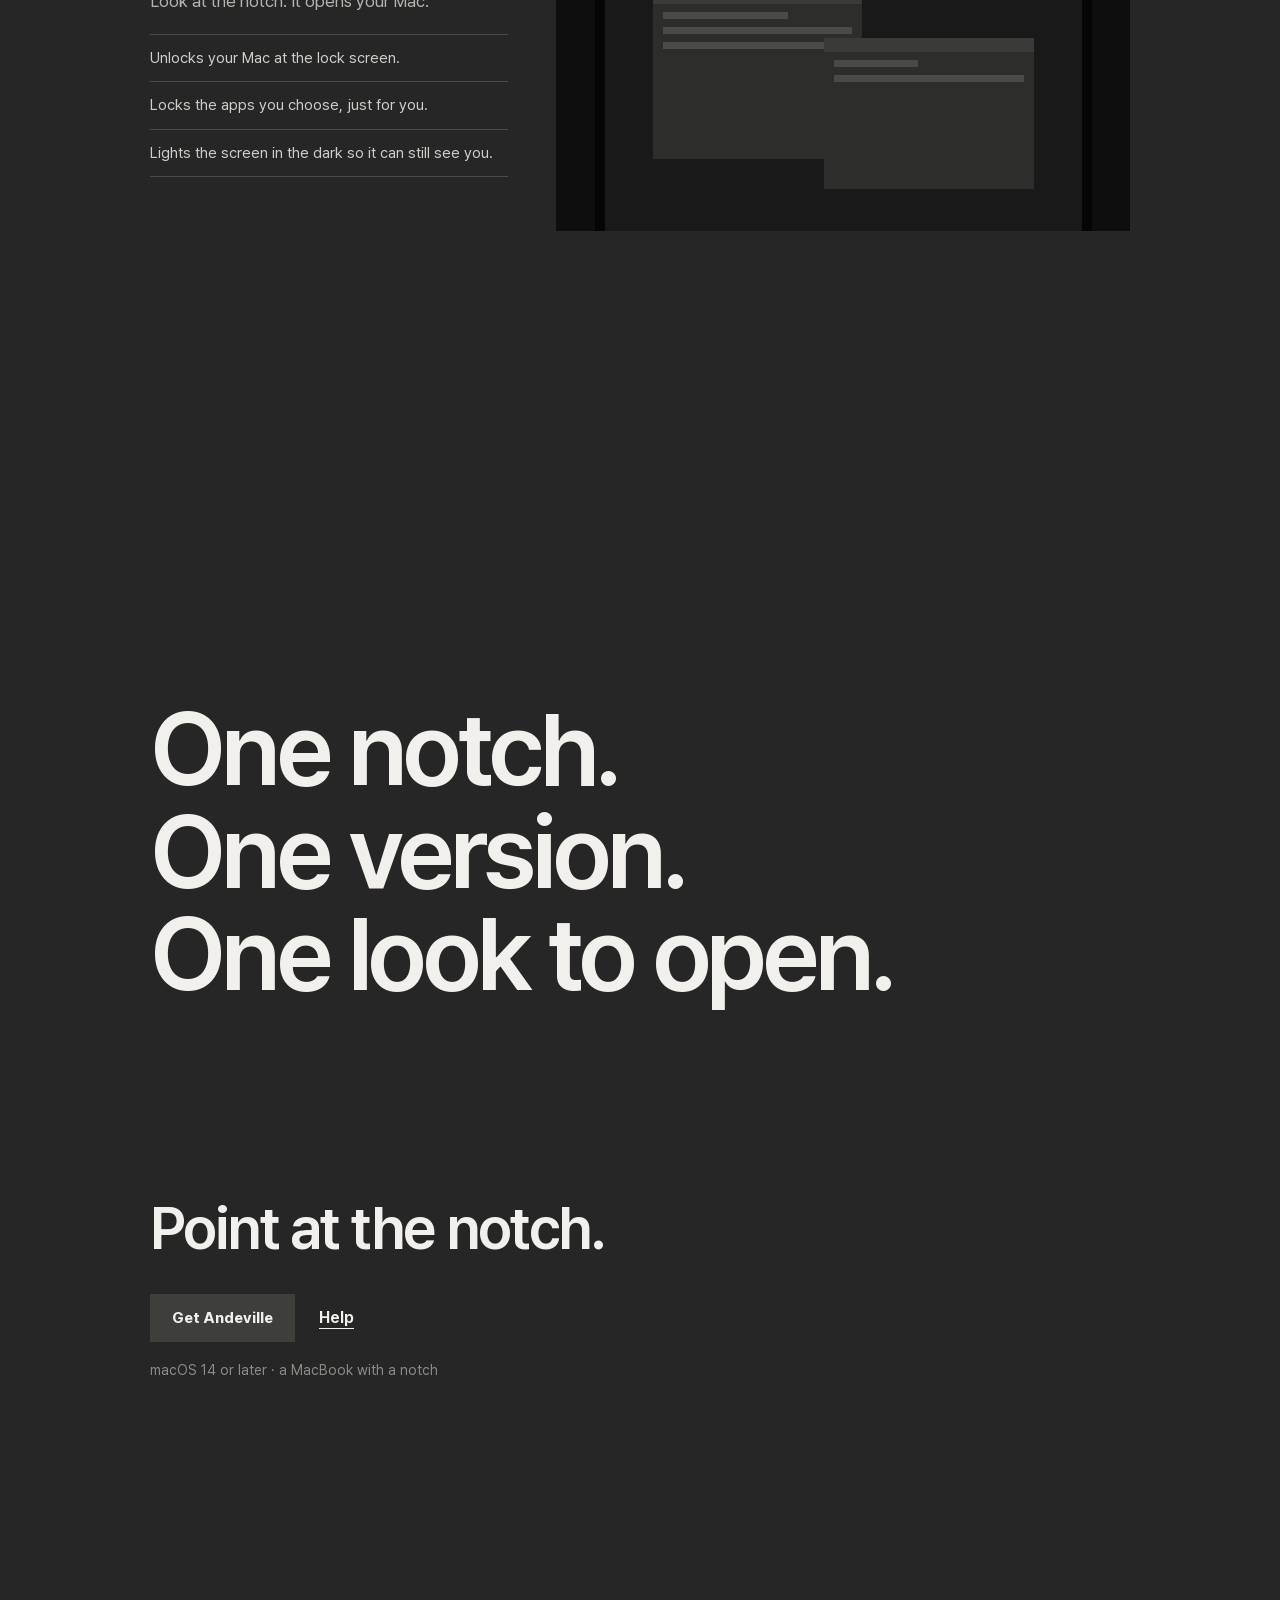
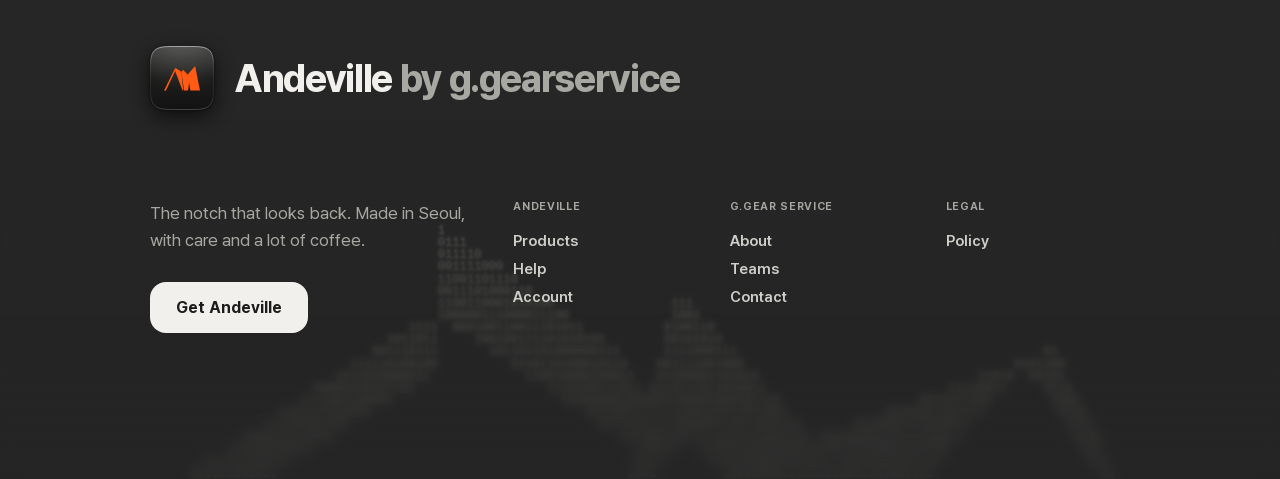
<file: site/products.html>
<!doctype html>
<html lang="en">
<head>
<meta charset="utf-8">
<meta name="viewport" content="width=device-width, initial-scale=1">
<title data-i18n="products.title">Products · Andeville</title>
<meta name="description" data-i18n-attr="content:products.description" content="Every feature in Andeville, in detail: face unlock, App Lock, the notch player, AirPods, Labs, and what each one needs.">
<meta name="theme-color" content="#262626">
<link rel="preload" href="fonts/PretendardVariable.woff2" as="font" type="font/woff2" crossorigin>
<link rel="stylesheet" href="style.css?v=114">
</head>
<body>

<div class="edge" aria-hidden="true"><i></i><i></i><i></i><i></i><i></i><i></i></div>

<main class="pg pd">
<!-- structure after thewayapp.com (Awwwards, Mobile & Apps): a statement, why one, meet it, a path of steps, three lines, a way in -->
<section class="w pd-hero">
  <h1 data-i18n="products.hero.h">Everything Andeville does.</h1>
  <p class="pd-sub" data-i18n="products.hero.sub">One app. One version. Everything in it.</p>
  <div class="pd-cta"><a class="btn get" href="index.html#buy" data-i18n="cta.get">Get Andeville</a><a href="help.html" data-i18n="products.hero.setup">How to set it up</a></div>
</section>
<section class="w pd-one" aria-labelledby="pd-one-h">
  <h2 id="pd-one-h" data-i18n="products.one.h">One notch, not a pile of widgets.</h2>
  <p data-i18n="products.one.p">Other notch apps fill it with widgets. Andeville does the one thing they can’t: it knows it’s you.</p>
</section>
<section class="w pd-path" aria-labelledby="pd-path-h">
  <h2 id="pd-path-h" data-i18n="products.path.h">What it does.</h2>
  <div class="pd-pin"><div class="pd-stick">
  <ol class="pd-steps" role="list">
  <li class="pd-step" data-state="before" id="face-unlock">
    <div class="pd-txt"><h3 data-i18n="products.face.h">Face Unlock</h3><p data-i18n="products.face.p">Look at the notch. It opens your Mac.</p><ul class="pd-pts" role="list"><li data-i18n="products.face.pt1">Unlocks your Mac at the lock screen.</li><li data-i18n="products.face.pt2">Locks the apps you choose, just for you.</li><li data-i18n="products.face.pt3">Lights the screen in the dark so it can still see you.</li></ul></div>
    <div class="stage"><div class="scene" aria-hidden="true"><div class="scr">
          <div class="f-veil a"></div>
          <div class="bar"><span data-i18n="ui.lock_screen">Lock screen</span><span>9:41</span></div>
          <div class="f-clock a">9:41</div>
          <div class="win" style="left:10%;top:20%;width:44%;height:56%"><i class="ln" style="width:60%"></i><i class="ln"></i><i class="ln" style="width:80%"></i></div>
          <div class="win" style="left:46%;top:36%;width:44%;height:50%"><i class="ln" style="width:40%"></i><i class="ln"></i></div>
          <div class="isl f-isl a">
            <svg class="f-mk a"><use href="#mk"/></svg>
            <span class="f-t1 a" data-i18n="ui.checking">Checking it’s you…</span><span class="f-t2 a" data-i18n="ui.welcome">Welcome back</span>
          </div>
          <svg class="cur f-cur a" viewBox="0 0 18 18"><polygon points="2,1 2,15 6,11 9,17 11,16 8,10 14,10" fill="#f1f0ec" stroke="#000" stroke-width="1"/></svg>
  </div></div></div>
  </li>
  <li class="pd-step" data-state="before" id="notch">
    <div class="pd-txt"><h3 data-i18n="products.notch.h">Notch</h3><p data-i18n="products.notch.p">The notch becomes a small live island.</p><ul class="pd-pts" role="list"><li data-i18n="products.notch.pt1">Your music, with bars that move to the sound.</li><li data-i18n="products.notch.pt2">Your AirPods and their battery when they connect.</li><li data-i18n="products.notch.pt3">Volume, brightness and Control Center, right there.</li></ul></div>
    <div class="stage"><div class="scene" aria-hidden="true"><div class="scr">
          <div class="bar"><span data-i18n="ui.desktop">Desktop</span><span>13:20</span></div>
          <div class="win" style="left:12%;top:34%;width:76%;height:56%"><i class="ln" style="width:30%"></i><i class="ln"></i></div>
          <div class="isl m-isl a">
            <div class="m-art"><svg class="mk"><use href="#mk"/></svg></div>
            <div class="m-tt"><span class="m-a a"><b>Grid Line</b><br><small data-i18n="ui.sample_track">Sample track</small></span><span class="m-b a"><b>Slit Study</b><br><small data-i18n="ui.sample_track">Sample track</small></span></div>
            <div class="eq"><i></i><i></i><i></i><i></i><i></i><i></i></div>
          </div>
          <i class="m-swipe a"></i>
  </div></div></div>
  </li>
  <li class="pd-step" data-state="before" id="desk-browser">
    <div class="pd-txt"><h3 data-i18n="products.browser.h">Desk Browser</h3><p data-i18n="products.browser.p">Show the desktop and it’s a browser.</p><ul class="pd-pts" role="list"><li data-i18n="products.browser.pt1">Sits behind your windows, ready to type into.</li><li data-i18n="products.browser.pt2">⌘D adds a bookmark.</li><li data-i18n="products.browser.pt3">Import from another browser. In Labs.</li></ul></div>
    <div class="stage"><div class="scene" aria-hidden="true"><div class="scr">
          <div class="bar"><span data-i18n="ui.desktop">Desktop</span><span>23:58</span></div>
          <div class="b-addr a" data-i18n="ui.addr">andeville.app · type an address or search</div>
          <div class="b-pg a"><i></i><i></i><i></i><i></i></div>
          <div class="win b-w1 a"><i class="ln" style="width:40%"></i><i class="ln"></i></div>
          <div class="win b-w2 a"><i class="ln" style="width:60%"></i><i class="ln"></i></div>
          <div class="isl b-isl"></div>
  </div></div></div>
  </li>
  </ol>
  </div></div>
</section>
<section class="w pd-three"><p data-i18n="products.three">One notch.<br>One version.<br>One look to open.</p></section>
<section class="w pd-end" aria-labelledby="pd-end-h">
  <h2 id="pd-end-h" data-i18n="products.end.h">Point at the notch.</h2>
  <div class="pd-cta"><a class="btn get" href="index.html#buy" data-i18n="cta.get">Get Andeville</a><a href="help.html" data-i18n="nav.help">Help</a></div>
  <p class="pd-req" data-i18n="products.end.req">macOS 14 or later · a MacBook with a notch</p>
</section>
</main>

<footer class="foot">
  <div class="w foot-top">
    <div class="foot-app">
      <span class="foot-icon" aria-hidden="true"><svg viewBox="0 0 100 100"><defs>
<linearGradient id="fi-bg" x1="0" y1="0" x2="0" y2="1"><stop offset="0" stop-color="#3c3c3a"/><stop offset=".48" stop-color="#1e1e1d"/><stop offset="1" stop-color="#121212"/></linearGradient>
<radialGradient id="fi-sheen" cx=".5" cy="-.15" r=".85"><stop offset="0" stop-color="#fff" stop-opacity=".16"/><stop offset="1" stop-color="#fff" stop-opacity="0"/></radialGradient>
<linearGradient id="fi-rim" x1="0" y1="0" x2="0" y2="1"><stop offset="0" stop-color="#fff" stop-opacity=".5"/><stop offset=".3" stop-color="#fff" stop-opacity=".1"/><stop offset=".75" stop-color="#fff" stop-opacity=".06"/><stop offset="1" stop-color="#fff" stop-opacity=".22"/></linearGradient>
</defs><path d="M100.00 50.00 L99.97 65.36 L99.89 70.26 L99.75 73.81 L99.56 76.68 L99.31 79.12 L99.01 81.26 L98.64 83.17 L98.22 84.89 L97.74 86.46 L97.20 87.89 L96.60 89.21 L95.94 90.43 L95.20 91.54 L94.40 92.58 L93.53 93.53 L92.58 94.40 L91.54 95.20 L90.43 95.94 L89.21 96.60 L87.89 97.20 L86.46 97.74 L84.89 98.22 L83.17 98.64 L81.26 99.01 L79.12 99.31 L76.68 99.56 L73.81 99.75 L70.26 99.89 L65.36 99.97 L50.00 100.00 L34.64 99.97 L29.74 99.89 L26.19 99.75 L23.32 99.56 L20.88 99.31 L18.74 99.01 L16.83 98.64 L15.11 98.22 L13.54 97.74 L12.11 97.20 L10.79 96.60 L9.57 95.94 L8.46 95.20 L7.42 94.40 L6.47 93.53 L5.60 92.58 L4.80 91.54 L4.06 90.43 L3.40 89.21 L2.80 87.89 L2.26 86.46 L1.78 84.89 L1.36 83.17 L0.99 81.26 L0.69 79.12 L0.44 76.68 L0.25 73.81 L0.11 70.26 L0.03 65.36 L0.00 50.00 L0.03 34.64 L0.11 29.74 L0.25 26.19 L0.44 23.32 L0.69 20.88 L0.99 18.74 L1.36 16.83 L1.78 15.11 L2.26 13.54 L2.80 12.11 L3.40 10.79 L4.06 9.57 L4.80 8.46 L5.60 7.42 L6.47 6.47 L7.42 5.60 L8.46 4.80 L9.57 4.06 L10.79 3.40 L12.11 2.80 L13.54 2.26 L15.11 1.78 L16.83 1.36 L18.74 0.99 L20.88 0.69 L23.32 0.44 L26.19 0.25 L29.74 0.11 L34.64 0.03 L50.00 0.00 L65.36 0.03 L70.26 0.11 L73.81 0.25 L76.68 0.44 L79.12 0.69 L81.26 0.99 L83.17 1.36 L84.89 1.78 L86.46 2.26 L87.89 2.80 L89.21 3.40 L90.43 4.06 L91.54 4.80 L92.58 5.60 L93.53 6.47 L94.40 7.42 L95.20 8.46 L95.94 9.57 L96.60 10.79 L97.20 12.11 L97.74 13.54 L98.22 15.11 L98.64 16.83 L99.01 18.74 L99.31 20.88 L99.56 23.32 L99.75 26.19 L99.89 29.74 L99.97 34.64Z" fill="url(#fi-bg)"/><path d="M100.00 50.00 L99.97 65.36 L99.89 70.26 L99.75 73.81 L99.56 76.68 L99.31 79.12 L99.01 81.26 L98.64 83.17 L98.22 84.89 L97.74 86.46 L97.20 87.89 L96.60 89.21 L95.94 90.43 L95.20 91.54 L94.40 92.58 L93.53 93.53 L92.58 94.40 L91.54 95.20 L90.43 95.94 L89.21 96.60 L87.89 97.20 L86.46 97.74 L84.89 98.22 L83.17 98.64 L81.26 99.01 L79.12 99.31 L76.68 99.56 L73.81 99.75 L70.26 99.89 L65.36 99.97 L50.00 100.00 L34.64 99.97 L29.74 99.89 L26.19 99.75 L23.32 99.56 L20.88 99.31 L18.74 99.01 L16.83 98.64 L15.11 98.22 L13.54 97.74 L12.11 97.20 L10.79 96.60 L9.57 95.94 L8.46 95.20 L7.42 94.40 L6.47 93.53 L5.60 92.58 L4.80 91.54 L4.06 90.43 L3.40 89.21 L2.80 87.89 L2.26 86.46 L1.78 84.89 L1.36 83.17 L0.99 81.26 L0.69 79.12 L0.44 76.68 L0.25 73.81 L0.11 70.26 L0.03 65.36 L0.00 50.00 L0.03 34.64 L0.11 29.74 L0.25 26.19 L0.44 23.32 L0.69 20.88 L0.99 18.74 L1.36 16.83 L1.78 15.11 L2.26 13.54 L2.80 12.11 L3.40 10.79 L4.06 9.57 L4.80 8.46 L5.60 7.42 L6.47 6.47 L7.42 5.60 L8.46 4.80 L9.57 4.06 L10.79 3.40 L12.11 2.80 L13.54 2.26 L15.11 1.78 L16.83 1.36 L18.74 0.99 L20.88 0.69 L23.32 0.44 L26.19 0.25 L29.74 0.11 L34.64 0.03 L50.00 0.00 L65.36 0.03 L70.26 0.11 L73.81 0.25 L76.68 0.44 L79.12 0.69 L81.26 0.99 L83.17 1.36 L84.89 1.78 L86.46 2.26 L87.89 2.80 L89.21 3.40 L90.43 4.06 L91.54 4.80 L92.58 5.60 L93.53 6.47 L94.40 7.42 L95.20 8.46 L95.94 9.57 L96.60 10.79 L97.20 12.11 L97.74 13.54 L98.22 15.11 L98.64 16.83 L99.01 18.74 L99.31 20.88 L99.56 23.32 L99.75 26.19 L99.89 29.74 L99.97 34.64Z" fill="url(#fi-sheen)"/><path d="M99.25 50.00 L99.22 65.13 L99.14 69.96 L99.01 73.45 L98.82 76.28 L98.57 78.68 L98.27 80.79 L97.91 82.67 L97.50 84.37 L97.03 85.91 L96.50 87.32 L95.90 88.62 L95.25 89.82 L94.53 90.92 L93.74 91.94 L92.87 92.87 L91.94 93.74 L90.92 94.53 L89.82 95.25 L88.62 95.90 L87.32 96.50 L85.91 97.03 L84.37 97.50 L82.67 97.91 L80.79 98.27 L78.68 98.57 L76.28 98.82 L73.45 99.01 L69.96 99.14 L65.13 99.22 L50.00 99.25 L34.87 99.22 L30.04 99.14 L26.55 99.01 L23.72 98.82 L21.32 98.57 L19.21 98.27 L17.33 97.91 L15.63 97.50 L14.09 97.03 L12.68 96.50 L11.38 95.90 L10.18 95.25 L9.08 94.53 L8.06 93.74 L7.13 92.87 L6.26 91.94 L5.47 90.92 L4.75 89.82 L4.10 88.62 L3.50 87.32 L2.97 85.91 L2.50 84.37 L2.09 82.67 L1.73 80.79 L1.43 78.68 L1.18 76.28 L0.99 73.45 L0.86 69.96 L0.78 65.13 L0.75 50.00 L0.78 34.87 L0.86 30.04 L0.99 26.55 L1.18 23.72 L1.43 21.32 L1.73 19.21 L2.09 17.33 L2.50 15.63 L2.97 14.09 L3.50 12.68 L4.10 11.38 L4.75 10.18 L5.47 9.08 L6.26 8.06 L7.13 7.13 L8.06 6.26 L9.08 5.47 L10.18 4.75 L11.38 4.10 L12.68 3.50 L14.09 2.97 L15.63 2.50 L17.33 2.09 L19.21 1.73 L21.32 1.43 L23.72 1.18 L26.55 0.99 L30.04 0.86 L34.87 0.78 L50.00 0.75 L65.13 0.78 L69.96 0.86 L73.45 0.99 L76.28 1.18 L78.68 1.43 L80.79 1.73 L82.67 2.09 L84.37 2.50 L85.91 2.97 L87.32 3.50 L88.62 4.10 L89.82 4.75 L90.92 5.47 L91.94 6.26 L92.87 7.13 L93.74 8.06 L94.53 9.08 L95.25 10.18 L95.90 11.38 L96.50 12.68 L97.03 14.09 L97.50 15.63 L97.91 17.33 L98.27 19.21 L98.57 21.32 L98.82 23.72 L99.01 26.55 L99.14 30.04 L99.22 34.87Z" fill="none" stroke="url(#fi-rim)" stroke-width="1.5"/><g class="fi-mark" transform="translate(22 13.5) scale(.084)"><polygon points="205.86 305.25 33.23 669.54 0 668.1 208.1 245.56 205.86 305.25"/><polygon points="205.86 305.25 342.79 668.1 355.78 668.1 323.15 320.05 208.14 244.44 205.86 305.25"/><polygon points="481.53 411.32 350.62 283.23 323.4 321.66 370.24 668.1 445.68 668.1 481.53 411.32"/><polygon points="489.22 668.1 440.13 371.17 576.88 210.25 668.1 668.1"/></g></svg></span>
      <p class="foot-name"><b>Andeville</b> <span data-i18n="foot.by">by g.gearservice</span></p>
    </div>
    <select class="foot-lang" data-i18n-attr="aria-label:foot.lang" aria-label="Language" hidden></select>
  </div>
  <div class="w foot-cols">
    <div class="foot-pitch">
      <p data-i18n="foot.pitch">The notch that looks back. Made in Seoul, with care and a lot of coffee.</p>
      <a class="foot-get" href="index.html#buy" data-i18n="cta.get">Get Andeville</a>
    </div>
    <nav aria-label="Andeville">
      <div class="lbl">Andeville</div>
      <a href="products.html" data-i18n="nav.products">Products</a><a href="help.html" data-i18n="nav.help">Help</a><a href="account.html" data-i18n="nav.account">Account</a>
    </nav>
    <nav aria-label="G.gear service">
      <div class="lbl">G.gear service</div>
      <a href="about.html" data-i18n="nav.about">About</a><a href="teams.html" data-i18n="nav.teams">Teams</a><a href="contact.html" data-i18n="nav.contact">Contact</a>
    </nav>
    <nav data-i18n-attr="aria-label:foot.legal" aria-label="Legal">
      <div class="lbl" data-i18n="foot.legal">Legal</div>
      <a href="policy.html" data-i18n="nav.policy">Policy</a>
    </nav>
  </div>
  <div class="foot-sink"><pre class="foot-bits" aria-hidden="true"></pre></div>
  <div class="edge-blur" aria-hidden="true"><i></i><i></i><i></i><i></i><i></i></div>
</footer>

<script type="module" src="gg.js?v=1"></script>
<script src="common.js?v=64"></script>
</body>
</html>
</file>
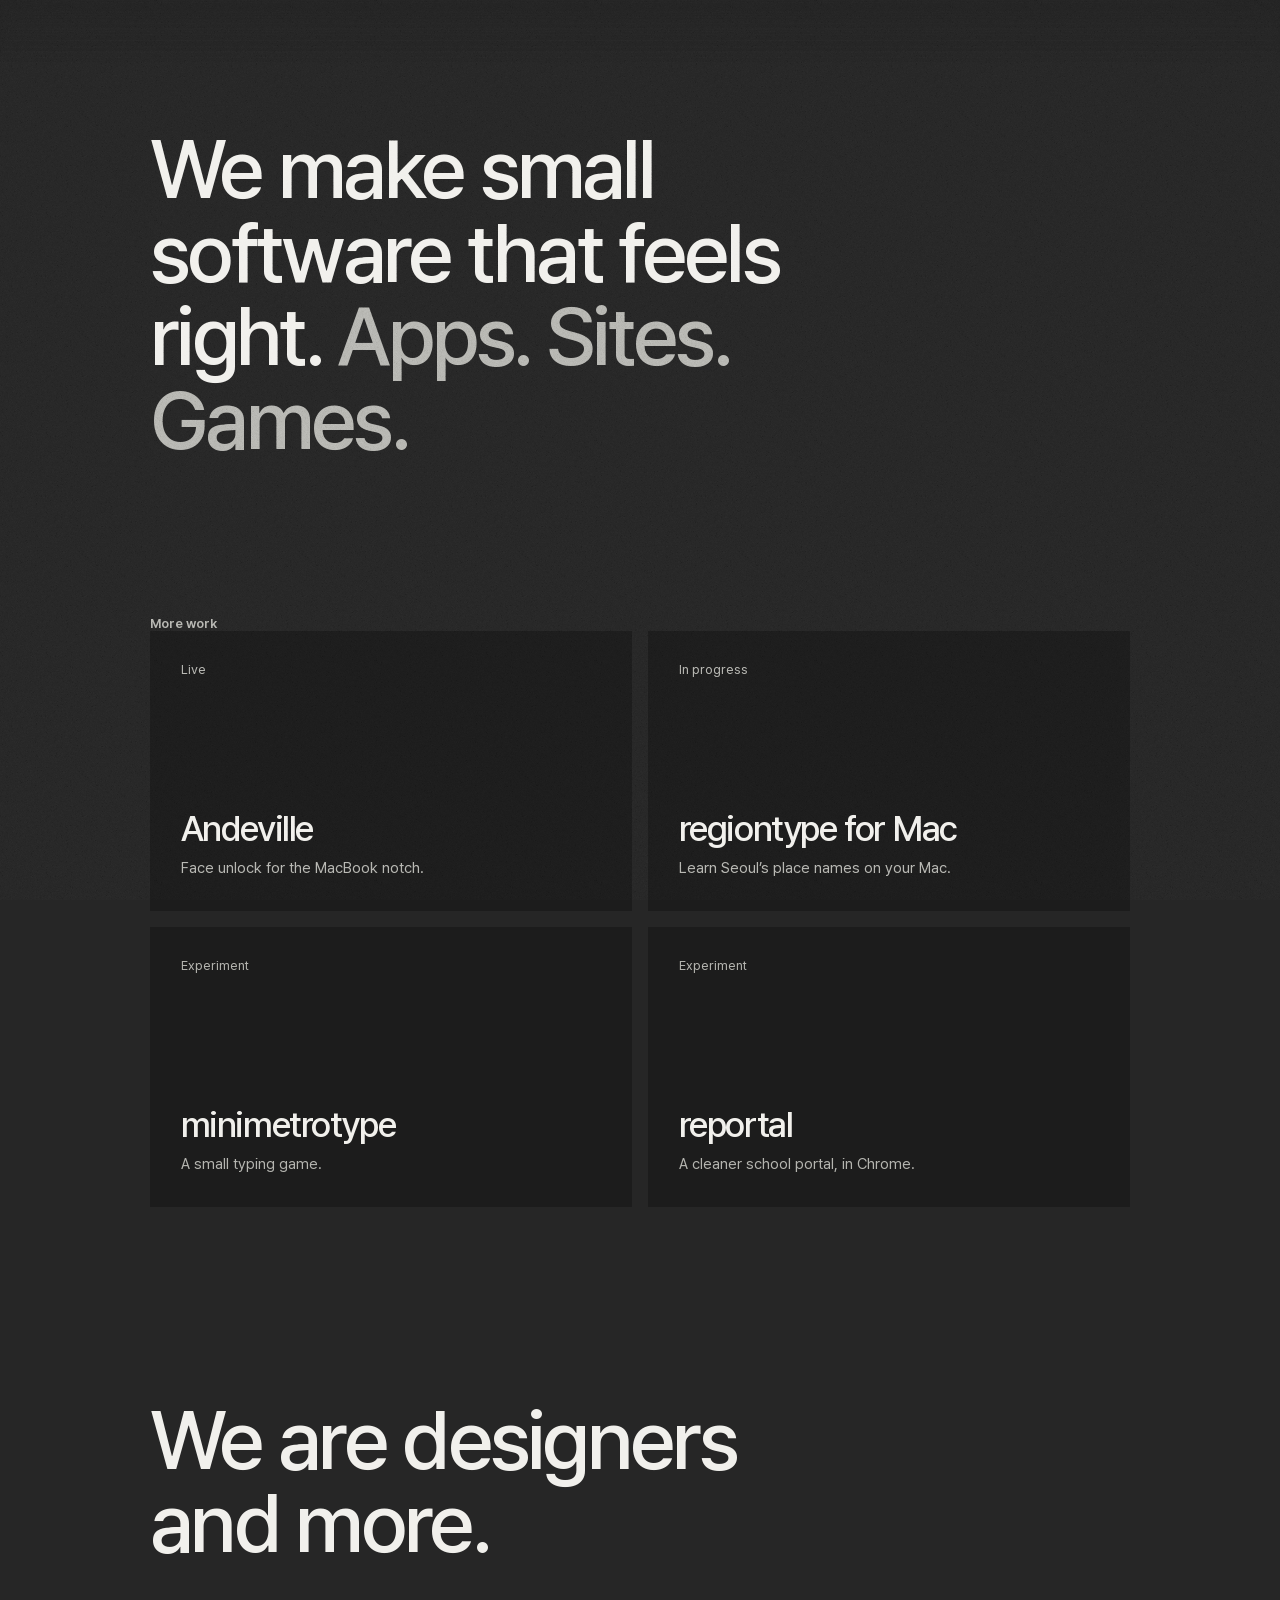
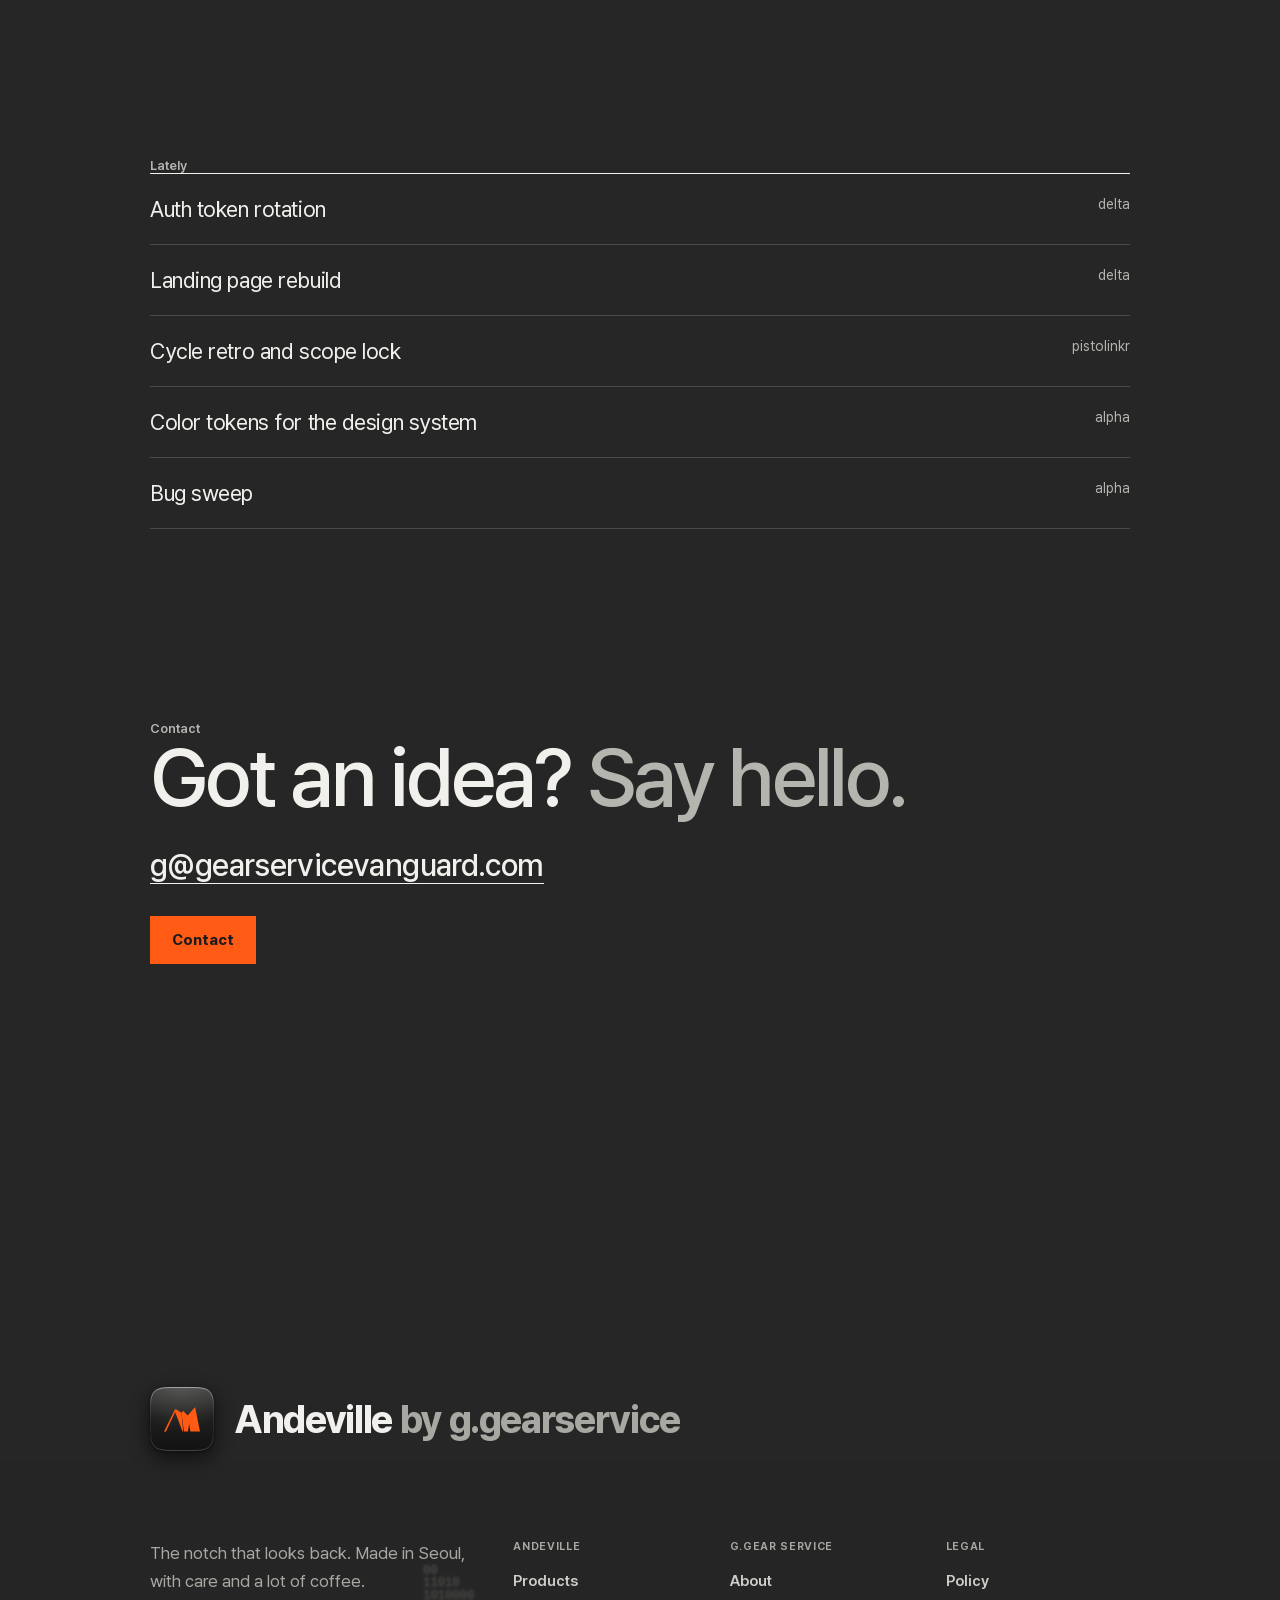
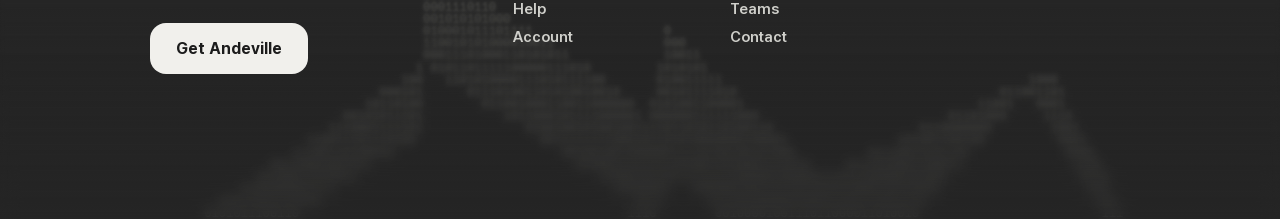
<file: site/teams.html>
<!doctype html>
<html lang="en" data-colorway="ink-mist" style="--bg:#262626;--fg:#F1F0EC;--soft:#B5B5B0;--line:#4A4A47;--panel:#3A3A38;--dim:transparent;--pg-bg:#3A3A38;--pg-fg:#F1F0EC;--mark:#F1F0EC;--mark-s:#F1F0EC;--accent:#FF5B14;--on-accent:#1C1C1C;--t-a:#F1F0EC;--t-d:#F1F0EC;--t-l:#F1F0EC;--max:calc(var(--col) + 2 * var(--gut));--gutter:var(--gut)">
<head>
<meta charset="utf-8">
<meta name="viewport" content="width=device-width, initial-scale=1">
<title data-i18n="teams.title">Teams · Andeville</title>
<meta name="description" data-i18n-attr="content:teams.description" content="G.gear service: the alpha team, the delta team and pistolinkr, the lead between them.">
<meta name="theme-color" content="#262626">
<link rel="preload" href="fonts/PretendardVariable.woff2" as="font" type="font/woff2" crossorigin>
<link rel="stylesheet" href="style.css?v=114">
<!-- gdotgear.services, built from the g.gearservice repo (astro build): its sections, styles and motion, in Andeville colours -->
<script>
      // .js gates every hidden start state, so no-JS visitors see the whole page.
      // no-intro: skip the hero replay when flipping colorway routes in one tab session.
      (function(d){d.classList.add('js');
        try{ if(sessionStorage.getItem('intro')) d.classList.add('no-intro'); else sessionStorage.setItem('intro','1'); }catch(e){}
        // if the motion module never runs, un-gate after 3s rather than leave content hidden
        setTimeout(function(){ if(!d.classList.contains('motion-ready')) d.classList.remove('js'); },3000);
      })(document.documentElement);
    </script>
<style>html.lenis,html.lenis body{height:auto}.lenis:not(.lenis-autoToggle).lenis-stopped{overflow:clip}.lenis [data-lenis-prevent],.lenis [data-lenis-prevent-wheel],.lenis [data-lenis-prevent-touch],.lenis [data-lenis-prevent-vertical],.lenis [data-lenis-prevent-horizontal]{overscroll-behavior:contain}.lenis.lenis-smooth iframe{pointer-events:none}.lenis.lenis-autoToggle{transition-behavior:allow-discrete;transition-property:overflow;transition-duration:1ms}
</style>
<link rel="stylesheet" href="gg.css?v=2">
</head>
<body>
<svg width="0" height="0" style="position:absolute" aria-hidden="true" focusable="false"><defs><g id="mark-top"><path d="M900.86,368.96c0,205.81-207.32,372.65-413.12,372.65S115.09,574.77,115.09,368.96"></path><path d="M900.86,368.96c0,205.81-199.22,372.65-405.03,372.65S123.19,574.77,123.19,368.96"></path><path d="M908.96,368.96c0,205.81-199.22,372.65-405.03,372.65s-372.65-166.84-372.65-372.65"></path><path d="M917.05,368.96c0,205.81-199.22,372.65-405.03,372.65s-372.65-166.84-372.65-372.65"></path><path d="M925.15,368.96c0,205.81-199.22,372.65-405.03,372.65s-372.65-166.84-372.65-372.65"></path><path d="M900.86,368.96c0,205.81-166.84,372.65-372.65,372.65s-372.65-166.84-372.65-372.65"></path><path d="M908.96,368.96c0,205.81-166.84,372.65-372.65,372.65s-372.65-166.84-372.65-372.65"></path><path d="M917.05,368.96c0,205.81-166.84,372.65-372.65,372.65s-372.65-166.84-372.65-372.65"></path><path d="M925.15,368.96c0,205.81-166.84,372.65-372.65,372.65s-372.65-166.84-372.65-372.65"></path><path d="M933.24,368.96c0,205.81-166.84,372.65-372.65,372.65s-405.03-166.84-405.03-372.65"></path><path d="M941.34,368.96c0,205.81-166.84,372.65-372.65,372.65s-405.03-166.84-405.03-372.65"></path><path d="M949.43,368.96c0,205.81-166.84,372.65-372.65,372.65s-405.03-166.84-405.03-372.65"></path><path d="M957.53,368.96c0,205.81-166.84,372.65-372.65,372.65s-405.03-166.84-405.03-372.65"></path><path d="M965.62,368.96c0,205.81-166.84,372.65-372.65,372.65s-413.12-166.84-413.12-372.65"></path></g><g id="mark-bot"><path d="M179.86,815.31c0-205.81,207.32-372.65,413.12-372.65s372.65,166.84,372.65,372.65"></path><path d="M179.86,815.31c0-205.81,199.22-372.65,405.03-372.65s372.65,166.84,372.65,372.65"></path><path d="M171.76,815.31c0-205.81,199.22-372.65,405.03-372.65s372.65,166.84,372.65,372.65"></path><path d="M163.67,815.31c0-205.81,199.22-372.65,405.03-372.65s372.65,166.84,372.65,372.65"></path><path d="M155.57,815.31c0-205.81,199.22-372.65,405.03-372.65s372.65,166.84,372.65,372.65"></path><path d="M179.86,815.31c0-205.81,166.84-372.65,372.65-372.65s372.65,166.84,372.65,372.65"></path><path d="M171.76,815.31c0-205.81,166.84-372.65,372.65-372.65s372.65,166.84,372.65,372.65"></path><path d="M163.67,815.31c0-205.81,166.84-372.65,372.65-372.65s372.65,166.84,372.65,372.65"></path><path d="M155.57,815.31c0-205.81,166.84-372.65,372.65-372.65s372.65,166.84,372.65,372.65"></path><path d="M147.48,815.31c0-205.81,166.84-372.65,372.65-372.65s405.03,166.84,405.03,372.65"></path><path d="M139.38,815.31c0-205.81,166.84-372.65,372.65-372.65s405.03,166.84,405.03,372.65"></path><path d="M131.29,815.31c0-205.81,166.84-372.65,372.65-372.65s405.03,166.84,405.03,372.65"></path><path d="M123.19,815.31c0-205.81,166.84-372.65,372.65-372.65s405.03,166.84,405.03,372.65"></path><path d="M115.09,815.31c0-205.81,166.84-372.65,372.65-372.65s413.12,166.84,413.12,372.65"></path></g><g id="mark-paths"><use href="#mark-top"></use><use href="#mark-bot"></use></g><g id="wordmark-paths"><path d="M105.5 344.74h16.04c2.3 6.5 9.4 10.8 18.49 10.8 12.49 0 19.88-7.1 19.88-17.75V325h-.3c-4.36 8.43-13.53 13.97-24.61 13.97-19.52 0-32.31-15.23-32.31-39.48s12.71-39.85 32.68-39.85c11.01 0 20.03 5.54 24.77 14.57h.3v-13.32h15.52v76.37c0 18.55-14.35 30.68-36.52 30.68-18.33 0-31.93-9.76-33.93-23.22Zm54.5-45.18c0-15.96-8.21-26.46-20.7-26.46s-20.26 10.28-20.26 26.46 7.99 26.17 20.26 26.17 20.7-10.12 20.7-26.17"></path><path d="M194 329.8c0-5.39 4.28-9.67 9.67-9.67s9.69 4.28 9.69 9.68-4.3 9.68-9.69 9.68-9.68-4.29-9.68-9.68"></path><path d="M226.74 344.74h16.05c2.29 6.5 9.4 10.8 18.48 10.8 12.5 0 19.89-7.1 19.89-17.75V325h-.3c-4.36 8.43-13.53 13.97-24.61 13.97-19.52 0-32.31-15.23-32.31-39.48s12.7-39.85 32.67-39.85c11.02 0 20.03 5.54 24.77 14.57h.3v-13.32h15.52v76.37c0 18.55-14.34 30.68-36.51 30.68-18.34 0-31.94-9.76-33.94-23.22Zm54.5-45.18c0-15.96-8.2-26.46-20.7-26.46s-20.25 10.28-20.25 26.46 7.98 26.17 20.25 26.17 20.7-10.12 20.7-26.17"></path><path d="M379.63 315.83c-2.22 14.2-15.67 24.33-33.48 24.33-22.84 0-36.68-15.46-36.68-40s14.05-40.66 36.01-40.66 35.04 15.24 35.04 38.82v5.47H325.6v.97c0 13.53 8.13 22.47 20.92 22.47 9.1 0 15.82-4.58 17.97-11.38h15.15Zm-53.97-23.22h38.89c-.37-11.9-7.91-20.25-19.08-20.25s-19 8.5-19.8 20.25"></path><path d="M389.76 316.57c0-13.6 10.43-21.96 28.9-22.99l21.3-1.26v-5.98c0-8.65-5.84-13.82-15.6-13.82-9.24 0-15.01 4.44-16.41 11.38h-15.08c.89-14.05 12.87-24.4 32.09-24.4s30.9 9.99 30.9 25.58v53.6h-15.3v-12.8h-.37c-4.5 8.66-14.35 14.13-24.55 14.13-15.23 0-25.87-9.46-25.87-23.44Zm50.2-7.02v-6.14l-19.16 1.18c-9.53.67-14.93 4.88-14.93 11.54s5.62 11.24 14.2 11.24c11.15 0 19.88-7.69 19.88-17.82Z"></path><path d="M471.31 260.9h15.23v13.24h.37c2.59-9.1 9.54-14.5 18.7-14.5 2.3 0 4.3.38 5.48.6v14.85c-1.25-.52-4.06-.88-7.17-.88-10.28 0-16.63 6.87-16.63 17.88v46.58h-15.97V260.9Z"></path><path d="M549.34 259.5c17.3 0 29.42 9.68 29.94 23.5h-15c-.75-7.03-6.44-11.38-15.39-11.38s-14.4 4.22-14.4 10.35c0 4.8 3.83 8.06 11.9 10.06l13.08 3.03c15.68 3.77 21.59 9.68 21.59 21.14 0 14.19-13.24 23.95-32.31 23.95s-30.61-9.54-31.87-23.8h15.83c1.25 7.46 7.02 11.6 16.77 11.6s15.53-4 15.53-10.29c0-4.95-2.96-7.68-11.1-9.75l-13.9-3.4c-14.04-3.4-21.14-10.72-21.14-21.59 0-13.9 12.27-23.44 30.46-23.44Z"></path><path d="M660.16 315.83c-2.22 14.2-15.67 24.33-33.49 24.33-22.84 0-36.67-15.46-36.67-40s14.04-40.66 36-40.66 35.05 15.24 35.05 38.82v5.47h-54.93v.97c0 13.53 8.13 22.47 20.92 22.47 9.1 0 15.82-4.58 17.96-11.38h15.16Zm-53.96-23.22h38.88c-.37-11.9-7.9-20.25-19.07-20.25s-19 8.5-19.81 20.25"></path><path d="M673.4 260.9h15.23v13.24h.36c2.59-9.1 9.54-14.5 18.71-14.5 2.29 0 4.29.38 5.47.6v14.85c-1.25-.52-4.06-.88-7.17-.88-10.28 0-16.63 6.87-16.63 17.88v46.58H673.4z"></path><path d="M761.6 338.68h-17.16l-28.02-77.78h17l19.52 62.18h.3l19.51-62.18h16.71z"></path><path d="M797.9 240.42c0-5.1 4.13-9.17 9.23-9.17s9.32 4.06 9.32 9.17-4.15 9.1-9.32 9.1-9.24-4.07-9.24-9.1m1.25 20.48h15.96v77.78h-15.96z"></path><path d="M882.99 287.66c-1.63-8.28-7.84-14.85-18.27-14.85-12.35 0-20.47 10.28-20.47 26.98s8.2 26.98 20.63 26.98c9.83 0 16.26-5.4 18.1-14.41h15.38c-1.7 16.56-14.93 27.8-33.64 27.8-22.25 0-36.74-15.24-36.74-40.37s14.5-40.3 36.6-40.3c20.03 0 32.23 12.87 33.64 28.17z"></path><path d="M976.36 315.83c-2.22 14.2-15.68 24.33-33.49 24.33-22.84 0-36.67-15.46-36.67-40s14.05-40.66 36-40.66 35.05 15.24 35.05 38.82v5.47h-54.93v.97c0 13.53 8.13 22.47 20.92 22.47 9.1 0 15.82-4.58 17.97-11.38h15.15Zm-53.97-23.22h38.88c-.36-11.9-7.9-20.25-19.07-20.25s-19 8.5-19.81 20.25"></path></g><!-- lens = (top arc filled + stroked) ∩ (bottom arc filled + stroked); fill closes each arc across its open ends --><mask id="mark-mask-T" maskUnits="userSpaceOnUse" x="0" y="200" width="1080" height="700"><use href="#mark-top" fill="#fff" stroke="#fff" stroke-width="24"></use></mask><mask id="mark-mask-C" maskUnits="userSpaceOnUse" x="0" y="200" width="1080" height="700"><g mask="url(#mark-mask-T)"><use href="#mark-bot" fill="#fff" stroke="#fff" stroke-width="24"></use></g></mask></defs></svg>
<div class="edge" aria-hidden="true"><i></i><i></i><i></i><i></i><i></i><i></i></div>
<div class="page">
<main class="tm">
<!-- structure after studyhall.design (Awwwards): statement over a full-width visual, a featured project, recent work, who we are, a plain list -->
<section class="wrap tm-hero" aria-labelledby="tm-h">
  <h1 id="tm-h" class="tm-say" data-reveal="display" data-i18n="teams.hero">We make small software that feels right. <span>Apps. Sites. Games.</span></h1>
</section>
<section class="wrap tm-work" aria-labelledby="tm-work-h">
  <h2 id="tm-work-h" class="tm-lbl" data-i18n="teams.work.title">More work</h2>
  <ul class="tm-grid" role="list"><li data-reveal-item><a class="tm-card" href="index.html"><span class="tm-st" data-i18n="teams.status.live">Live</span><h3>Andeville</h3><p data-i18n="teams.work.andeville">Face unlock for the MacBook notch.</p></a></li><li data-reveal-item><div class="tm-card"><span class="tm-st" data-i18n="teams.status.in_progress">In progress</span><h3>regiontype for Mac</h3><p data-i18n="teams.work.regiontype">Learn Seoul’s place names on your Mac.</p></div></li><li data-reveal-item><div class="tm-card"><span class="tm-st" data-i18n="teams.status.experiment">Experiment</span><h3>minimetrotype</h3><p data-i18n="teams.work.minimetrotype">A small typing game.</p></div></li><li data-reveal-item><div class="tm-card"><span class="tm-st" data-i18n="teams.status.experiment">Experiment</span><h3>reportal</h3><p data-i18n="teams.work.reportal">A cleaner school portal, in Chrome.</p></div></li></ul>
</section>
<section class="wrap tm-we" aria-labelledby="tm-we-h">
  <h2 id="tm-we-h" class="tm-say" data-reveal="display"><span class="tm-we-a" data-i18n="teams.we.before">We are</span><span class="tm-rot" data-rot="designers,builders,one lead" data-i18n="teams.rot.first" data-i18n-attr="data-rot:teams.rot.list">designers</span><br><span class="tm-we-b" data-i18n="teams.we.after">and more.</span></h2>
</section>
<section class="wrap tm-log" aria-labelledby="tm-log-h">
  <h2 id="tm-log-h" class="tm-lbl" data-i18n="teams.log.title">Lately</h2>
  <ul class="tm-rows" role="list"><li data-reveal-item><span data-i18n="teams.log.auth">Auth token rotation</span><span>delta</span></li><li data-reveal-item><span data-i18n="teams.log.landing">Landing page rebuild</span><span>delta</span></li><li data-reveal-item><span data-i18n="teams.log.retro">Cycle retro and scope lock</span><span>pistolinkr</span></li><li data-reveal-item><span data-i18n="teams.log.tokens">Color tokens for the design system</span><span>alpha</span></li><li data-reveal-item><span data-i18n="teams.log.bugs">Bug sweep</span><span>alpha</span></li></ul>
</section>
<section class="wrap tm-contact" aria-labelledby="tm-contact-h">
  <h2 id="tm-contact-h" class="tm-lbl" data-i18n="nav.contact">Contact</h2>
  <p class="tm-say" data-reveal="display" data-i18n="teams.contact.say">Got an idea? <span>Say hello.</span></p>
  <a class="tm-mail" href="mailto:g@gearservicevanguard.com" data-reveal>g@gearservicevanguard.com</a>
  <div class="tm-acts" data-reveal><a class="btn acc" href="contact.html" data-i18n="nav.contact">Contact</a></div>
</section>
</main>
</div>
<footer class="foot">
  <div class="w foot-top">
    <div class="foot-app">
      <span class="foot-icon" aria-hidden="true"><svg viewBox="0 0 100 100"><defs>
<linearGradient id="fi-bg" x1="0" y1="0" x2="0" y2="1"><stop offset="0" stop-color="#3c3c3a"/><stop offset=".48" stop-color="#1e1e1d"/><stop offset="1" stop-color="#121212"/></linearGradient>
<radialGradient id="fi-sheen" cx=".5" cy="-.15" r=".85"><stop offset="0" stop-color="#fff" stop-opacity=".16"/><stop offset="1" stop-color="#fff" stop-opacity="0"/></radialGradient>
<linearGradient id="fi-rim" x1="0" y1="0" x2="0" y2="1"><stop offset="0" stop-color="#fff" stop-opacity=".5"/><stop offset=".3" stop-color="#fff" stop-opacity=".1"/><stop offset=".75" stop-color="#fff" stop-opacity=".06"/><stop offset="1" stop-color="#fff" stop-opacity=".22"/></linearGradient>
</defs><path d="M100.00 50.00 L99.97 65.36 L99.89 70.26 L99.75 73.81 L99.56 76.68 L99.31 79.12 L99.01 81.26 L98.64 83.17 L98.22 84.89 L97.74 86.46 L97.20 87.89 L96.60 89.21 L95.94 90.43 L95.20 91.54 L94.40 92.58 L93.53 93.53 L92.58 94.40 L91.54 95.20 L90.43 95.94 L89.21 96.60 L87.89 97.20 L86.46 97.74 L84.89 98.22 L83.17 98.64 L81.26 99.01 L79.12 99.31 L76.68 99.56 L73.81 99.75 L70.26 99.89 L65.36 99.97 L50.00 100.00 L34.64 99.97 L29.74 99.89 L26.19 99.75 L23.32 99.56 L20.88 99.31 L18.74 99.01 L16.83 98.64 L15.11 98.22 L13.54 97.74 L12.11 97.20 L10.79 96.60 L9.57 95.94 L8.46 95.20 L7.42 94.40 L6.47 93.53 L5.60 92.58 L4.80 91.54 L4.06 90.43 L3.40 89.21 L2.80 87.89 L2.26 86.46 L1.78 84.89 L1.36 83.17 L0.99 81.26 L0.69 79.12 L0.44 76.68 L0.25 73.81 L0.11 70.26 L0.03 65.36 L0.00 50.00 L0.03 34.64 L0.11 29.74 L0.25 26.19 L0.44 23.32 L0.69 20.88 L0.99 18.74 L1.36 16.83 L1.78 15.11 L2.26 13.54 L2.80 12.11 L3.40 10.79 L4.06 9.57 L4.80 8.46 L5.60 7.42 L6.47 6.47 L7.42 5.60 L8.46 4.80 L9.57 4.06 L10.79 3.40 L12.11 2.80 L13.54 2.26 L15.11 1.78 L16.83 1.36 L18.74 0.99 L20.88 0.69 L23.32 0.44 L26.19 0.25 L29.74 0.11 L34.64 0.03 L50.00 0.00 L65.36 0.03 L70.26 0.11 L73.81 0.25 L76.68 0.44 L79.12 0.69 L81.26 0.99 L83.17 1.36 L84.89 1.78 L86.46 2.26 L87.89 2.80 L89.21 3.40 L90.43 4.06 L91.54 4.80 L92.58 5.60 L93.53 6.47 L94.40 7.42 L95.20 8.46 L95.94 9.57 L96.60 10.79 L97.20 12.11 L97.74 13.54 L98.22 15.11 L98.64 16.83 L99.01 18.74 L99.31 20.88 L99.56 23.32 L99.75 26.19 L99.89 29.74 L99.97 34.64Z" fill="url(#fi-bg)"/><path d="M100.00 50.00 L99.97 65.36 L99.89 70.26 L99.75 73.81 L99.56 76.68 L99.31 79.12 L99.01 81.26 L98.64 83.17 L98.22 84.89 L97.74 86.46 L97.20 87.89 L96.60 89.21 L95.94 90.43 L95.20 91.54 L94.40 92.58 L93.53 93.53 L92.58 94.40 L91.54 95.20 L90.43 95.94 L89.21 96.60 L87.89 97.20 L86.46 97.74 L84.89 98.22 L83.17 98.64 L81.26 99.01 L79.12 99.31 L76.68 99.56 L73.81 99.75 L70.26 99.89 L65.36 99.97 L50.00 100.00 L34.64 99.97 L29.74 99.89 L26.19 99.75 L23.32 99.56 L20.88 99.31 L18.74 99.01 L16.83 98.64 L15.11 98.22 L13.54 97.74 L12.11 97.20 L10.79 96.60 L9.57 95.94 L8.46 95.20 L7.42 94.40 L6.47 93.53 L5.60 92.58 L4.80 91.54 L4.06 90.43 L3.40 89.21 L2.80 87.89 L2.26 86.46 L1.78 84.89 L1.36 83.17 L0.99 81.26 L0.69 79.12 L0.44 76.68 L0.25 73.81 L0.11 70.26 L0.03 65.36 L0.00 50.00 L0.03 34.64 L0.11 29.74 L0.25 26.19 L0.44 23.32 L0.69 20.88 L0.99 18.74 L1.36 16.83 L1.78 15.11 L2.26 13.54 L2.80 12.11 L3.40 10.79 L4.06 9.57 L4.80 8.46 L5.60 7.42 L6.47 6.47 L7.42 5.60 L8.46 4.80 L9.57 4.06 L10.79 3.40 L12.11 2.80 L13.54 2.26 L15.11 1.78 L16.83 1.36 L18.74 0.99 L20.88 0.69 L23.32 0.44 L26.19 0.25 L29.74 0.11 L34.64 0.03 L50.00 0.00 L65.36 0.03 L70.26 0.11 L73.81 0.25 L76.68 0.44 L79.12 0.69 L81.26 0.99 L83.17 1.36 L84.89 1.78 L86.46 2.26 L87.89 2.80 L89.21 3.40 L90.43 4.06 L91.54 4.80 L92.58 5.60 L93.53 6.47 L94.40 7.42 L95.20 8.46 L95.94 9.57 L96.60 10.79 L97.20 12.11 L97.74 13.54 L98.22 15.11 L98.64 16.83 L99.01 18.74 L99.31 20.88 L99.56 23.32 L99.75 26.19 L99.89 29.74 L99.97 34.64Z" fill="url(#fi-sheen)"/><path d="M99.25 50.00 L99.22 65.13 L99.14 69.96 L99.01 73.45 L98.82 76.28 L98.57 78.68 L98.27 80.79 L97.91 82.67 L97.50 84.37 L97.03 85.91 L96.50 87.32 L95.90 88.62 L95.25 89.82 L94.53 90.92 L93.74 91.94 L92.87 92.87 L91.94 93.74 L90.92 94.53 L89.82 95.25 L88.62 95.90 L87.32 96.50 L85.91 97.03 L84.37 97.50 L82.67 97.91 L80.79 98.27 L78.68 98.57 L76.28 98.82 L73.45 99.01 L69.96 99.14 L65.13 99.22 L50.00 99.25 L34.87 99.22 L30.04 99.14 L26.55 99.01 L23.72 98.82 L21.32 98.57 L19.21 98.27 L17.33 97.91 L15.63 97.50 L14.09 97.03 L12.68 96.50 L11.38 95.90 L10.18 95.25 L9.08 94.53 L8.06 93.74 L7.13 92.87 L6.26 91.94 L5.47 90.92 L4.75 89.82 L4.10 88.62 L3.50 87.32 L2.97 85.91 L2.50 84.37 L2.09 82.67 L1.73 80.79 L1.43 78.68 L1.18 76.28 L0.99 73.45 L0.86 69.96 L0.78 65.13 L0.75 50.00 L0.78 34.87 L0.86 30.04 L0.99 26.55 L1.18 23.72 L1.43 21.32 L1.73 19.21 L2.09 17.33 L2.50 15.63 L2.97 14.09 L3.50 12.68 L4.10 11.38 L4.75 10.18 L5.47 9.08 L6.26 8.06 L7.13 7.13 L8.06 6.26 L9.08 5.47 L10.18 4.75 L11.38 4.10 L12.68 3.50 L14.09 2.97 L15.63 2.50 L17.33 2.09 L19.21 1.73 L21.32 1.43 L23.72 1.18 L26.55 0.99 L30.04 0.86 L34.87 0.78 L50.00 0.75 L65.13 0.78 L69.96 0.86 L73.45 0.99 L76.28 1.18 L78.68 1.43 L80.79 1.73 L82.67 2.09 L84.37 2.50 L85.91 2.97 L87.32 3.50 L88.62 4.10 L89.82 4.75 L90.92 5.47 L91.94 6.26 L92.87 7.13 L93.74 8.06 L94.53 9.08 L95.25 10.18 L95.90 11.38 L96.50 12.68 L97.03 14.09 L97.50 15.63 L97.91 17.33 L98.27 19.21 L98.57 21.32 L98.82 23.72 L99.01 26.55 L99.14 30.04 L99.22 34.87Z" fill="none" stroke="url(#fi-rim)" stroke-width="1.5"/><g class="fi-mark" transform="translate(22 13.5) scale(.084)"><polygon points="205.86 305.25 33.23 669.54 0 668.1 208.1 245.56 205.86 305.25"/><polygon points="205.86 305.25 342.79 668.1 355.78 668.1 323.15 320.05 208.14 244.44 205.86 305.25"/><polygon points="481.53 411.32 350.62 283.23 323.4 321.66 370.24 668.1 445.68 668.1 481.53 411.32"/><polygon points="489.22 668.1 440.13 371.17 576.88 210.25 668.1 668.1"/></g></svg></span>
      <p class="foot-name"><b>Andeville</b> <span data-i18n="foot.by">by g.gearservice</span></p>
    </div>
    <select class="foot-lang" data-i18n-attr="aria-label:foot.lang" aria-label="Language" hidden></select>
  </div>
  <div class="w foot-cols">
    <div class="foot-pitch">
      <p data-i18n="foot.pitch">The notch that looks back. Made in Seoul, with care and a lot of coffee.</p>
      <a class="foot-get" href="index.html#buy" data-i18n="cta.get">Get Andeville</a>
    </div>
    <nav aria-label="Andeville">
      <div class="lbl">Andeville</div>
      <a href="products.html" data-i18n="nav.products">Products</a><a href="help.html" data-i18n="nav.help">Help</a><a href="account.html" data-i18n="nav.account">Account</a>
    </nav>
    <nav aria-label="G.gear service">
      <div class="lbl">G.gear service</div>
      <a href="about.html" data-i18n="nav.about">About</a><a href="teams.html" data-i18n="nav.teams">Teams</a><a href="contact.html" data-i18n="nav.contact">Contact</a>
    </nav>
    <nav data-i18n-attr="aria-label:foot.legal" aria-label="Legal">
      <div class="lbl" data-i18n="foot.legal">Legal</div>
      <a href="policy.html" data-i18n="nav.policy">Policy</a>
    </nav>
  </div>
  <div class="foot-sink"><pre class="foot-bits" aria-hidden="true"></pre></div>
  <div class="edge-blur" aria-hidden="true"><i></i><i></i><i></i><i></i><i></i></div>
</footer>

<script type="module" src="gg.js?v=1"></script>
<script src="common.js?v=64"></script>
</body>
</html>
</file>
<file: site/style.css>
@font-face{font-family:"Pretendard";src:url("fonts/PretendardVariable.woff2") format("woff2");font-weight:45 920;font-display:swap}
:root{--gut:clamp(16px,2.4vw,32px);--col:980px;--acc:#ff5b14;--ink:#f1f0ec;--bg:#262626;color-scheme:dark}
*{box-sizing:border-box}
html{scroll-behavior:smooth}
/* every page scrolls as About does: Lenis from gg.js (lerp .07, wheel .7); native smooth scrolling would fight it */
html.lenis,html.lenis body{height:auto}
html.lenis{scroll-behavior:auto}
.lenis.lenis-stopped{overflow:clip}
.lenis [data-lenis-prevent]{overscroll-behavior:contain}
html.scroll-locked{overflow:hidden}
body{margin:0;background:var(--bg);color:var(--ink);font-family:Pretendard,system-ui,sans-serif;-webkit-font-smoothing:antialiased}
a{color:inherit}
main{display:block;overflow-x:clip}
h1,h2{margin:0;font-weight:850}
.w{max-width:calc(var(--col) + 2 * var(--gut));margin:0 auto;padding:0 var(--gut)} /* content edges = the bar's edges */
.lbl{font-size:11px;font-weight:650;letter-spacing:.06em;text-transform:uppercase;color:#a8a8a2}
.btn{display:inline-flex;align-items:center;justify-content:center;min-height:48px;padding:0 22px;background:var(--ink);color:#1c1c1c;text-decoration:none;font-weight:750;font-size:15px;transition:background .2s}
.btn:hover{background:var(--acc)}
.btn.acc{background:var(--acc)}
.btn.acc:hover{background:var(--ink)}
.btn.get{background:#3e3e3b;color:var(--ink)} /* Get Andeville: a grey button, not the brand orange */
.btn.get:hover{background:var(--acc);color:#1c1c1c} /* quiet at rest, orange as it answers you */
.ghost{display:inline-flex;align-items:center;min-height:36px;padding:0 14px;border:1px solid #5a5a56;text-decoration:none;font-size:13px;font-weight:650}
.ghost:hover{border-color:var(--ink)}
button:focus-visible,a:focus-visible,summary:focus-visible{outline:2px solid var(--acc);outline-offset:2px}
.sec{padding-top:clamp(112px,14vw,180px)}
.h2{font-size:clamp(36px,4.4vw,58px);letter-spacing:-.045em}

/* product bar */
.pbar{position:sticky;top:12px;z-index:20;padding:12px var(--gut) 0}
/* screen-top blur, from gdotgear.services' header (Header.astro .blur.top, header hidden: html.nav-up): six layers,
   each blurred at one strength (1-32px) and masked to a band of the fade, strongest at the edge, clear by 62.4px, no scrim */
.edge{position:fixed;top:0;left:0;right:0;height:64px;z-index:19;pointer-events:none;display:grid}
.edge i{grid-area:1/1;-webkit-mask:linear-gradient(#000 var(--m0),transparent var(--m1));mask:linear-gradient(#000 var(--m0),transparent var(--m1))}
.edge i:nth-child(1){-webkit-backdrop-filter:blur(1px);backdrop-filter:blur(1px);--m0:41.6px;--m1:62.4px}
.edge i:nth-child(2){-webkit-backdrop-filter:blur(2px);backdrop-filter:blur(2px);--m0:31.2px;--m1:52px}
.edge i:nth-child(3){-webkit-backdrop-filter:blur(4px);backdrop-filter:blur(4px);--m0:20.8px;--m1:41.6px}
.edge i:nth-child(4){-webkit-backdrop-filter:blur(8px);backdrop-filter:blur(8px);--m0:10.4px;--m1:31.2px}
.edge i:nth-child(5){-webkit-backdrop-filter:blur(16px);backdrop-filter:blur(16px);--m0:0px;--m1:20.8px}
.edge i:nth-child(6){-webkit-backdrop-filter:blur(32px);backdrop-filter:blur(32px);--m0:0px;--m1:10.4px}
/* phone Safari draws no backdrop layer under its bars (a hard strip instead): none there, as on the original */
@media (pointer:coarse) and (display-mode:browser){.edge{display:none}}
.pbar>div{max-width:var(--col);margin:0 auto;display:flex;align-items:center;gap:12px;min-height:52px;padding:0 10px 0 18px;background:rgba(28,28,28,.92);backdrop-filter:blur(16px);-webkit-backdrop-filter:blur(16px);border:1px solid #3a3a38}
.brand{display:flex;align-items:center;gap:10px;text-decoration:none}
.brand b{font-size:16px;font-weight:750;letter-spacing:-.01em}
.live-mk{width:38px;height:28px;overflow:visible;fill:var(--ink);transition:fill .25s}
.brand:hover .live-mk{fill:var(--acc)}
.pbar nav{display:flex;gap:20px;margin-left:24px;font-size:13px;color:#c9c8c2}
.pbar nav a{text-decoration:none}
.pbar nav a:hover{color:var(--ink)}
.pbar .ghost{margin-left:auto}
.pbar .btn{min-height:36px;padding:0 16px;font-size:13px}

/* hero */
.hero{padding-top:clamp(64px,20vh,200px);padding-top:clamp(64px,20svh,200px);text-align:center} /* headline in the upper third: low enough to land, close enough to the bar not to leave it empty */
.hero h1{margin:0 auto;font-size:clamp(34px,6.4vw,80px);line-height:1.05;letter-spacing:-.055em}
/* intro: the slogan owns the first 3 seconds, then the rest of the hero arrives */
/* one headline that rewrites itself: words swap through a blur, slot widths slide */
.hero h1 em{font-style:normal;color:#9a9a95}
.sl{display:inline-grid;vertical-align:bottom;white-space:pre;transition:width 1s cubic-bezier(.65,0,.35,1)}
.sl>span{grid-area:1/1;justify-self:start;opacity:0;filter:blur(14px);transition:opacity .8s ease,filter 1s ease}
.sl>span.on{opacity:1;filter:blur(0)}
.sl .acc{color:#9a9a95} /* "one." stands apart in grey, not the brand orange */
/* first entry, like dominoes: MacBook rises, then the buttons, then the headline (both out of a blur) */
.js .hero:not(.go) .rise{opacity:0}
.go .rise{animation:rise 1s cubic-bezier(.16,1,.3,1) both}
.go .r2,.go .r3{animation-name:riseBlur}
.go .r2{animation-delay:.22s}
.go .r3{animation-delay:.44s}
@keyframes rise{0%{opacity:0;transform:translateY(72px)}100%{opacity:1;transform:none}}
@keyframes riseBlur{0%{opacity:0;transform:translateY(40px);filter:blur(14px)}100%{opacity:1;transform:none;filter:blur(0)}}
.hero p{margin:20px auto 0;max-width:46ch;font-size:clamp(17px,1.6vw,20px);line-height:1.55;color:#cfcfca}
.hero .cta{display:flex;flex-wrap:wrap;justify-content:center;align-items:center;gap:12px 20px;margin-top:clamp(88px,10vw,128px)}
.hero .cta>a:not(.btn){font-weight:650;text-underline-offset:5px}
.hero .lbl{margin-top:14px}
.mac{margin:clamp(40px,6vw,72px) auto 0} /* the display frame on the grid; its base reaches 4% past it each side, into the gutter */
.lid{position:relative;aspect-ratio:16/10;background:#050505;border-radius:18px 18px 0 0;padding:1.4%}
.base{height:14px;background:#8f8f8a;border-radius:0 0 12px 12px;margin:0 -4%;position:relative}
.base i{position:absolute;left:50%;top:0;width:14%;height:6px;transform:translateX(-50%);background:#6f6f6b;border-radius:0 0 8px 8px}
.screen{all:unset;cursor:pointer;position:absolute;inset:1.4% .9% 0;border-radius:12px 12px 0 0;background:#141414;transition:background .5s;overflow:hidden;display:block}
.screen .bar{padding:0 8px}
.screen:focus-visible{outline:2px solid var(--acc);outline-offset:2px}
.h-clock{position:absolute;left:0;right:0;top:30%;text-align:center;font-size:clamp(48px,9vw,120px);font-weight:850;letter-spacing:-.05em;transition:color .5s}
.h-isl{width:17%;height:5.2%;transition:width .55s cubic-bezier(.34,1.3,.5,1),height .55s cubic-bezier(.34,1.3,.5,1);flex-direction:column;gap:8px;padding-top:6px}
.h-isl svg,.h-isl span{opacity:0;transition:fill .3s,opacity .3s}
.h-isl svg{width:80px;height:34px;fill:var(--ink)}
.h-isl span{font-size:13px;font-weight:700}
.h-hint{position:absolute;left:0;right:0;bottom:14px;color:#8c8c87}
.screen[data-hero=scan]{background:#e9e8e2}
.screen[data-hero=scan] .h-clock{color:#c9c8c2}
.screen[data-hero=ok]{background:#2d2d2b}
.screen[data-hero=ok] .h-clock{color:transparent}
.screen:not([data-hero=idle]) .h-isl{width:34%;height:30%}
.screen:not([data-hero=idle]) .h-isl svg,.screen:not([data-hero=idle]) .h-isl span{opacity:1}
.screen[data-hero=ok] .h-isl svg{fill:var(--acc)}

/* shared screen pieces */
.bar{position:absolute;left:0;right:0;top:0;height:22px;display:flex;align-items:center;justify-content:space-between;padding:0 12px;font-size:10px;font-weight:600;color:#9a9a95}
.isl{position:absolute;top:0;left:50%;transform:translateX(-50%);background:#000;color:var(--ink);border-radius:0 0 22px 22px;overflow:hidden;display:flex;align-items:center;justify-content:center}
.win{position:absolute;background:#2d2d2b;border-top:14px solid #3a3a38}
.ln{display:block;height:7px;background:#4a4a46;margin:8px 10px 0}

/* carousel */
.car{margin-top:40px;overflow:hidden}
.track{--step:86%;--lead:8%;display:flex;gap:2%;transform:translateX(calc(var(--lead) + var(--step) * var(--pos,-7)));transition:transform .8s cubic-bezier(.65,0,.35,1);will-change:transform}
.track.snap,.track.snap .slide{transition:none}
.slide{position:relative;flex:0 0 84%;min-width:0;background:#0e0e0e;cursor:pointer;display:flex;flex-wrap:wrap;align-items:center;gap:32px;padding:clamp(24px,4vw,56px);min-height:clamp(420px,46vw,620px);opacity:.45;transition:opacity .6s}
.slide.on{opacity:1;cursor:default}
.cap{flex:1 1 280px;min-width:0;margin:0;font-size:clamp(20px,2vw,27px);line-height:1.25;font-weight:650;letter-spacing:-.02em;max-width:22ch}
.cap .tag{display:block;margin-top:14px;font-size:11px;font-weight:650;letter-spacing:.06em;text-transform:uppercase;color:#8c8c87}
.scr{flex:1.6 1 420px;min-width:0;position:relative;aspect-ratio:16/10;background:#191919;overflow:hidden;border:10px solid #050505;border-bottom-width:0;border-radius:14px 14px 0 0;align-self:flex-end;margin-bottom:calc(-1 * clamp(24px,4vw,56px))}
.peek{all:unset;position:absolute;inset:0;cursor:pointer;z-index:2}
.slide.on .peek{display:none}
.ctl{display:flex;justify-content:center;gap:14px;margin-top:36px}
.dots{display:flex;align-items:center;gap:10px;padding:0 18px;min-height:56px;background:#333331}
.dot{all:unset;cursor:pointer;width:8px;height:8px;background:#8c8c87;position:relative;overflow:hidden;transition:width .4s cubic-bezier(.65,0,.35,1),background .3s}
.dot[aria-selected=true]{width:48px;background:#5a5a56}
.dot i{position:absolute;left:0;top:0;bottom:0;width:0;background:var(--ink);transition:width .1s linear}
.pp{all:unset;cursor:pointer;width:56px;height:56px;display:grid;place-items:center;background:#333331}
.pp .play,.paused .pp .pause{display:none}
.paused .pp .play{display:block}

/* scenes: every element shows its END state by default; keyframes run only on the active slide */
.on .a{animation-duration:6.2s;animation-fill-mode:both;animation-timing-function:cubic-bezier(.65,0,.35,1)}
.paused .a,.paused .eq i{animation-play-state:paused}
.cur{position:absolute;width:18px;height:18px;opacity:0}

/* 01 face unlock */
.f-clock{position:absolute;left:0;right:0;top:30%;text-align:center;font-size:clamp(40px,6vw,76px);font-weight:820;letter-spacing:-.05em;opacity:0}
.f-veil{position:absolute;inset:22px 0 0;background:#151515;opacity:0}
.f-isl{width:190px;height:30px;flex-direction:column}
.f-mk{width:70px;height:30px;fill:var(--acc);opacity:0}
.f-t1,.f-t2{position:absolute;bottom:12px;left:0;right:0;text-align:center;font-size:12px;font-weight:700;opacity:0}
.on .f-clock{animation-name:fClock}.on .f-veil{animation-name:fVeil}.on .f-isl{animation-name:fIsl}.on .f-mk{animation-name:fMk}
.on .f-t1{animation-name:fT1}.on .f-t2{animation-name:fT2}.on .f-cur{animation-name:fCur}
@keyframes fClock{0%,70%{opacity:1;transform:none}82%,100%{opacity:0;transform:translateY(-10px)}}
@keyframes fVeil{0%,72%{opacity:1}86%,100%{opacity:0}}
@keyframes fIsl{0%,24%{width:150px;height:28px}34%,68%{width:min(300px,70%);height:46%}80%,100%{width:190px;height:30px}}
@keyframes fMk{0%,28%{opacity:0;fill:#6b6b66}36%{opacity:1;fill:#6b6b66}50%{fill:#f1f0ec}56%,68%{opacity:1;fill:var(--acc)}74%,100%{opacity:0}}
@keyframes fT1{0%,32%{opacity:0}38%,52%{opacity:1}56%,100%{opacity:0}}
@keyframes fT2{0%,55%{opacity:0}59%,68%{opacity:1}72%,100%{opacity:0}}
@keyframes fCur{0%{opacity:1;left:78%;top:82%}26%{opacity:1;left:51%;top:6%}32%,100%{opacity:0;left:51%;top:6%}}

/* 02 app lock */
.l-win{left:16%;top:22%;width:68%;height:68%}
.l-blur{position:absolute;inset:0;backdrop-filter:blur(6px);-webkit-backdrop-filter:blur(6px);background:rgba(20,20,20,.35);opacity:0}
.l-card{position:absolute;left:50%;top:50%;transform:translate(-50%,-50%);background:#0b0b0b;padding:14px 18px;font-size:12px;font-weight:700;white-space:nowrap;display:flex;align-items:center;gap:8px;opacity:0}
.l-isl{width:150px;height:28px}
.l-mk{width:60px;height:26px;fill:#6b6b66;opacity:0}
.on .l-win{animation-name:lWin}.on .l-blur{animation-name:lBlur}.on .l-card{animation-name:lCard}.on .l-isl{animation-name:lIsl}.on .l-mk{animation-name:lMk}
@keyframes lWin{0%{transform:scale(.9);opacity:0}12%,100%{transform:none;opacity:1}}
@keyframes lBlur{0%,10%{opacity:1}64%{opacity:1}74%,100%{opacity:0}}
@keyframes lCard{0%,14%{opacity:0;transform:translate(-50%,-40%)}22%,60%{opacity:1;transform:translate(-50%,-50%)}70%,100%{opacity:0;transform:translate(-50%,-50%) scale(.96)}}
@keyframes lIsl{0%,26%{width:150px;height:28px}36%,62%{width:min(260px,60%);height:38%}74%,100%{width:150px;height:28px}}
@keyframes lMk{0%,30%{opacity:0}38%{opacity:1;fill:#6b6b66}52%,62%{opacity:1;fill:var(--acc)}70%,100%{opacity:0}}

/* 03 now playing */
.m-isl{width:min(420px,88%);height:62px;justify-content:flex-start;gap:12px;padding:10px 16px 0}
.m-art{width:38px;height:38px;flex:none;background:var(--acc);display:grid;place-items:center;color:#1c1c1c}
.m-art svg{width:22px;height:10px}
.m-tt{position:relative;flex:1;min-width:0;height:34px;overflow:hidden;font-size:13px;line-height:1.3}
.m-tt>span{position:absolute;left:0;top:0;white-space:nowrap}
.m-tt small{color:#8c8c87;font-size:inherit}
.m-a{opacity:0}
.eq{display:flex;align-items:flex-end;gap:3px;height:26px}
.eq i{display:block;width:4px;height:100%;background:var(--acc);transform-origin:bottom;transform:scaleY(.4)}
.on .eq i{animation:eq .9s ease-in-out infinite alternate}
.eq i:nth-child(2){animation-delay:-.3s}.eq i:nth-child(3){animation-delay:-.6s}.eq i:nth-child(4){animation-delay:-.2s}.eq i:nth-child(5){animation-delay:-.75s}.eq i:nth-child(6){animation-delay:-.45s}
@keyframes eq{0%{transform:scaleY(.2)}100%{transform:scaleY(1)}}
.m-swipe{position:absolute;top:30px;width:40px;height:3px;background:var(--ink);opacity:0}
.on .m-isl{animation-name:mIsl}.on .m-a{animation-name:mA}.on .m-b{animation-name:mB}.on .m-swipe{animation-name:mSwipe}
@keyframes mIsl{0%{width:150px;height:28px}14%,100%{width:min(420px,88%);height:62px}}
@keyframes mA{0%,12%{opacity:0;transform:none}18%,48%{opacity:1;transform:none}56%,100%{opacity:0;transform:translateX(60px)}}
@keyframes mB{0%,52%{opacity:0;transform:translateX(-60px)}62%,100%{opacity:1;transform:none}}
@keyframes mSwipe{0%,40%{opacity:0;left:30%}44%{opacity:1;left:30%}56%{opacity:1;left:62%}60%,100%{opacity:0;left:62%}}

/* 04 airpods */
.p-isl{width:min(400px,86%);height:64px;justify-content:flex-start;gap:14px;padding:10px 18px 0}
.p-pods{width:40px;height:40px;fill:var(--ink)}
.p-name{display:flex;flex-direction:column;line-height:1.3;font-size:13px}
.p-name small{color:#8c8c87;font-size:11px}
.p-lv{display:flex;gap:10px;margin-left:auto;font-size:10px;color:#8c8c87}
.p-b{display:block;height:6px;background:#3a3a38;margin-top:4px;width:46px}
.p-b i{display:block;height:6px;background:var(--acc);width:var(--v)}
.on .p-isl{animation-name:pIsl}.on .p-pods{animation-name:pPods}.on .p-b i{animation-name:pFill}
@keyframes pIsl{0%{width:150px;height:28px}14%,100%{width:min(400px,86%);height:64px}}
@keyframes pPods{0%,10%{transform:scale(.3) rotate(-30deg);opacity:0}24%{transform:scale(1.15) rotate(6deg);opacity:1}32%,100%{transform:none;opacity:1}}
@keyframes pFill{0%,26%{width:0}52%,100%{width:var(--v)}}

/* 05 fill light */
.d-scr{position:absolute;inset:0;background:#191919}
.d-face{position:absolute;left:50%;bottom:-6%;width:34%;aspect-ratio:1;transform:translateX(-50%);background:#0d0d0d;clip-path:polygon(30% 0,70% 0,82% 30%,78% 70%,50% 100%,22% 70%,18% 30%)}
.d-isl{width:150px;height:28px}
.d-isl svg{width:60px;height:26px;fill:var(--acc)}
.d-t{position:absolute;top:34%;left:0;right:0;text-align:center;font-size:12px;font-weight:700;color:#6b6b66;opacity:0}
.on .d-scr{animation-name:dScr}.on .d-face{animation-name:dFace}.on .d-isl{animation-name:dIsl}.on .d-t{animation-name:dT}
@keyframes dScr{0%,22%{background:#070707}30%,58%{background:#f1f0ec}70%,100%{background:#191919}}
@keyframes dFace{0%,22%{background:#0d0d0d}30%,58%{background:#c9c8c2}70%,100%{background:#0d0d0d}}
@keyframes dIsl{0%,20%{width:150px;height:28px}30%,62%{width:min(260px,60%);height:36%}72%,100%{width:150px;height:28px}}
@keyframes dT{0%,20%{opacity:1;color:#6b6b66}24%,100%{opacity:0}}

/* 06 presence */
.r-ring{position:absolute;bottom:-30px;width:60px;height:60px;border:2px solid var(--acc);border-radius:50%;opacity:0}
.on .r-ring{animation:ring 2s cubic-bezier(.2,.6,.3,1) infinite}
.r-ring.l{left:-30px}.r-ring.r{right:-30px}
.r-ring:nth-of-type(3n+2){animation-delay:.66s}.r-ring:nth-of-type(3n){animation-delay:1.33s}
@keyframes ring{0%{transform:scale(.3);opacity:.9}100%{transform:scale(6);opacity:0}}
.r-me{position:absolute;bottom:0;left:38%;width:24%;height:62%;background:#0b0b0b;clip-path:polygon(35% 0,65% 0,72% 30%,62% 44%,100% 60%,100% 100%,0 100%,0 60%,38% 44%,28% 30%)}
.r-isl{width:150px;height:28px}
.r-t{opacity:0;font-size:12px;font-weight:700}
.on .r-me{animation-name:rMe}.on .r-isl{animation-name:rIsl}.on .r-t{animation-name:rT}
@keyframes rMe{0%,10%{transform:translateX(-260%)}40%,100%{transform:none}}
@keyframes rIsl{0%,42%{width:150px;height:28px}52%,74%{width:min(240px,56%);height:44px}84%,100%{width:150px;height:28px}}
@keyframes rT{0%,50%{opacity:0}56%,74%{opacity:1}80%,100%{opacity:0}}

/* 07 desk browser */
.b-w1{left:8%;top:18%;width:46%;height:50%}
.b-w2{left:40%;top:34%;width:50%;height:52%}
.b-addr{position:absolute;left:18%;right:18%;top:26px;height:22px;background:#3a3a38;display:flex;align-items:center;padding:0 10px;font-size:10px;font-weight:600;color:#c9c8c2;opacity:0}
.b-pg{position:absolute;left:18%;right:18%;top:60px;bottom:10%;display:grid;grid-template-columns:2fr 1fr;gap:8px;opacity:0}
.b-pg i{display:block;background:#2d2d2b}
.b-isl{width:150px;height:28px}
.on .b-w1{animation-name:bW1}.on .b-w2{animation-name:bW2}.on .b-addr{animation-name:bAddr}.on .b-pg{animation-name:bPg}
@keyframes bW1{0%,24%{transform:none}40%,100%{transform:translate(-120%,-10%)}}
@keyframes bW2{0%,24%{transform:none}40%,100%{transform:translate(120%,10%)}}
@keyframes bAddr{0%,42%{opacity:0;transform:translateY(-30px)}52%,100%{opacity:1;transform:none}}
@keyframes bPg{0%,52%{opacity:0;transform:translateY(12px)}64%,100%{opacity:1;transform:none}}

/* end states for off slides */
.slide:not(.on) .b-w1{transform:translate(-120%,-10%)}.slide:not(.on) .b-w2{transform:translate(120%,10%)}
.slide:not(.on) .b-addr,.slide:not(.on) .b-pg,.slide:not(.on) .m-b{opacity:1}

/* privacy */
.priv{display:flex;flex-wrap:wrap;gap:40px 64px}
.priv h2{flex:1 1 340px;line-height:1}
.priv-grid{flex:1.3 1 440px;display:grid;grid-template-columns:repeat(auto-fit,minmax(220px,1fr));gap:0 32px}
.priv-grid div{border-top:1px solid #4a4a47;padding:18px 0 26px}
.priv-grid b{font-size:17px}
.priv-grid p,details p{margin:8px 0 0;font-size:15px;line-height:1.6;color:#b5b5b0}

/* buy */
.buy{background:#151515;box-shadow:inset 0 0 0 1px #343432;color:var(--ink);padding:clamp(28px,5vw,64px);display:flex;flex-wrap:wrap;align-items:flex-end;justify-content:space-between;gap:32px}
.buy .lbl{color:#8c8c87}
.price{font-size:clamp(88px,12vw,168px);font-weight:900;letter-spacing:-.07em;line-height:.85;margin-top:16px;font-variant-numeric:tabular-nums}
.buy-r{flex:0 1 400px}
.buy-r p{margin:0;font-size:16px;line-height:1.6;color:#b5b5b0}
.buy-r .btn{width:100%;margin:22px 0 12px;background:var(--ink);color:#1c1c1c}
.buy-r .btn:hover{background:var(--acc);color:#1c1c1c}

/* faq */
#faq h2{margin-bottom:24px;font-size:clamp(32px,3.6vw,48px);letter-spacing:-.04em}
details{border-top:1px solid #4a4a47}
details:last-of-type{border-bottom:1px solid #4a4a47}
details p{margin:0 0 18px}
summary{cursor:pointer;list-style:none;padding:18px 0;min-height:44px;font-weight:700;font-size:17px;display:flex;justify-content:space-between;gap:16px}
summary::-webkit-details-marker{display:none}
summary::after{content:"+";font-weight:500;font-size:22px;line-height:1}
details[open] summary::after{content:"\2212"}

/* footer: closing line, four plain columns, then the wordmark bleeding off the page */
.foot{position:relative;margin-top:clamp(120px,15vw,200px);padding-bottom:clamp(64px,9vw,128px);overflow:hidden}
.foot{height:509px}
/* layers, back to front: the mark, the blur, then the text, so the blur softens the mark but never the copy */
.foot-sink{z-index:0}
.foot-top,.foot-cols{position:relative;z-index:2}
.foot-top{display:flex;flex-wrap:wrap;align-items:center;justify-content:space-between;gap:24px;padding-top:clamp(48px,6vw,80px)}
/* credit sits a level below the section headings: it signs the page, it doesn't sell */
.btn.line{background:transparent;color:var(--ink);box-shadow:inset 0 0 0 1px #5a5a56}
.btn.line:hover{background:transparent;box-shadow:inset 0 0 0 1px var(--ink)}
.foot-cols{display:grid;grid-template-columns:minmax(0,1.8fr) repeat(3,minmax(0,1fr));gap:32px;margin-top:clamp(56px,7vw,96px)}
.foot-cols .lbl{margin-bottom:14px}
.foot-cols a{display:block;width:max-content;padding:5px 0;font-size:15px;font-weight:600;text-decoration:none;color:#cfcfca}
.foot-cols a:hover{color:var(--ink)}
.foot-cols p{margin:0;font-size:15px;line-height:1.65;color:#a8a8a2}
/* footer head: the app icon, its name, who makes it; under it a line and the way to get it, the links pushed right */
.foot-app{display:flex;align-items:center;gap:20px}
/* the app icon drawn the macOS way: a squircle (superellipse) with a soft top-lit gradient, a sheen, a rim of light, and a lifted shadow */
.foot-icon{display:block;flex:none;width:64px;height:64px;filter:drop-shadow(0 6px 10px rgba(0,0,0,.45)) drop-shadow(0 1px 1.5px rgba(0,0,0,.5))}
.foot-icon svg{display:block;width:100%;height:100%;overflow:visible}
.foot-icon .fi-mark{fill:var(--acc)}
/* one line in one face and size, the maker only in a softer colour */
.foot-name{margin:0;font-size:clamp(28px,3vw,40px);font-weight:750;letter-spacing:-.035em;line-height:1.1}
.foot-name b{font-weight:inherit}
.foot-name span{color:#a8a8a2}
.foot-pitch p{max-width:34ch;font-size:17px;line-height:1.6;color:#a8a8a2}
.foot-cols .foot-get{display:inline-flex;align-items:center;gap:6px;margin-top:28px;padding:16px 26px;border-radius:16px;background:var(--ink);color:#1c1c1c!important;font-size:16px;font-weight:700;text-decoration:none;width:auto!important;transition:transform .16s,background .2s}
.foot-cols .foot-get:hover{background:#fff}
.foot-cols .foot-get:active{transform:scale(.97)}
/* the footer mark runs edge to edge behind the footer content, its lower part sunk below the page end */
.foot-sink{position:absolute;inset:0;overflow:hidden;pointer-events:none}
/* the mark as a grid of 0/1 characters; common.js fills it. Capped and sunk the same way the drawing was */
.foot-bits{position:absolute;inset:0;margin:0;overflow:hidden;font:500 clamp(9px,.95vw,13px)/1 ui-monospace,"SF Mono",Menlo,Consolas,monospace;color:#5a5a56;white-space:pre;user-select:none}
/* progressive blur along the bottom of the footer only: stacked backdrop blurs, each masked lower down */
.edge-blur{position:absolute;left:0;right:0;top:150px;height:487px;pointer-events:none;z-index:1} /* starts above the link columns so they sit on blurred bits */
.edge-blur i{position:absolute;inset:0}
.edge-blur i:nth-child(1){backdrop-filter:blur(1px);-webkit-backdrop-filter:blur(1px);mask:linear-gradient(transparent 0%,#000 20%,#000 40%,transparent 60%)}
.edge-blur i:nth-child(2){backdrop-filter:blur(2px);-webkit-backdrop-filter:blur(2px);mask:linear-gradient(transparent 20%,#000 40%,#000 60%,transparent 80%)}
.edge-blur i:nth-child(3){backdrop-filter:blur(5px);-webkit-backdrop-filter:blur(5px);mask:linear-gradient(transparent 40%,#000 60%,#000 80%,transparent 100%)}
.edge-blur i:nth-child(4){backdrop-filter:blur(10px);-webkit-backdrop-filter:blur(10px);mask:linear-gradient(transparent 60%,#000 80%)}
.edge-blur i:nth-child(5){backdrop-filter:blur(18px);-webkit-backdrop-filter:blur(18px);mask:linear-gradient(transparent 80%,#000 100%)}
.edge-blur::after{content:"";position:absolute;inset:0;background:linear-gradient(transparent 30%,rgba(38,38,38,.6))}

/* ---------- inner pages (contact, products, policy, account, about, teams, help) ---------- */
.pg{padding-top:clamp(64px,9vw,128px)}

.pg h1{margin-top:18px;max-width:16ch;font-size:clamp(44px,7vw,96px);line-height:.95;letter-spacing:-.055em}
.pg h1 em{font-style:normal;color:#9a9a95}

/* label / content rows */
.rows{margin-top:24px;border-top:1px solid #4a4a47}

.tag{display:inline-block;padding:3px 8px;border:1px solid #5a5a56;font-size:11px;font-weight:650;letter-spacing:.06em;text-transform:uppercase;color:#a8a8a2;white-space:nowrap}
.tag.live{border-color:var(--acc);color:var(--acc)}
/* numbered steps */
/* three-up cards (team) */

/* products: feature anatomy. Tier 1 = numbered section (h2), tier 2 = feature (h3 + promise + scene), tier 3 = facts */

/* the landing page's feature scenes, reused outside the carousel */
.scene .scr{flex:none;width:100%;margin:0;align-self:auto;border-bottom-width:10px;border-radius:14px}
.scene:not(.on) .b-w1{transform:translate(-120%,-10%)}.scene:not(.on) .b-w2{transform:translate(120%,10%)}
.scene:not(.on) .b-addr,.scene:not(.on) .b-pg,.scene:not(.on) .m-b{opacity:1}

/* shared item anatomy: the key sentence in ink, the detail in grey */

.sbtn.pri{background:var(--ink);color:#1c1c1c;box-shadow:none}
.sbtn.pri:hover{background:var(--acc);box-shadow:none}

/* ---------- detail pages, second pass: each page gets the structure its job needs ---------- */
/* sticky index beside the content (products, help, policy); it marks where you are */

.rail{position:sticky;top:96px;display:flex;flex-direction:column;gap:2px;font-size:14px}
.rail .lbl{margin:18px 0 8px}
.rail .lbl:first-child{margin-top:0}
.rail a{display:flex;align-items:center;min-height:36px;padding:0 12px;border-left:1px solid #4a4a47;text-decoration:none;font-weight:600;color:#a8a8a2}
.rail a:hover{color:var(--ink)}
.rail a[aria-current]{border-left:2px solid var(--acc);padding-left:11px;color:var(--ink)}

/* products: one chapter per feature = heading + promise, a stage with the live scene, then fact cells */

.stage{margin-top:28px;padding:clamp(16px,3vw,40px) clamp(16px,3vw,40px) 0;background:#0e0e0e}
.stage .scene{max-width:760px;margin:0 auto}
.stage .scene .scr{border-bottom-width:0;border-radius:14px 14px 0 0}

/* help: a checklist you can tick, task cards, and fixes that open */

details p.key{margin-bottom:8px;font-size:17px;line-height:1.55;color:var(--ink)}

/* policy: plain-language summary first, then numbered clauses at a reading width */

.open{margin-top:16px;padding:20px 22px;box-shadow:inset 0 0 0 1px #5a5a56}
.open ul{margin:10px 0 0;padding-left:18px;font-size:15px;line-height:1.8;color:#cfcfca}

/* about: one chapter per question; the question word stays put while its answer scrolls */

/* teams: the structure as a diagram you can point at, and the work loop as lanes */
/* account: an app-style settings screen, tabs on the left */

/* contact: pick a topic, and the message brief fills itself in */

.copy{all:unset;box-sizing:border-box;cursor:pointer;display:inline-flex;align-items:center;min-height:44px;font-size:15px;font-weight:500;color:#b5b5b0;text-decoration:underline;text-underline-offset:5px}
.copy:hover{color:#fff}
.copy:focus-visible{outline:2px solid var(--acc);outline-offset:2px}
/* still-to-decide marks and notices: honest about what isn't settled */
/* placeholders read like Notion's inline code: a quiet tinted chip in a mono face */
.ph{padding:2px 5px;border-radius:4px;background:rgba(135,131,120,.2);color:#ff7369;font-family:ui-monospace,SFMono-Regular,Menlo,monospace;font-size:.85em}
/* notes are Notion callouts: an emoji, a soft grey block, no border */
.note{display:flex;gap:12px;align-items:flex-start;margin-top:28px;padding:16px 16px 16px 14px;border-radius:4px;background:rgba(255,255,255,.055);font-size:15px;line-height:1.6;color:#d4d4d0}
.note-ic{flex:none;font-size:18px;line-height:1.4}
.note b{font-weight:650;color:var(--ink)}
/* account panels */

.sbtn{all:unset;box-sizing:border-box;cursor:pointer;display:inline-flex;align-items:center;min-height:44px;padding:0 16px;font-size:14px;font-weight:650;color:var(--ink);box-shadow:inset 0 0 0 1px #5a5a56}
.sbtn:hover{box-shadow:inset 0 0 0 1px var(--ink)}
.sbtn.danger{color:#ff8f7a;box-shadow:inset 0 0 0 1px #7a3a30}
.sbtn.danger:hover{box-shadow:inset 0 0 0 1px #ff8f7a}
/* the "not connected yet" notice floats at the bottom of the screen, so it shows wherever the button was */
.say{position:fixed;left:50%;bottom:20px;z-index:30;transform:translateX(-50%);width:max-content;max-width:calc(100% - 32px);margin:0;padding:12px 16px;background:#0e0e0e;box-shadow:inset 0 0 0 1px var(--acc);font-size:14px;line-height:1.5;color:var(--ink)}
.say:empty{display:none}
/* contact band, after the G.gear service team site: centred, light type, pill buttons */

@media (max-width:900px){.rail{position:static;flex-direction:row;gap:8px;overflow-x:auto;padding-bottom:6px}.rail .lbl{display:none}.rail a{flex:none;min-height:44px;padding:0 14px;border:0;box-shadow:inset 0 0 0 1px #4a4a47;white-space:nowrap}.rail a[aria-current]{border:0;padding-left:14px;box-shadow:inset 0 0 0 1px var(--acc)}}
@media (max-width:760px){.foot{height:auto}.edge-blur{top:auto;bottom:0;height:70%}.foot-cols{grid-template-columns:1fr 1fr}.track{--step:94%;--lead:4%}.slide{flex-basis:92%}.hide-sm{display:none!important}.scr{flex-basis:100%}}
@media (prefers-reduced-motion:reduce){*,*::before,*::after{animation:none!important;transition:none!important}html{scroll-behavior:auto}}

/* teams, after studyhall.design: a statement, a work grid, who we are, a plain list, then contact */
.tm{padding-bottom:clamp(96px,12vw,180px)}
.tm .wrap{max-width:calc(var(--col) + 2 * var(--gut));padding-inline:var(--gut);margin-inline:auto}
.tm-say{margin:0;font-size:clamp(40px,6.4vw,84px);font-weight:500;letter-spacing:-.045em;line-height:1.02;color:var(--fg)}
.tm-say span{color:var(--soft)}
.tm-lbl{margin:0 0 24px;font-size:13px;font-weight:600;color:var(--soft)}
.tm-hero{padding-top:clamp(72px,10vw,140px)}
.tm-hero .tm-say{max-width:16ch}
.tm .tm-work{margin-top:clamp(96px,12vw,180px)}
.tm-grid{display:grid;grid-template-columns:repeat(2,minmax(0,1fr));gap:16px;margin:0;padding:0;list-style:none}
.tm-card{display:flex;flex-direction:column;min-height:clamp(200px,22vw,280px);padding:clamp(20px,2.4vw,32px);background:#1c1c1c;text-decoration:none;transition:background .25s}
a.tm-card:hover{background:#2e2e2c}
.tm-card h3{margin:auto 0 0;font-size:clamp(26px,2.8vw,38px);font-weight:500;letter-spacing:-.04em;line-height:1}
.tm-card p{margin:10px 0 0;font-size:15px;line-height:1.55;color:var(--soft)}
.tm-st{font-size:13px;color:var(--soft)}
.tm .tm-we{margin-top:clamp(120px,15vw,220px)}
.tm-rot{display:inline-block;color:var(--fg)!important;transition:opacity .3s,filter .3s,translate .3s}
.tm-rot.is-out{opacity:0;filter:blur(8px);translate:0 .15em}
.tm .tm-log{margin-top:clamp(120px,15vw,220px)}
.tm-rows{margin:0;padding:0;list-style:none;border-top:1px solid var(--fg)}
.tm-rows li{display:flex;justify-content:space-between;gap:24px;padding:22px 0;border-bottom:1px solid var(--line);font-size:clamp(18px,1.8vw,22px);letter-spacing:-.02em}
.tm-rows li span+span{font-size:14px;color:var(--soft);letter-spacing:0}
@media (max-width:760px){.tm-grid{grid-template-columns:1fr}}
/* about, after ouiwill.com/about: pinned value words among floating pieces, then one claim, a picture, lists, a closing line */
.ab{padding-bottom:clamp(96px,12vw,180px)}
.ab .wrap{max-width:calc(var(--col) + 2 * var(--gut));padding-inline:var(--gut);margin-inline:auto}
.ab-lbl{margin:0 0 28px;font-size:13px;font-weight:600;color:var(--soft)}
.ab-values{height:300svh}
.ab-stick{position:sticky;top:0;height:100svh;overflow:hidden;display:grid;place-items:start center;padding-top:22svh}
.ab-word{position:relative;z-index:3;margin:0;display:grid;font-size:clamp(64px,12vw,184px);font-weight:500;letter-spacing:-.05em;line-height:1;color:var(--fg)}
.ab-word span{grid-area:1/1;text-align:center;opacity:0;filter:blur(12px);scale:.96;transition:opacity .5s,filter .5s,scale .5s}
.ab-word span.on{opacity:1;filter:none;scale:1}
.ab-tile{position:absolute;display:flex;flex-direction:column;gap:6px;padding:16px 18px;background:#1c1c1c;box-shadow:inset 0 0 0 1px #3a3a38;font-size:14px;color:var(--soft);will-change:transform}
.ab-tile b{font-size:17px;font-weight:600;color:var(--fg)}
.ab-tile.t1{left:8%;top:16%}.ab-tile.t2{right:10%;top:12%}.ab-tile.t3{left:14%;bottom:18%}
.ab-tile.t4{right:16%;bottom:22%}.ab-tile.t5{left:40%;top:6%}.ab-tile.t6{right:36%;bottom:8%}
.ab-pill{display:flex;align-items:center;gap:10px;padding:8px 14px;background:#000;border-radius:999px;color:var(--fg);font-size:14px}
.ab-pill svg{width:22px;height:10px;fill:var(--fg)}
.ab-bars{display:flex;align-items:flex-end;gap:3px;height:16px}
.ab-bars i{width:3px;background:var(--fg);animation:ab-bar 1s ease-in-out infinite alternate}
.ab-bars i:nth-child(2){animation-delay:-.3s}.ab-bars i:nth-child(3){animation-delay:-.6s}.ab-bars i:nth-child(4){animation-delay:-.15s}
@keyframes ab-bar{from{height:3px}to{height:16px}}
/* the claim sits in the held screen, over a band that blurs and then fills to the ground: the floating pieces slide under it
   instead of being cut off at the screen's edge */
.ab-fade{position:absolute;left:0;right:0;bottom:0;z-index:2;height:52%;display:flex;align-items:flex-end;padding-bottom:clamp(40px,7svh,80px)}
.ab-fade::before{content:"";position:absolute;inset:0;z-index:-1;background:linear-gradient(rgba(38,38,38,0),var(--bg) 78%);-webkit-backdrop-filter:blur(14px);backdrop-filter:blur(14px);-webkit-mask-image:linear-gradient(transparent,#000 38%);mask-image:linear-gradient(transparent,#000 38%)}
.ab-fade .wrap{width:100%}
.ab-claim{margin:0;max-width:20ch;font-size:clamp(32px,4.6vw,64px);font-weight:500;letter-spacing:-.045em;line-height:1.05;color:var(--fg)}
.ab .ab-pic{margin-top:clamp(80px,10vw,140px)}
.ab .ab-does,.ab .ab-hold,.ab .ab-who,.ab .ab-where,.ab .ab-end{margin-top:clamp(120px,15vw,220px)}
.ab-list{margin:0;padding:0;list-style:none;border-top:1px solid var(--fg)}
.ab-list li{display:grid;grid-template-columns:minmax(0,1fr) minmax(0,1fr);gap:8px 32px;align-items:baseline;padding:22px 0;border-bottom:1px solid var(--line)}
.ab-list h3{margin:0;font-size:clamp(22px,2.2vw,30px);font-weight:500;letter-spacing:-.03em}
.ab-list p{margin:0;font-size:16px;line-height:1.55;color:var(--soft)}
.ab-marq{margin-top:clamp(80px,10vw,140px);overflow:hidden;border-block:1px solid var(--line);padding:18px 0}
.ab-marq div{display:flex;width:max-content;animation:ab-marq 30s linear infinite}
.ab-marq span{padding-right:.6em;font-size:clamp(28px,3.4vw,48px);font-weight:500;letter-spacing:-.04em;white-space:nowrap;color:var(--soft)}
@keyframes ab-marq{to{translate:-50% 0}}
.ab-hold{display:grid;grid-template-columns:repeat(3,minmax(0,1fr));gap:32px 24px}
.ab-hold .ab-lbl{grid-column:1/-1;margin:0}
.ab-group{padding-top:20px;border-top:1px solid var(--fg)}
.ab-group h3{margin:0;font-size:clamp(28px,3vw,40px);font-weight:500;letter-spacing:-.04em}
.ab-group ul{margin:18px 0 0;padding:0;list-style:none}
.ab-group li{font-size:16px;line-height:1.9;color:var(--soft)}
.ab-group a{color:var(--fg);text-underline-offset:4px}
.ab-big{margin:0;max-width:18ch;font-size:clamp(36px,5vw,68px);font-weight:500;letter-spacing:-.045em;line-height:1.05;color:var(--fg)}
.ab-link{display:inline-block;margin-top:28px;font-size:17px;font-weight:600;text-decoration:none;border-bottom:1px solid currentColor}
.ab-city{margin:0;font-size:clamp(96px,20vw,300px);font-weight:500;letter-spacing:-.06em;line-height:.9;color:var(--fg)}
.ab-acts{display:flex;flex-wrap:wrap;gap:12px;margin-top:36px}
@media (max-width:760px){.ab-list li,.ab-hold{grid-template-columns:1fr}.ab-tile.t5,.ab-tile.t6{display:none}.ab-tile{font-size:12px;padding:12px 14px}.ab-tile b{font-size:14px}}
@media (prefers-reduced-motion:reduce){.ab-marq div,.ab-bars i{animation:none}.ab-bars i{height:10px}}
.sr{position:absolute;width:1px;height:1px;overflow:hidden;clip:rect(0 0 0 0);white-space:nowrap} /* read aloud, not shown */
.tm .tm-contact{margin-top:clamp(120px,15vw,220px)}
.tm-mail{display:inline-block;margin-top:28px;font-size:clamp(20px,2.4vw,32px);font-weight:500;letter-spacing:-.02em;text-decoration:none;border-bottom:1px solid currentColor}
.tm-acts{display:flex;flex-wrap:wrap;gap:12px;margin-top:32px}
/* grain over every page, coarse: one fixed layer of SVG noise, blended in so it shows on the dark ground and the light panels alike */
body::after{content:"";position:fixed;inset:0;z-index:2147483647;pointer-events:none;opacity:.21;mix-blend-mode:overlay;background:url("data:image/svg+xml,%3Csvg xmlns='http://www.w3.org/2000/svg' width='220' height='220'%3E%3Cfilter id='n'%3E%3CfeTurbulence type='fractalNoise' baseFrequency='2.2' numOctaves='2' stitchTiles='stitch'/%3E%3CfeColorMatrix type='saturate' values='0'/%3E%3CfeComponentTransfer%3E%3CfeFuncR type='linear' slope='2.4' intercept='-.7'/%3E%3CfeFuncG type='linear' slope='2.4' intercept='-.7'/%3E%3CfeFuncB type='linear' slope='2.4' intercept='-.7'/%3E%3C/feComponentTransfer%3E%3C/filter%3E%3Crect width='100%25' height='100%25' filter='url(%23n)'/%3E%3C/svg%3E")}
@media (max-width:760px){.foot-pitch{grid-column:1/-1}}
/* products, after thewayapp.com: a statement, why one, the path of features, three lines, a way in */
.pd h1{margin:0;max-width:14ch;font-size:clamp(48px,7.4vw,104px);font-weight:600;letter-spacing:-.05em;line-height:.98}
.pd h2{margin:0;max-width:18ch;font-size:clamp(36px,4.6vw,64px);font-weight:600;letter-spacing:-.045em;line-height:1.02}
.pd-hero{padding-top:clamp(64px,9vw,128px)}
.pd-sub{margin:24px 0 0;font-size:clamp(18px,1.6vw,22px);line-height:1.5;color:#b5b5b0}
.pd-cta{display:flex;flex-wrap:wrap;align-items:center;gap:12px 24px;margin-top:36px}
.pd-cta>a:not(.btn){font-weight:650;text-underline-offset:5px}
.pd-one,.pd-path,.pd-three,.pd-end{margin-top:clamp(120px,15vw,220px)}
.pd-one p{margin:24px 0 0;max-width:46ch;font-size:clamp(18px,1.6vw,22px);line-height:1.55;color:#b5b5b0}
.pd-steps{margin:48px 0 0;padding:0;list-style:none}
.pd-step{display:grid;grid-template-columns:minmax(0,1fr) minmax(0,1.6fr);gap:24px 48px;align-items:center;padding:48px 0;border-top:1px solid #4a4a47;scroll-margin-top:96px}
.pd-step:last-child{border-bottom:1px solid #4a4a47}
.pd-step h3{margin:0;font-size:clamp(28px,3vw,40px);font-weight:600;letter-spacing:-.04em;line-height:1.05}
.pd-step p{margin:12px 0 0;max-width:30ch;font-size:17px;line-height:1.55;color:#b5b5b0}
.pd-step .stage{margin-top:0}
.pd-three p{margin:0;font-size:clamp(48px,8vw,120px);font-weight:600;letter-spacing:-.05em;line-height:1}
.pd-req{margin:20px 0 0;font-size:14px;color:#8c8c87}
@media (max-width:760px){.pd-step{grid-template-columns:1fr}}
/* help, after burgundy.studio/faq: a title, groups of questions on the left-hand label, then who to ask */
.hp-head{padding-top:clamp(64px,9vw,128px)}
.hp-head h1{margin:0;font-size:clamp(48px,7.4vw,104px);font-weight:600;letter-spacing:-.05em;line-height:.98}
.hp-head p{margin:20px 0 0;font-size:clamp(18px,1.6vw,22px);color:#b5b5b0}
.hp-body{margin-top:clamp(72px,9vw,128px)}
.hp-group{display:grid;grid-template-columns:minmax(0,1fr) minmax(0,2fr);gap:16px 48px;padding:40px 0;border-top:1px solid #4a4a47;scroll-margin-top:96px}
.hp-group h2{margin:0;font-size:clamp(22px,2.2vw,28px);font-weight:600;letter-spacing:-.03em}
.hp-list details:first-child{border-top:0}
.hp-a{padding-bottom:20px}
.hp-a p{margin:0 0 10px;max-width:60ch;font-size:16px;line-height:1.7;color:#b5b5b0}
.hp-end{margin-top:clamp(120px,15vw,200px);text-align:left}
.hp-end h2{margin:0 0 28px;font-size:clamp(36px,4.6vw,64px);font-weight:600;letter-spacing:-.045em}
@media (max-width:760px){.hp-group{grid-template-columns:1fr}}
/* contact: one address, as big as the screen allows; then the topics, each a ready-made email */
.ct-hero{padding-top:clamp(72px,10vw,140px)}
.ct-lbl{margin:0 0 20px;font-size:15px;font-weight:600;color:#8c8c87}
.ct-mail{display:flex;flex-wrap:wrap;font-size:clamp(44px,8.6vw,124px);font-weight:600;letter-spacing:-.055em;line-height:.98;text-decoration:none;color:var(--ink);transition:color .2s}
.ct-mail:hover{color:var(--acc)}
.ct-topics{margin-top:clamp(120px,15vw,200px)}
.ct-topics ul{margin:0;padding:0;list-style:none;border-top:1px solid var(--ink)}
.ct-topics li a{display:grid;grid-template-columns:minmax(0,1fr) minmax(0,1.4fr) auto;gap:6px 32px;align-items:baseline;padding:26px 0;border-bottom:1px solid #4a4a47;text-decoration:none;transition:padding .25s}
.ct-topics li a:hover{padding-left:12px}
.ct-topics li b{font-size:clamp(22px,2.4vw,32px);font-weight:600;letter-spacing:-.035em}
.ct-topics li span{font-size:15px;line-height:1.5;color:#a8a8a2}
.ct-topics li i{font-style:normal;font-size:22px;color:#8c8c87;transition:color .2s,translate .25s}
.ct-topics li a:hover i{color:var(--acc);translate:4px 0}
@media (max-width:760px){.ct-topics li a{grid-template-columns:1fr auto}.ct-topics li span{grid-column:1}.ct-topics li i{grid-row:1;grid-column:2}}
/* policy and account, after Superlist’s privacy page: a title, a quiet date line, plain headed text in one readable column */
.pl-doc{padding-top:clamp(64px,9vw,128px)}
.pl-doc>*{max-width:760px} /* left edge on the bar’s grid, a reading measure for the text */
.pl-doc h1{margin:0;font-size:clamp(48px,7.4vw,96px);font-weight:600;letter-spacing:-.05em;line-height:.98}
.pl-date{margin:16px 0 0;font-size:15px;color:#8c8c87}
.pl-doc section{margin-top:clamp(56px,7vw,88px)}
.pl-doc h2{margin:0 0 8px;font-size:clamp(28px,3vw,40px);font-weight:600;letter-spacing:-.04em;line-height:1.1}
.pl-doc h3{margin:32px 0 8px;font-size:19px;font-weight:650;letter-spacing:-.01em}
.pl-doc section>p{margin:0 0 12px;font-size:16px;line-height:1.75;color:#b5b5b0}
.pl-doc section>p a{color:var(--ink)}
.ac-dl{display:grid;grid-template-columns:120px minmax(0,1fr);gap:12px 24px;margin:20px 0 0;font-size:16px}
.ac-dl dt{color:#8c8c87}.ac-dl dd{margin:0}
.ac-rows{margin:16px 0;padding:0;list-style:none;border-top:1px solid #4a4a47}
.ac-rows li{display:flex;justify-content:space-between;align-items:center;gap:16px;padding:14px 0;border-bottom:1px solid #4a4a47;font-size:16px}
.ac .acts{margin-top:20px}
.pd-pts{margin:20px 0 0;padding:0;list-style:none;border-top:1px solid #4a4a47}
.pd-pts li{padding:12px 0;border-bottom:1px solid #4a4a47;font-size:15px;line-height:1.5;color:#cfcfca}
/* products, what it does: one screen the page is held on, one step per scroll gesture (common.js). The next step comes up out of a blur into the
   current one's place on a spring; the one before blurs and flies up. No JS: the steps simply stack. */
.pd-pin.is-live{height:100svh}
.pd-pin.is-live .pd-stick{height:100svh;display:grid;align-content:center}
.pd-pin.is-live .pd-steps{display:grid;margin-top:0}
.pd-pin.is-live .pd-step{grid-area:1/1;border:0}
.pd-pin.is-live .pd-step[data-state=before]{opacity:0;transform:translateY(96px) scale(.97);filter:blur(18px);pointer-events:none}
.pd-pin.is-live .pd-step[data-state=after]{opacity:0;transform:translateY(-120px) scale(.97);filter:blur(18px);pointer-events:none;transition:opacity .45s ease-in,transform .55s cubic-bezier(.55,0,.75,.2),filter .45s ease-in}
.pd-pin.is-live .pd-step[data-state=current]{opacity:1;transform:none;filter:none;transition:opacity .5s ease-out .08s,filter .6s ease-out .08s,transform 1s cubic-bezier(.2,1.25,.35,1) .08s;transition-timing-function:ease-out,ease-out,linear(0, .042, .145, .277, .418, .554, .675, .778, .861, .925, .971, 1.003, 1.023, 1.034, 1.038, 1.038, 1.035, 1.03, 1.025, 1.019, 1.014, 1.01, 1.007, 1.004, 1.002, 1, .999, 1)}
.pd-pin.is-live .pd-step[data-state=before]{transition:opacity .45s,transform .55s,filter .45s}
@media (prefers-reduced-motion:reduce){.pd-pin.is-live .pd-step{transform:none!important;filter:none!important}}
/* brand orange marks the moment Andeville answers you: here, the step on screen */
.pd-step h3::before{content:"";display:inline-block;width:10px;height:10px;margin:0 14px .18em 0;border-radius:50%;background:var(--acc);vertical-align:middle;opacity:0;scale:.4;transition:opacity .3s .35s,scale .5s cubic-bezier(.2,1.6,.4,1) .35s}
.pd-pin:not(.is-live) .pd-step h3::before,.pd-step[data-state=current] h3::before{opacity:1;scale:1}
/* text selection in the brand colour: orange fill, ink text */
::selection{background:var(--acc);color:#151515}
/* home only: a short progressive blur at the left and right edges, the same build as the top one (layers of rising blur, each
   masked to a band), so content passing the sides softens instead of cutting off */
.side-blur{position:fixed;top:0;bottom:0;z-index:19;width:40px;pointer-events:none;display:grid}
.side-blur i{grid-area:1/1;-webkit-mask:linear-gradient(var(--dir),#000 var(--m0),transparent var(--m1));mask:linear-gradient(var(--dir),#000 var(--m0),transparent var(--m1))}
.side-blur.lft{left:0;--dir:to right}.side-blur.rgt{right:0;--dir:to left}
.side-blur i:nth-child(1){-webkit-backdrop-filter:blur(1px);backdrop-filter:blur(1px);--m0:40%;--m1:100%}
.side-blur i:nth-child(2){-webkit-backdrop-filter:blur(2px);backdrop-filter:blur(2px);--m0:30%;--m1:80%}
.side-blur i:nth-child(3){-webkit-backdrop-filter:blur(4px);backdrop-filter:blur(4px);--m0:20%;--m1:60%}
.side-blur i:nth-child(4){-webkit-backdrop-filter:blur(8px);backdrop-filter:blur(8px);--m0:10%;--m1:40%}
.side-blur i:nth-child(5){-webkit-backdrop-filter:blur(16px);backdrop-filter:blur(16px);--m0:0%;--m1:20%}
@media (pointer:coarse) and (display-mode:browser){.side-blur{display:none}}
/* hero: "And..." then "eville." comes in from the right, slowly, then is pulled the last bit and snaps on like a magnet */
.andev b,.andev i,.andev u{font:inherit;text-decoration:none;display:inline-block}
.andev u{display:none}
.andev.snapped i{display:none}
.andev.snapped u{display:inline-block;animation:andev-snap 1.2s both}
@keyframes andev-snap{
  0%{transform:translateX(.9em);opacity:0;filter:blur(10px);animation-timing-function:cubic-bezier(.3,0,.6,.4)}
  55%{transform:translateX(.42em);opacity:1;filter:blur(1px);animation-timing-function:cubic-bezier(.7,0,1,.6)}
  78%{transform:translateX(-.05em);filter:none;animation-timing-function:ease-out}
  89%{transform:translateX(.02em)}
  100%{transform:none;opacity:1;filter:none}}
@media (prefers-reduced-motion:reduce){.andev.snapped u{animation:none}}
/* hero: "Andeville." ends highlighted like selected text, the orange sweeping in from the left */
.sl>span.andev{background:linear-gradient(var(--acc),var(--acc)) no-repeat left/0% 100%;transition:opacity .8s ease,filter 1s ease,background-size .55s cubic-bezier(.65,0,.35,1),color .3s ease .2s}
.sl>span.andev.lit{background-size:100% 100%;color:#151515}
@media (prefers-reduced-motion:reduce){.sl>span.andev{transition:none}}
.ac [hidden]{display:none!important}
.ac-dl dd input{width:100%;max-width:320px;min-height:44px;box-sizing:border-box;padding:0 12px;font:inherit;color:var(--ink);background:#1c1c1c;border:0;box-shadow:inset 0 0 0 1px #5a5a56}
.ac #ac-dev{margin-top:32px}

/* Languages. The Worker (api/pages.js) sets <html lang> and fills the footer menu; it stays hidden when a page is
   served without it. The menu takes the small button's look (.sbtn). */
.foot-lang{appearance:none;-webkit-appearance:none;min-height:44px;margin:0;padding:0 38px 0 16px;border:0;border-radius:0;background:transparent url("data:image/svg+xml,%3Csvg xmlns='http://www.w3.org/2000/svg' width='10' height='6' fill='none' stroke='%23cfcfca' stroke-width='1.6'%3E%3Cpath d='M1 1l4 4 4-4'/%3E%3C/svg%3E") no-repeat right 16px center;box-shadow:inset 0 0 0 1px #5a5a56;color:var(--ink);font:inherit;font-size:14px;font-weight:650;cursor:pointer}
.foot-lang:hover{box-shadow:inset 0 0 0 1px var(--ink)}
.foot-lang:focus-visible{outline:2px solid var(--acc);outline-offset:3px}
/* Teams, "We are [word] and more.": the two fixed pieces keep the heading's own colour (other spans in it are soft), and
   the space before the changing word is drawn here so Japanese and Chinese, which set none, can drop it. */
.tm-say .tm-we-a,.tm-say .tm-we-b{color:inherit}
.tm-say .tm-we-a::after{content:" "}
:lang(ja) .tm-say .tm-we-a::after,:lang(zh) .tm-say .tm-we-a::after{content:none}
.pl-note:empty{display:none}
.pl-note{margin:8px 0 0;font-size:15px;color:#8c8c87}
/* Pretendard has Latin, Cyrillic, Hangul and kana, but no Han, Arabic or Hebrew letters. Japanese and Chinese would mix
   its kana and Latin punctuation with the system's Han, so there it is kept to Latin letters, digits and arrows and
   the system's own typeface sets the rest. */
@font-face{font-family:"Pretendard Latin";src:url("fonts/PretendardVariable.woff2") format("woff2");font-weight:45 920;font-display:swap;unicode-range:U+0020-024F,U+2190-21FF,U+2318}
:root:lang(ja) body{font-family:"Pretendard Latin","Hiragino Sans","Hiragino Kaku Gothic ProN","Yu Gothic",system-ui,sans-serif}
:root:lang(zh-Hans) body{font-family:"Pretendard Latin","PingFang SC","Microsoft YaHei",system-ui,sans-serif}
:root:lang(zh-Hant) body{font-family:"Pretendard Latin","PingFang TC","Microsoft JhengHei",system-ui,sans-serif}

/* ---------- Right to left (Arabic, Hebrew): the Worker puts dir="rtl" on <html>. Text, flex and grid mirror by themselves;
   this block holds only what was written with a physical side, what has to stay left to right, and the type.
   Everything here is scoped to [dir=rtl] or :lang(ar)/:lang(he), so left-to-right pages never see it. ---------- */
/* mirrored: the bar, the footer's language menu, contact rows and their arrow, the step dot, the help closing block, callouts */
[dir=rtl] .pbar>div{padding:0 18px 0 10px}
[dir=rtl] .pbar nav{margin-left:0;margin-right:24px}
[dir=rtl] .pbar .ghost{margin-left:0;margin-right:auto}
[dir=rtl] .foot-lang{padding:0 16px 0 38px;background-position:left 16px center}
[dir=rtl] .ct-topics li a:hover{padding-left:0;padding-right:12px}
[dir=rtl] .ct-topics li i{transform:scaleX(-1)}
[dir=rtl] .ct-topics li a:hover i{translate:-4px 0}
[dir=rtl] .pd-step h3::before{margin:0 0 .18em 14px}
[dir=rtl] .hp-end{text-align:right}
[dir=rtl] .note{padding:16px 14px 16px 16px}
/* the price reads "11.11 US$" here, wider than "$11.11": on a phone it shrinks to stay in its box (from 568px up it is the same size as everywhere) */
[dir=rtl] .price{font-size:max(min(15.5vw,88px),min(12vw,168px))}
/* kept left to right: the English headline, the email address, and everything that is a picture of a Mac screen or pure
   motion (carousel track and its dots, scenes, marquee, the footer's 0/1 mark). Text inside still shapes by its own script. */
[dir=rtl] .hero h1{direction:ltr;unicode-bidi:isolate}
[dir=rtl] .ct-mail{direction:ltr;justify-content:flex-end}
[dir=rtl] :is(.car,.screen,.scr,.ab-marq,.foot-bits){direction:ltr}
[dir=rtl] .slide{direction:rtl} /* inside a slide the caption takes the reading side again; its screen (.scr) stays a Mac */
[dir=rtl] .ab-marq span{direction:rtl} /* each phrase is its own right-to-left line, or mixed words (MIT) reorder across it */
[dir=rtl] .ab-marq div{animation-direction:reverse} /* and it runs rightwards, so a phrase comes in by its first word */
/* type: Arabic letters join, so no tracking at all, and the tight headings cramp Hebrew too (the Latin-only figures keep
   theirs: price, clocks, the email address; option is left out so the language menu on other pages is untouched); no slanted
   Arabic or Hebrew */
:is(:lang(ar),:lang(he)):not(option,.price,.h-clock,.f-clock,.ct-mail,.ct-mail *){letter-spacing:0!important}
:is(em,i,cite,dfn,var,address):is(:lang(ar),:lang(he)){font-style:normal}
</file>
<file: site/gg.css>
:root{--font-body:"Pretendard Variable", Pretendard, -apple-system, BlinkMacSystemFont, system-ui, sans-serif;--font-display:var(--font-body);--font-head:var(--font-body);--font-label:var(--font-body);--gutter:clamp(20px, 3.4vw, 48px);--max:1440px;--fs-display:clamp(48px, 7.4vw, 112px);--fs-name:clamp(52px, 9.5vw, 148px);--fs-label:13px;--ease-out:cubic-bezier(.23, 1, .32, 1);--ease-in-out:cubic-bezier(.77, 0, .175, 1);--lit-dim:.16;--reveal-y:16px}html{scroll-behavior:auto}@media (prefers-reduced-motion:no-preference){html{scroll-behavior:smooth}}html.lenis{scroll-behavior:auto}[data-section=hero] [data-letter]{transform-box:fill-box;animation:letter-in .7s var(--ease-out) both;animation-delay:calc(var(--i) * 40ms)}[data-section=hero] [data-hero-logo] [data-mark-lit]{animation:fade-in .7s var(--ease-out) .24s both}[data-section=hero] [data-hero-logo]{animation:blur-up 1.1s var(--ease-out) backwards}[data-hero-chrome]{animation:fade-in .3s var(--ease-out) .16s both}@keyframes letter-in{0%{opacity:0;transform:translateY(14%)}to{opacity:1;transform:none}}@keyframes blur-up{0%{opacity:0;filter:blur(16px);transform:translateY(48px)}to{opacity:1;filter:blur();transform:none}}@keyframes fade-in{0%{opacity:0}to{opacity:1}}.no-intro [data-letter],.no-intro [data-hero-logo],.no-intro [data-hero-logo] [data-mark-lit],.no-intro [data-hero-chrome]{animation:none!important}@media (prefers-reduced-motion:reduce){[data-section=hero] [data-letter],[data-section=hero] [data-hero-logo],[data-section=hero] [data-hero-logo] [data-mark-lit],[data-hero-chrome]{animation:.2s both fade-in}}@property --a{syntax:"<number>";inherits:false;initial-value:0}@property --z{syntax:"<number>";inherits:false;initial-value:0}@property --p{syntax:"<number>";inherits:true;initial-value:1}[data-section=hero] [data-hero-logo]{translate:0 calc((1 - var(--a)) * var(--drop,0px) + var(--a) * (-12% - 36px))}[data-section=hero] .half--top{transform:translateY(calc(var(--p) * -50%))}[data-section=hero] .half--bot{transform:translateY(calc(var(--p) * 50%))}.js [data-section=hero]{--step:70svh;height:calc(100svh + var(--intro,0px) + 6 * var(--step));margin-top:-72px}.js [data-section=hero] #anatomy{top:calc(var(--intro,0px) + 2.5 * var(--step) + 72px)}.js [data-hero-stage]{--p:0;--lw:min(min(100cqw, var(--max)) - 2 * var(--gutter), (100svh - 72px - 2 * var(--gutter)) * 875 / 447);align-content:center;height:100svh;padding-top:72px;display:grid;position:sticky;top:0;container-type:inline-size}.js [data-hero-stage]>.wrap{width:100%}.js [data-section=hero] [data-hero-lens]{width:var(--lw);--k:var(--zoom,1);margin:0 auto;translate:0 calc(-12% - 36px)}.js [data-section=hero] [data-hero-logo]{--drop:max(0px, (var(--lw) * 589 / 875 - (100svh - 72px - 2 * var(--gutter))) / 2);width:var(--lw);transform-origin:50% 62%;scale:calc(1 + var(--z) * (var(--zoom,1) - 1));margin:0 auto}.js :is([data-scene="1"],[data-scene="2"]){--p:1}.js [data-hero-stage] [data-copy]{opacity:0;transition:opacity .3s var(--ease-out), transform .3s var(--ease-out);transform:translateY(12px)}.js [data-scene="1"] [data-copy="1"],.js [data-scene="2"] [data-copy="2"],.js [data-scene="3"] [data-copy="3"],.js [data-scene="4"] [data-copy="4"],.js [data-scene="5"] [data-copy="5"],.js [data-scene="6"] [data-copy="6"]{opacity:1;transition-duration:.6s;transition-delay:.25s;transform:none}.js [data-hero-stage][data-scene="3"] [data-copy="3"]{transition-delay:.6s}.js [data-hero-stage][data-scene="1"] [data-copy="1"]{transition-delay:.45s}.js [data-hero-stage] svg.half:not(.g-part){transition:transform 1s var(--ease-out), opacity .6s var(--ease-out)}.js :is([data-scene="4"],[data-scene="5"],[data-scene="6"]) svg.half:not(.g-part){opacity:var(--lit-dim)}.js [data-hero-stage] svg.g-part{opacity:0;transition:opacity .6s var(--ease-out)}.js [data-scene="4"] svg.g-part[data-lit=T],.js [data-scene="5"] svg.g-part[data-lit=C],.js [data-scene="6"] svg.g-part[data-lit=B]{opacity:1}@media (prefers-reduced-motion:reduce){.js [data-hero-stage][data-scene] svg.half{transition-property:opacity}.js [data-hero-stage] [data-copy]{transform:none}}@media (width>=1000px) and (height>=640px) and (prefers-reduced-motion:no-preference){.js [data-section=process]{height:calc(100svh + 8 * var(--step));--step:45svh}.js [data-process-stage]{align-content:center;height:100svh;padding-top:72px;display:grid;position:sticky;top:0}.js [data-process-stage] .in{padding-block:0}.js [data-process-stage] [data-process-steps]{transition:scale .4s var(--ease-out);grid-template-columns:repeat(6,1fr)}.js [data-process-stage][data-scene="7"] [data-process-steps]{transition:scale .7s cubic-bezier(.34,1.56,.64,1) .25s;scale:1.05}.js [data-process-stage] [data-process-head]{transition:transform .9s var(--ease-in-out), opacity .9s var(--ease-out), filter .9s var(--ease-out)}.js [data-process-stage][data-scene="-1"] [data-process-head]{opacity:0;filter:blur(16px);transition-duration:.9s,.3s,.3s}.js [data-process-stage] [data-process-head] [data-reveal]{opacity:1;transition:none;transform:none}.js [data-process-stage] [data-process-head] [data-reveal] .eyebrow__rule{transform:none}.js [data-process-stage] .in{transition:transform .9s var(--ease-in-out)}.js [data-process-stage][data-scene]:not([data-scene="-1"],[data-scene="0"]) .in{transform:translateY(calc(-1 * var(--lift,0px)))}.js [data-process-stage][data-scene]:not([data-scene="-1"],[data-scene="0"]) [data-process-head]{opacity:0;filter:blur(16px);transform:translateY(-40px)}.js [data-process-stage] li .n{font-size:clamp(64px,6.5vw,112px)}.js [data-process-stage] li .shape{max-width:160px}.js [data-process-stage] li h3{font-size:clamp(24px,2.1vw,32px)}.js [data-process-stage] li .desc{font-size:18px}.js [data-process-stage] li .who{font-size:14px}.js [data-process-stage]:is([data-scene="-1"],[data-scene="0"]) [data-process-head]{transform:translateY(var(--drop,0px))}.js [data-process-stage][data-scene="0"] [data-process-head]{transition-delay:.2s}.js [data-process-stage][data-scene] li[data-reveal-item]{opacity:1;transition:opacity .6s var(--ease-out), transform .6s var(--ease-out);transform:none}.js [data-process-stage][data-scene] li[data-reveal-item][data-state=next]{opacity:0;transition-duration:.3s;transform:translateY(24px)}.js [data-process-stage][data-scene] li[data-reveal-item][data-state=past]{opacity:.32}.js [data-process-stage][data-scene="1"] li[data-reveal-item][data-state=now]{transition-delay:.55s}.js [data-process-stage][data-scene="1"] li[data-reveal-item][data-state=now] .rule{transition-delay:.7s}.js [data-process-stage][data-scene] li[data-reveal-item] .rule{transition:transform .7s var(--ease-out) .15s;transform:none}.js [data-process-stage][data-scene] li[data-reveal-item][data-state=next] .rule{transition-delay:0s;transform:scaleX(0)}}.js [data-reveal]:not([data-reveal=part],[data-reveal=rise],[data-reveal=letters]),.js [data-reveal-item]{opacity:0;transform:translateY(var(--reveal-y))}.js [data-reveal=display]{--reveal-y:24px}.js [data-reveal]:where(:not([data-reveal=letters])).is-in,.js [data-reveal-item].is-in{opacity:1;transition:opacity .6s var(--ease-out) calc(var(--i,0) * 60ms), transform .6s var(--ease-out) calc(var(--i,0) * 60ms);transform:none}.js [data-reveal=part][data-from=top]{clip-path:inset(0 0 100%)}.js [data-reveal=part][data-from=bottom]{clip-path:inset(100% 0 0)}.js [data-reveal=part][data-from=center]{clip-path:inset(0 50%)}.js [data-reveal=part].is-in{clip-path:inset(0);transition:clip-path .7s var(--ease-out)}.js [data-reveal=letters]{opacity:0}.js [data-reveal=letters].is-in{opacity:1;animation:blur-up 1.1s var(--ease-out) backwards}.js [data-reveal=letters].is-in [data-l]{animation:letter-in .7s var(--ease-out) calc(var(--l) * 40ms) both}.js [data-reveal=rise]{clip-path:inset(100% 0 0)}.js [data-reveal=rise].is-in{clip-path:inset(0);transition:clip-path .8s var(--ease-out)}.js [data-reveal-item] .rule{transform:scaleX(0)}.js [data-reveal-item].is-in .rule{transition:transform .6s var(--ease-out) calc(var(--i,0) * 60ms + .12s);transform:none}.js .g-eyebrow[data-reveal] .eyebrow__rule{transform:scaleX(0)}.js .g-eyebrow[data-reveal].is-in .eyebrow__rule{transition:transform .6s var(--ease-out) calc(var(--i,0) * 60ms + .12s);transform:none}@media (prefers-reduced-motion:reduce){.js [data-reveal],.js [data-reveal-item],.js [data-l]{clip-path:none!important;animation:none!important;transform:none!important}.js [data-reveal],.js [data-reveal-item]{opacity:0}.js [data-reveal].is-in,.js [data-reveal-item].is-in{opacity:1;transition:opacity .2s}.js .rule,.js .eyebrow__rule{transform:none!important}}:where(.page a,footer a){transition:opacity .15s}.cta{transition:opacity .15s ease, transform .16s var(--ease-out)}.cta:active{transition-duration:.15s,.1s;transform:scale(.97)}@media (hover:hover) and (pointer:fine){header nav a:not(.cta):hover,footer nav a:hover,[data-section=work] a:hover{text-underline-offset:.2em;text-decoration:underline}.cta:hover{opacity:.85}}@media (prefers-reduced-motion:reduce){.cta:active{opacity:.85;transform:none}}*,:before,:after{box-sizing:border-box}@property --m0{syntax:"<length>";inherits:false;initial-value:0}@property --m1{syntax:"<length>";inherits:false;initial-value:0}:root{--thr:grayscale(1) invert(1) brightness(.55) contrast(30)}@supports ((-webkit-mask-clip:text) or (mask-clip:text)){[data-colorway=red-black] :is(.thr,.thr-img){--fg:transparent;backdrop-filter:var(--thr);color:#0000!important}[data-colorway=red-black] .thr{-webkit-mask-image:linear-gradient(#000 0 0);mask-image:linear-gradient(#000 0 0);-webkit-mask-clip:text;mask-clip:text;display:inline-block}[data-colorway=red-black] .thr-img>svg{opacity:0}[data-colorway=red-black] .thr-img{-webkit-mask:var(--shape) center / 100% 100% no-repeat content-box;mask:var(--shape) center / 100% 100% no-repeat content-box}}html{-webkit-text-size-adjust:100%;scroll-padding-top:72px}html.scroll-locked{overflow:hidden}body{background:var(--bg);color:var(--fg);margin:0}.page{font-family:var(--font-body);-webkit-font-smoothing:antialiased;word-break:keep-all;background:var(--bg);color:var(--fg);overflow-x:clip}.page :where(h1,h2,h3,p,ul,ol){margin:0}.page :where(ul,ol){padding:0;list-style:none}.wrap{max-width:var(--max);padding-inline:var(--gutter);margin:0 auto}.soft{color:var(--soft)}.g-h2{font-family:var(--font-display);font-size:var(--fs-display);letter-spacing:-.045em;font-weight:500;line-height:.98}.name{font-family:var(--font-head);font-size:var(--fs-name);letter-spacing:-.05em;font-weight:500;line-height:.95}.g-lede{color:var(--soft);font-size:17px;line-height:1.75}.label{font-family:var(--font-label);font-size:var(--fs-label);color:var(--soft)}.mk{fill:none;stroke-width:24px;stroke-miterlimit:10}:focus-visible{outline:2px solid var(--fg);outline-offset:3px}header[data-astro-cid-nen7h5rs]{z-index:10;position:sticky;top:0}.nav-up header[data-astro-cid-nen7h5rs]:not(:focus-within){translate:0 -100%}@media (prefers-reduced-motion:no-preference){header[data-astro-cid-nen7h5rs]{transition:translate var(--nav-dur,.35s) var(--ease-out)}}.g-bar[data-astro-cid-nen7h5rs]{position:relative}.blur[data-astro-cid-nen7h5rs]{z-index:9;pointer-events:none;height:120px;display:grid;position:fixed;top:0;left:0;right:0}.blur[data-astro-cid-nen7h5rs] i[data-astro-cid-nen7h5rs],.blur[data-astro-cid-nen7h5rs]:after{grid-area:1/1}.blur[data-astro-cid-nen7h5rs]:after{content:""}.bot[data-astro-cid-nen7h5rs]{--dir:to top;height:104px;top:auto;bottom:0}.side[data-astro-cid-nen7h5rs]{width:72px;height:auto;bottom:0}.lft[data-astro-cid-nen7h5rs]{--dir:to right;right:auto}.rgt[data-astro-cid-nen7h5rs]{--dir:to left;left:auto}[data-astro-cid-nen7h5rs]:is(.bot,.side) i[data-astro-cid-nen7h5rs]:first-child{backdrop-filter:blur(1px);mask:linear-gradient(var(--dir), #000 40%, transparent 60%)}[data-astro-cid-nen7h5rs]:is(.bot,.side) i[data-astro-cid-nen7h5rs]:nth-child(2){backdrop-filter:blur(2px);mask:linear-gradient(var(--dir), #000 30%, transparent 50%)}[data-astro-cid-nen7h5rs]:is(.bot,.side) i[data-astro-cid-nen7h5rs]:nth-child(3){backdrop-filter:blur(4px);mask:linear-gradient(var(--dir), #000 20%, transparent 40%)}[data-astro-cid-nen7h5rs]:is(.bot,.side) i[data-astro-cid-nen7h5rs]:nth-child(4){backdrop-filter:blur(8px);mask:linear-gradient(var(--dir), #000 10%, transparent 30%)}[data-astro-cid-nen7h5rs]:is(.bot,.side) i[data-astro-cid-nen7h5rs]:nth-child(5){backdrop-filter:blur(16px);mask:linear-gradient(var(--dir), #000 0%, transparent 20%)}[data-astro-cid-nen7h5rs]:is(.bot,.side) i[data-astro-cid-nen7h5rs]:nth-child(6){backdrop-filter:blur(32px);mask:linear-gradient(var(--dir), #000 0%, transparent 10%)}.top[data-astro-cid-nen7h5rs] i[data-astro-cid-nen7h5rs]{mask:linear-gradient(#000 var(--m0), transparent var(--m1));transition:--m0 var(--nav-dur,.35s) var(--ease-out), --m1 var(--nav-dur,.35s) var(--ease-out), backdrop-filter var(--nav-dur,.35s) var(--ease-out)}.top[data-astro-cid-nen7h5rs] i[data-astro-cid-nen7h5rs]:first-child{backdrop-filter:blur(.55px);--m0:102px;--m1:120px}.top[data-astro-cid-nen7h5rs] i[data-astro-cid-nen7h5rs]:nth-child(2){backdrop-filter:blur(2.2px);--m0:84px;--m1:114px}.top[data-astro-cid-nen7h5rs] i[data-astro-cid-nen7h5rs]:nth-child(3){backdrop-filter:blur(4.4px);--m0:66px;--m1:102px}.top[data-astro-cid-nen7h5rs] i[data-astro-cid-nen7h5rs]:nth-child(4){backdrop-filter:blur(8.8px);--m0:48px;--m1:84px}.top[data-astro-cid-nen7h5rs] i[data-astro-cid-nen7h5rs]:nth-child(5){backdrop-filter:blur(13.2px);--m0:30px;--m1:66px}.top[data-astro-cid-nen7h5rs] i[data-astro-cid-nen7h5rs]:nth-child(6){backdrop-filter:blur(17.6px);--m0:12px;--m1:48px}.top[data-astro-cid-nen7h5rs]:after{background:linear-gradient(color-mix(in srgb, var(--bg) 34%, transparent) 60%, transparent);opacity:1;transition:opacity var(--nav-dur,.35s) var(--ease-out)}.nav-up:not(:has(header:focus-within)) .top[data-astro-cid-nen7h5rs]{& i:first-child{backdrop-filter:blur(1px);--m0:41.6px;--m1:62.4px}& i:nth-child(2){backdrop-filter:blur(2px);--m0:31.2px;--m1:52px}& i:nth-child(3){backdrop-filter:blur(4px);--m0:20.8px;--m1:41.6px}& i:nth-child(4){backdrop-filter:blur(8px);--m0:10.4px;--m1:31.2px}& i:nth-child(5){backdrop-filter:blur(16px);--m0:0px;--m1:20.8px}& i:nth-child(6){backdrop-filter:blur(32px);--m0:0px;--m1:10.4px}&:after{opacity:0}}@media (pointer:coarse) and (display-mode:browser){.blur[data-astro-cid-nen7h5rs]{display:none}}.g-bar[data-astro-cid-nen7h5rs]{flex-wrap:wrap;justify-content:space-between;align-items:center;gap:0 16px;padding-block:12px;display:flex}.home[data-astro-cid-nen7h5rs]{padding:11px 11px 11px 0;display:flex}nav[data-astro-cid-nen7h5rs]{font-family:var(--font-label);flex-wrap:wrap;align-items:center;gap:0 2px;font-size:17px;display:flex}nav[data-astro-cid-nen7h5rs] a[data-astro-cid-nen7h5rs]{color:var(--fg);padding:12px 10px;text-decoration:none}header[data-astro-cid-nen7h5rs]:not(.ghost) nav[data-astro-cid-nen7h5rs] a[data-astro-cid-nen7h5rs]:not(.cta){color:#0000;text-decoration-color:var(--fg)}header[data-astro-cid-nen7h5rs]:not(.ghost) .home[data-astro-cid-nen7h5rs] svg{opacity:0}.nav-up:has(header:focus-within) .ghost[data-astro-cid-nen7h5rs]{translate:none}.ghost[data-astro-cid-nen7h5rs]{--rev:#fff;z-index:9;pointer-events:none;mix-blend-mode:difference;position:fixed;top:0;left:0;right:0}.ghost[data-astro-cid-nen7h5rs] .home[data-astro-cid-nen7h5rs],.ghost[data-astro-cid-nen7h5rs] nav[data-astro-cid-nen7h5rs] a[data-astro-cid-nen7h5rs]:not(.cta){--fg:var(--rev);color:var(--rev)}[data-colorway=red-black] .ghost[data-astro-cid-nen7h5rs]{--rev:#000;mix-blend-mode:normal}[data-colorway=red-black] .ghost[data-astro-cid-nen7h5rs] nav[data-astro-cid-nen7h5rs] a[data-astro-cid-nen7h5rs].cta{background:var(--accent)}@supports (backdrop-filter:blur(1px)){[data-colorway=red-black] .ghost[data-astro-cid-nen7h5rs] nav[data-astro-cid-nen7h5rs] a[data-astro-cid-nen7h5rs].cta{backdrop-filter:var(--thr);background:0 0}[data-colorway=red-black] header[data-astro-cid-nen7h5rs]:not(.ghost) nav[data-astro-cid-nen7h5rs] a[data-astro-cid-nen7h5rs].cta{color:#0000}[data-colorway=red-black] .ghost[data-astro-cid-nen7h5rs] nav[data-astro-cid-nen7h5rs] a[data-astro-cid-nen7h5rs].cta{-webkit-mask:linear-gradient(#000 0 0) border-box, linear-gradient(#000 0 0) text;-webkit-mask-composite:xor;mask:linear-gradient(#000 0 0) border-box exclude, linear-gradient(#000 0 0) text}}[data-colorway=red-mist] .ghost[data-astro-cid-nen7h5rs]{--rev:var(--fg);mix-blend-mode:normal}nav[data-astro-cid-nen7h5rs] a[data-astro-cid-nen7h5rs].cta{corner-shape:squircle;background:var(--accent);color:var(--on-accent);border-radius:999px;margin-left:8px;padding:11px 20px;font-weight:500}header[data-astro-cid-nen7h5rs]:not(.ghost) nav[data-astro-cid-nen7h5rs] a[data-astro-cid-nen7h5rs].cta{background:0 0}.ghost[data-astro-cid-nen7h5rs] nav[data-astro-cid-nen7h5rs] a[data-astro-cid-nen7h5rs].cta{background:var(--rev);color:#0000}header[data-astro-cid-nen7h5rs]:has(.cta:hover)~.ghost[data-astro-cid-nen7h5rs] .cta[data-astro-cid-nen7h5rs]{opacity:.85}header[data-astro-cid-nen7h5rs]:has(.cta:active)~.ghost[data-astro-cid-nen7h5rs] .cta[data-astro-cid-nen7h5rs]{transform:scale(.97)}@media (width<=420px){.g-bar[data-astro-cid-nen7h5rs]{flex-wrap:nowrap;gap:0 8px}nav[data-astro-cid-nen7h5rs]{flex-wrap:nowrap;gap:0;font-size:15px}nav[data-astro-cid-nen7h5rs] a[data-astro-cid-nen7h5rs]{padding-inline:6px}nav[data-astro-cid-nen7h5rs] a[data-astro-cid-nen7h5rs].cta{margin-left:4px;padding-inline:14px}}.sr[data-astro-cid-ge2uvauf]{clip:rect(0 0 0 0);white-space:nowrap;width:1px;height:1px;position:absolute;overflow:hidden}.g-hero[data-astro-cid-ge2uvauf]{position:relative}.anchor[data-astro-cid-ge2uvauf]{position:absolute;top:0}.wrap[data-astro-cid-ge2uvauf]{display:grid}.logo[data-astro-cid-ge2uvauf],.lens[data-astro-cid-ge2uvauf]{--k:1;grid-area:1/1}.lens[data-astro-cid-ge2uvauf]{pointer-events:none}.logo[data-astro-cid-ge2uvauf],.lens[data-astro-cid-ge2uvauf]{aspect-ratio:875/589;margin:33.6571% auto calc(33.6571% + 48px);position:relative;container-type:inline-size}.logo[data-astro-cid-ge2uvauf] .half{width:100%;height:100%;position:absolute;inset:0;overflow:visible}.lens-line[data-astro-cid-ge2uvauf]{width:calc(100% * var(--k));font-family:var(--font-display);font-size:calc(10cqw * var(--k));letter-spacing:-.045em;text-align:center;white-space:nowrap;font-weight:500;line-height:.95;position:absolute;top:61.9%;left:50%;translate:-50% -50%}.lens-body[data-astro-cid-ge2uvauf]{width:calc(56% * var(--k));text-align:center;text-wrap:balance;font-size:calc(max(2.6cqw, 14px) * var(--k));letter-spacing:-.01em;margin:0;line-height:1.5;position:absolute;top:61.9%;left:50%;translate:-50% -50%}html:not(.js) .lens-body[data-astro-cid-ge2uvauf]{width:62%;color:var(--soft);font-size:max(2.1cqw,12px);top:131%}.g-copy[data-astro-cid-ge2uvauf]{width:calc(44% * var(--k));align-items:center;gap:calc(.9cqw * var(--k));text-align:center;flex-direction:column;display:flex;position:absolute;top:61.9%;left:50%;translate:-50% -50%}.g-copy[data-astro-cid-ge2uvauf]>[data-astro-cid-ge2uvauf]{margin:0}.g-copy[data-astro-cid-ge2uvauf] .k[data-astro-cid-ge2uvauf]{font-family:var(--font-label);font-size:calc(max(1.1cqw, 11px) * var(--k));color:var(--soft)}.g-copy[data-astro-cid-ge2uvauf] .n[data-astro-cid-ge2uvauf]{font-family:var(--font-display);font-size:calc(5.2cqw * var(--k));letter-spacing:-.045em;white-space:nowrap;font-weight:500;line-height:1}.g-copy[data-astro-cid-ge2uvauf] .b[data-astro-cid-ge2uvauf]{font-size:calc(max(1.25cqw, 12px) * var(--k));color:var(--soft);text-wrap:balance;line-height:1.5}@container (width<=600px){.g-copy[data-astro-cid-ge2uvauf] .n[data-astro-cid-ge2uvauf]{font-size:calc(max(5.2cqw, 20px) * var(--k))}.g-copy[data-astro-cid-ge2uvauf] .b[data-astro-cid-ge2uvauf]{left:50%;top:calc(50% + (25.6cqw + 24px) * var(--k));width:calc(min(100cqw, 320px) * var(--k));position:absolute;translate:-50%}}html:not(.js) .g-copy[data-astro-cid-ge2uvauf],html:not(.js) .g-part{display:none}.g-eyebrow[data-astro-cid-2lydxdhj]{font-family:var(--font-label);color:var(--soft);align-items:center;gap:14px;font-size:13px;display:flex}.eyebrow__rule[data-astro-cid-2lydxdhj]{background:var(--fg);transform-origin:0;width:28px;height:1px;display:block}.team[data-astro-cid-ae2kqkmy]{border-top:1px solid var(--line);overflow:clip}.head[data-astro-cid-ae2kqkmy]{flex-direction:column;gap:20px;padding-top:clamp(72px,9vw,128px);display:flex}.explorer[data-astro-cid-ae2kqkmy]{text-align:center;flex-direction:column;align-items:center;padding-top:clamp(48px,6vw,88px);padding-bottom:clamp(72px,9vw,128px);display:flex}.js .pin[data-astro-cid-ae2kqkmy]{--step:70svh;height:calc(100svh + var(--intro,0px) + 2 * var(--step))}.js .g-screen[data-astro-cid-ae2kqkmy]{flex-direction:column;justify-content:safe center;height:100svh;padding-block:72px 32px;display:flex;position:sticky;top:0}.js .g-screen[data-astro-cid-ae2kqkmy]>.wrap[data-astro-cid-ae2kqkmy]{width:100%}.js .head[data-astro-cid-ae2kqkmy]{padding-top:0}.js .explorer[data-astro-cid-ae2kqkmy]{padding-block:clamp(32px,4vw,56px) 0}.panels[data-astro-cid-ae2kqkmy]{justify-items:center;width:100%;display:grid}.g-panel[data-astro-cid-ae2kqkmy]{flex-direction:column;align-items:center;gap:24px;max-width:600px;display:flex}.body[data-astro-cid-ae2kqkmy]{margin:0;font-size:17px;line-height:1.75}.items[data-astro-cid-ae2kqkmy]{text-align:left;flex-direction:column;align-items:flex-start;gap:12px;font-size:17px;line-height:1.5;display:flex}.items[data-astro-cid-ae2kqkmy] li[data-astro-cid-ae2kqkmy]{align-items:center;gap:14px;display:flex}.g-stage[data-astro-cid-ae2kqkmy]{width:min(100%,860px);margin-top:clamp(32px,4vw,56px)}.js .g-stage[data-astro-cid-ae2kqkmy]{width:min(100%,860px,195.749svh - 1017.9px);min-width:min(100%,280px)}.g-stage[data-astro-cid-ae2kqkmy] .mark{width:100%;height:auto;display:block}@media (width>=900px){.explorer[data-astro-cid-ae2kqkmy]{text-align:left;flex-direction:row;gap:clamp(40px,5vw,96px)}.panels[data-astro-cid-ae2kqkmy]{flex:0 520px;justify-items:start}.g-panel[data-astro-cid-ae2kqkmy]{align-items:flex-start}.g-stage[data-astro-cid-ae2kqkmy],.js .g-stage[data-astro-cid-ae2kqkmy]{flex:1 1 0;width:auto;min-width:0;margin-top:0}}.panels[data-astro-cid-ae2kqkmy]{gap:72px}.explorer[data-astro-cid-ae2kqkmy]:not(.is-live) .g-stage[data-astro-cid-ae2kqkmy] .mark [data-mark-part]{opacity:1}.is-live[data-astro-cid-ae2kqkmy] .panels[data-astro-cid-ae2kqkmy]{gap:0}.is-live[data-astro-cid-ae2kqkmy] .g-panel[data-astro-cid-ae2kqkmy]{opacity:0;filter:blur(8px);transition:opacity .25s var(--ease-out), filter .25s var(--ease-out), scale .25s var(--ease-out);grid-area:1/1;scale:.98}.is-live[data-astro-cid-ae2kqkmy] .g-stage[data-astro-cid-ae2kqkmy] .mark [data-mark-part]{transition:opacity .3s var(--ease-out)}[data-astro-cid-ae2kqkmy][data-show=T] [data-astro-cid-ae2kqkmy][data-panel=T],[data-astro-cid-ae2kqkmy][data-show=C] [data-astro-cid-ae2kqkmy][data-panel=C],[data-astro-cid-ae2kqkmy][data-show=B] [data-astro-cid-ae2kqkmy][data-panel=B]{opacity:1;filter:none;transition-duration:.45s;transition-delay:80ms;scale:1}[data-astro-cid-ae2kqkmy][data-show=T] .g-stage[data-astro-cid-ae2kqkmy] .mark [data-mark-part=T],[data-astro-cid-ae2kqkmy][data-show=C] .g-stage[data-astro-cid-ae2kqkmy] .mark [data-mark-part=C],[data-astro-cid-ae2kqkmy][data-show=B] .g-stage[data-astro-cid-ae2kqkmy] .mark [data-mark-part=B]{opacity:1}@media (prefers-reduced-motion:reduce){.is-live[data-astro-cid-ae2kqkmy] .g-panel[data-astro-cid-ae2kqkmy]{filter:none;scale:none}}.process[data-astro-cid-grsovck6]{border-block:1px solid var(--line)}.in[data-astro-cid-grsovck6]{flex-direction:column;gap:clamp(40px,5vw,72px);padding-block:clamp(120px,14vw,200px);display:flex}.head[data-astro-cid-grsovck6]{text-align:center;flex-direction:column;align-items:center;gap:20px;display:flex}.g-lede[data-astro-cid-grsovck6]{max-width:560px}.steps[data-astro-cid-grsovck6]{grid-template-columns:repeat(auto-fit,minmax(150px,1fr));gap:48px 0;display:grid}li[data-astro-cid-grsovck6]{flex-direction:column;gap:16px;min-width:0;padding-right:20px;display:flex}.n[data-astro-cid-grsovck6]{letter-spacing:-.045em;font-variant-numeric:tabular-nums;font-size:clamp(48px,5vw,80px);font-weight:500;line-height:1}.g-bar[data-astro-cid-grsovck6]{align-items:center;height:22px;display:flex;position:relative}.rule[data-astro-cid-grsovck6]{transform-origin:0;flex:auto;height:4px;display:block}.rule--T[data-astro-cid-grsovck6]{background:var(--t-a)}.rule--B[data-astro-cid-grsovck6]{background:var(--t-d)}.rule--C[data-astro-cid-grsovck6]{background:var(--t-l);height:8px}.hand[data-astro-cid-grsovck6]{background:var(--bg);padding-right:10px;display:flex;position:absolute;top:0;left:0}li[data-astro-cid-grsovck6] .shape{width:100%;max-width:120px;height:auto;display:block}h3[data-astro-cid-grsovck6]{font-family:var(--font-head);letter-spacing:-.03em;font-size:24px;font-weight:500;line-height:1.15}.desc[data-astro-cid-grsovck6]{color:var(--soft);font-size:16px;line-height:1.65}.who[data-astro-cid-grsovck6]{font-family:var(--font-label);color:var(--soft);font-size:13px}.quiet[data-astro-cid-eb46qce6]{font-family:var(--font-label);color:var(--soft);align-items:center;gap:8px;font-size:13px;display:inline-flex}.g-dot[data-astro-cid-eb46qce6]{box-sizing:border-box;border-radius:50%;flex:none;width:8px;height:8px;display:block}.dot--done[data-astro-cid-eb46qce6]{background:var(--mark-s)}.dot--exp[data-astro-cid-eb46qce6]{border:1px solid var(--soft)}.g-pill[data-astro-cid-eb46qce6]{white-space:nowrap;font-family:var(--font-label);corner-shape:squircle;border-radius:999px;flex:none;font-size:13px;font-weight:600;display:inline-block}.pill--prog[data-astro-cid-eb46qce6]{background:var(--pg-bg);color:var(--pg-fg);padding:5px 14px}.pill--plan[data-astro-cid-eb46qce6]{border:1px solid var(--fg);color:var(--fg);padding:4px 13px}.in[data-astro-cid-t3eiqlen]{flex-direction:column;gap:clamp(36px,4.4vw,64px);padding-block:clamp(56px,6vw,96px);display:flex}.head[data-astro-cid-t3eiqlen]{flex-direction:column;gap:20px;display:flex}.list[data-astro-cid-t3eiqlen]{border-bottom:1px solid var(--line)}li[data-astro-cid-t3eiqlen]{--pad:clamp(24px, 3vw, 40px);padding-block:var(--pad);border-top:1px solid var(--fg);flex-wrap:wrap;align-items:center;gap:16px 48px;display:flex}.title[data-astro-cid-t3eiqlen]{flex:2 440px}a[data-astro-cid-t3eiqlen]{color:var(--fg);font-family:var(--font-display);letter-spacing:-.045em;text-underline-offset:.12em;overflow-wrap:break-word;transition:text-underline-offset .25s var(--ease-out);font-size:clamp(30px,4.4vw,64px);font-weight:500;line-height:1.05;text-decoration:underline .04em;display:inline-block}.plain[data-astro-cid-t3eiqlen]{font-family:var(--font-display);letter-spacing:-.045em;overflow-wrap:anywhere;font-size:clamp(30px,4.4vw,64px);font-weight:500;line-height:1.05;display:inline-block}.g-meta[data-astro-cid-t3eiqlen]{flex-direction:column;flex:300px;gap:14px;min-width:0;display:flex}.desc[data-astro-cid-t3eiqlen]{font-size:17px;line-height:1.6}.live[data-astro-cid-t3eiqlen]{corner-shape:squircle;background:var(--accent);color:var(--on-accent);font-family:var(--font-label);cursor:pointer;transition:opacity .15s ease, transform .16s var(--ease-out);border:0;border-radius:999px;align-items:center;gap:8px;padding:6px 16px;font-size:14px;font-weight:500;display:inline-flex}.live[data-astro-cid-t3eiqlen]:hover{opacity:.85}.live[data-astro-cid-t3eiqlen]:active{transition-duration:.15s,.1s;transform:scale(.97)}.live[data-astro-cid-t3eiqlen] .g-dot[data-astro-cid-t3eiqlen]{background:var(--on-accent);border-radius:50%;width:7px;height:7px}.embed[data-astro-cid-t3eiqlen]{transition:grid-template-rows .6s var(--ease-out);flex:0 0 100%;grid-template-rows:0fr;display:grid}.is-open[data-astro-cid-t3eiqlen] .embed[data-astro-cid-t3eiqlen]{grid-template-rows:1fr}.embed__clip[data-astro-cid-t3eiqlen]{min-height:0;padding-bottom:var(--pad);margin-bottom:calc(-1 * var(--pad));overflow:hidden}.embed__frame[data-astro-cid-t3eiqlen]{opacity:0;transition:opacity .4s var(--ease-out), transform .6s var(--ease-out);flex-direction:column;gap:10px;padding-top:clamp(8px,1.5vw,20px);display:flex;transform:translateY(48px)}.is-open[data-astro-cid-t3eiqlen] .embed__frame[data-astro-cid-t3eiqlen]{opacity:1;transition-delay:80ms;transform:none}iframe[data-astro-cid-t3eiqlen]{border:1px solid var(--line);background:var(--panel);border-radius:20px;width:100%;height:clamp(420px,70svh,760px);display:block}.embed__screen[data-astro-cid-t3eiqlen]{border-radius:20px;position:relative;overflow:hidden}@supports (corner-shape:squircle){.embed__screen[data-astro-cid-t3eiqlen],iframe[data-astro-cid-t3eiqlen]{corner-shape:squircle;border-radius:60px}}.embed__screen[data-astro-cid-t3eiqlen] iframe[data-astro-cid-t3eiqlen]{transition:filter .4s var(--ease-out), scale .4s var(--ease-out)}.embed__screen[data-astro-cid-t3eiqlen]:not(.is-playing) iframe[data-astro-cid-t3eiqlen]{filter:blur(4px);pointer-events:none;scale:1.02}.g-edge[data-astro-cid-t3eiqlen]{pointer-events:none;--w:134px;display:grid;position:absolute;inset:0}.g-edge[data-astro-cid-t3eiqlen] i[data-astro-cid-t3eiqlen]{border-radius:inherit;--g:#000 var(--m0), transparent var(--m1);mask:linear-gradient(to right, var(--g)), linear-gradient(to left, var(--g)), linear-gradient(to bottom, var(--g)), linear-gradient(to top, var(--g));grid-area:1/1}.is-playing[data-astro-cid-t3eiqlen] .g-edge[data-astro-cid-t3eiqlen]{--w:40px}.g-edge[data-astro-cid-t3eiqlen] i[data-astro-cid-t3eiqlen]{transition:--m0 .4s var(--ease-out), --m1 .4s var(--ease-out)}.g-edge[data-astro-cid-t3eiqlen] i[data-astro-cid-t3eiqlen]:first-child{backdrop-filter:blur(1px);--m0:calc(var(--w) * .4);--m1:calc(var(--w) * .6)}.g-edge[data-astro-cid-t3eiqlen] i[data-astro-cid-t3eiqlen]:nth-child(2){backdrop-filter:blur(2px);--m0:calc(var(--w) * .3);--m1:calc(var(--w) * .5)}.g-edge[data-astro-cid-t3eiqlen] i[data-astro-cid-t3eiqlen]:nth-child(3){backdrop-filter:blur(4px);--m0:calc(var(--w) * .2);--m1:calc(var(--w) * .4)}.g-edge[data-astro-cid-t3eiqlen] i[data-astro-cid-t3eiqlen]:nth-child(4){backdrop-filter:blur(8px);--m0:calc(var(--w) * .1);--m1:calc(var(--w) * .3)}.g-edge[data-astro-cid-t3eiqlen] i[data-astro-cid-t3eiqlen]:nth-child(5){backdrop-filter:blur(16px);--m0:0px;--m1:calc(var(--w) * .2)}.g-edge[data-astro-cid-t3eiqlen] i[data-astro-cid-t3eiqlen]:nth-child(6){backdrop-filter:blur(32px);--m0:0px;--m1:calc(var(--w) * .1)}.g-ctl[data-astro-cid-t3eiqlen]{corner-shape:squircle;background:var(--accent);color:var(--on-accent);font-family:var(--font-label);cursor:pointer;transition:opacity .15s ease, transform .16s var(--ease-out);border:0;border-radius:999px;align-items:center;gap:10px;padding:12px 24px;font-size:17px;font-weight:500;display:inline-flex;position:absolute}.g-ctl[data-astro-cid-t3eiqlen]:hover{opacity:.85}.g-ctl[data-astro-cid-t3eiqlen]:active{transition-duration:.15s,.1s;transform:scale(.97)}.g-ctl[data-astro-cid-t3eiqlen] svg[data-astro-cid-t3eiqlen]{fill:currentColor;width:10px;height:12px}.ctl--play[data-astro-cid-t3eiqlen]{top:50%;left:50%;translate:-50% -50%}.ctl--pause[data-astro-cid-t3eiqlen]{padding:8px 16px;font-size:14px;top:14px;right:14px}.embed__screen[data-astro-cid-t3eiqlen]:not(.is-playing) .ctl--pause[data-astro-cid-t3eiqlen],.is-playing[data-astro-cid-t3eiqlen] .ctl--play[data-astro-cid-t3eiqlen]{display:none}.embed__out[data-astro-cid-t3eiqlen]{font-family:var(--font-label);letter-spacing:0;color:var(--soft);align-self:flex-end;font-size:13px;font-weight:400;line-height:1.4;text-decoration:none}@media (prefers-reduced-motion:reduce){a[data-astro-cid-t3eiqlen],.embed[data-astro-cid-t3eiqlen],.embed__frame[data-astro-cid-t3eiqlen]{transition:none}}.statuses[data-astro-cid-t3eiqlen]{flex-wrap:wrap;align-items:center;gap:8px 16px;display:flex}.log[data-astro-cid-a3td27ht]{border-top:1px solid var(--line)}.in[data-astro-cid-a3td27ht]{flex-wrap:wrap;align-items:flex-start;gap:40px 64px;padding-block:clamp(56px,6vw,96px);display:flex}.head[data-astro-cid-a3td27ht]{flex-direction:column;flex:340px;gap:20px;min-width:0;display:flex}.head[data-astro-cid-a3td27ht] p[data-astro-cid-a3td27ht]{max-width:360px;color:var(--soft);font-size:16px;line-height:1.75}.list[data-astro-cid-a3td27ht]{border-top:1px solid var(--fg);flex:2 560px;min-width:0}li[data-astro-cid-a3td27ht]{border-bottom:1px solid var(--line);flex-wrap:wrap;align-items:center;gap:10px 20px;padding-block:22px;display:flex}.date[data-astro-cid-a3td27ht]{font-family:var(--font-label);color:var(--soft);font-variant-numeric:tabular-nums;flex:0 0 76px;font-size:13px}li[data-astro-cid-a3td27ht] .shape{flex:none;width:80px;height:auto;display:block}.title[data-astro-cid-a3td27ht]{letter-spacing:-.02em;min-width:0;color:var(--soft);flex:260px;font-size:22px;line-height:1.3}.title--next[data-astro-cid-a3td27ht]{color:var(--fg)}.team[data-astro-cid-a3td27ht]{font-family:var(--font-label);color:var(--soft);flex:0 0 120px;font-size:13px}.st[data-astro-cid-a3td27ht]{flex:0 0 96px;display:flex}.word[data-astro-cid-he3spzz3]{white-space:nowrap}[data-astro-cid-he3spzz3][data-l]{display:inline-block}.contact[data-astro-cid-he3spzz3]{border-top:1px solid var(--line);overflow:hidden}.in[data-astro-cid-he3spzz3]{flex-direction:column;padding-block:clamp(144px,18vw,280px) clamp(56px,7vw,104px);display:flex}.ask[data-astro-cid-he3spzz3]{text-align:center;flex-direction:column;align-items:center;gap:28px;display:flex}.g-lede[data-astro-cid-he3spzz3]{max-width:520px}.actions[data-astro-cid-he3spzz3]{flex-wrap:wrap;justify-content:center;gap:12px;display:flex}.g-btn[data-astro-cid-he3spzz3]{cursor:default;corner-shape:squircle;border-radius:999px;align-items:center;font-size:17px;font-weight:500;text-decoration:none;display:inline-flex}a[data-astro-cid-he3spzz3].g-btn{cursor:pointer}.btn--solid[data-astro-cid-he3spzz3]{background:var(--accent);color:var(--on-accent);gap:12px;padding:17px 30px}.btn--line[data-astro-cid-he3spzz3]{color:var(--fg);padding:17px 30px}footer[data-astro-cid-jo6i4kqk]{font-family:var(--font-label);color:var(--soft);border-top:0;font-size:13px;display:grid;overflow:hidden}.wrap[data-astro-cid-jo6i4kqk],.crop[data-astro-cid-jo6i4kqk]{grid-area:1/1;align-self:start}.wrap[data-astro-cid-jo6i4kqk]{z-index:1;width:100%;position:relative}.row[data-astro-cid-jo6i4kqk]{flex-wrap:wrap;justify-content:space-between;align-items:center;gap:0 24px;padding-top:12px;display:flex}.wrap[data-astro-cid-jo6i4kqk]{--rev:#fff;mix-blend-mode:difference}[data-colorway=red-black] .wrap[data-astro-cid-jo6i4kqk]{--rev:#000;mix-blend-mode:normal}[data-colorway=red-mist] .wrap[data-astro-cid-jo6i4kqk]{--rev:var(--fg);mix-blend-mode:normal}.row[data-astro-cid-jo6i4kqk]{--fg:var(--rev);--soft:var(--rev);color:var(--rev)}.g-copy[data-astro-cid-jo6i4kqk]{padding-block:12px}.brand[data-astro-cid-jo6i4kqk]{vertical-align:middle;color:var(--fg);letter-spacing:-.03em;font-weight:500;line-height:0;display:inline-block}nav[data-astro-cid-jo6i4kqk]{flex-wrap:wrap;gap:0 22px;display:flex}nav[data-astro-cid-jo6i4kqk] a[data-astro-cid-jo6i4kqk],.ph[data-astro-cid-jo6i4kqk]{color:var(--soft);padding-block:12px;text-decoration:none}.crop[data-astro-cid-jo6i4kqk]{overflow:hidden}.end[data-astro-cid-jo6i4kqk]{width:96vw;margin:0 auto -24.5vw}.end[data-astro-cid-jo6i4kqk]>svg[data-astro-cid-jo6i4kqk]{width:100%;height:auto;display:block}
</file>
